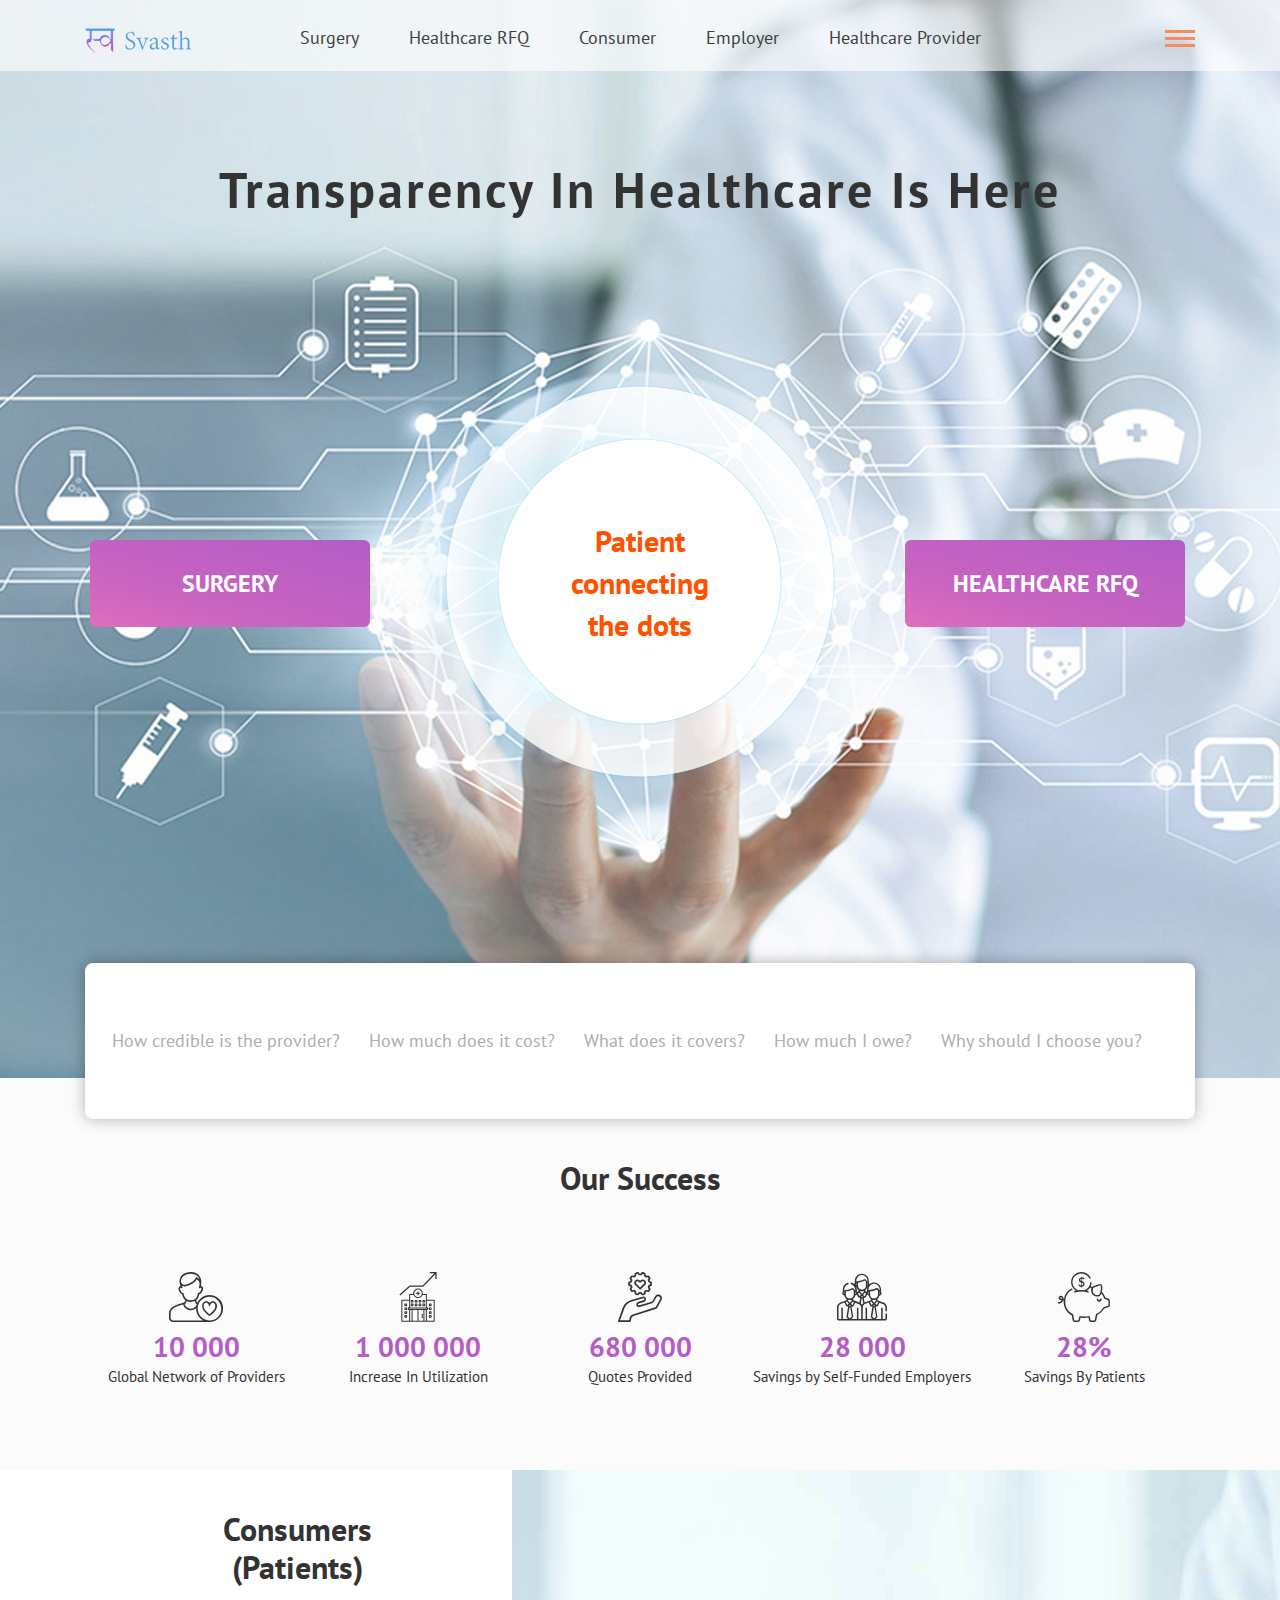
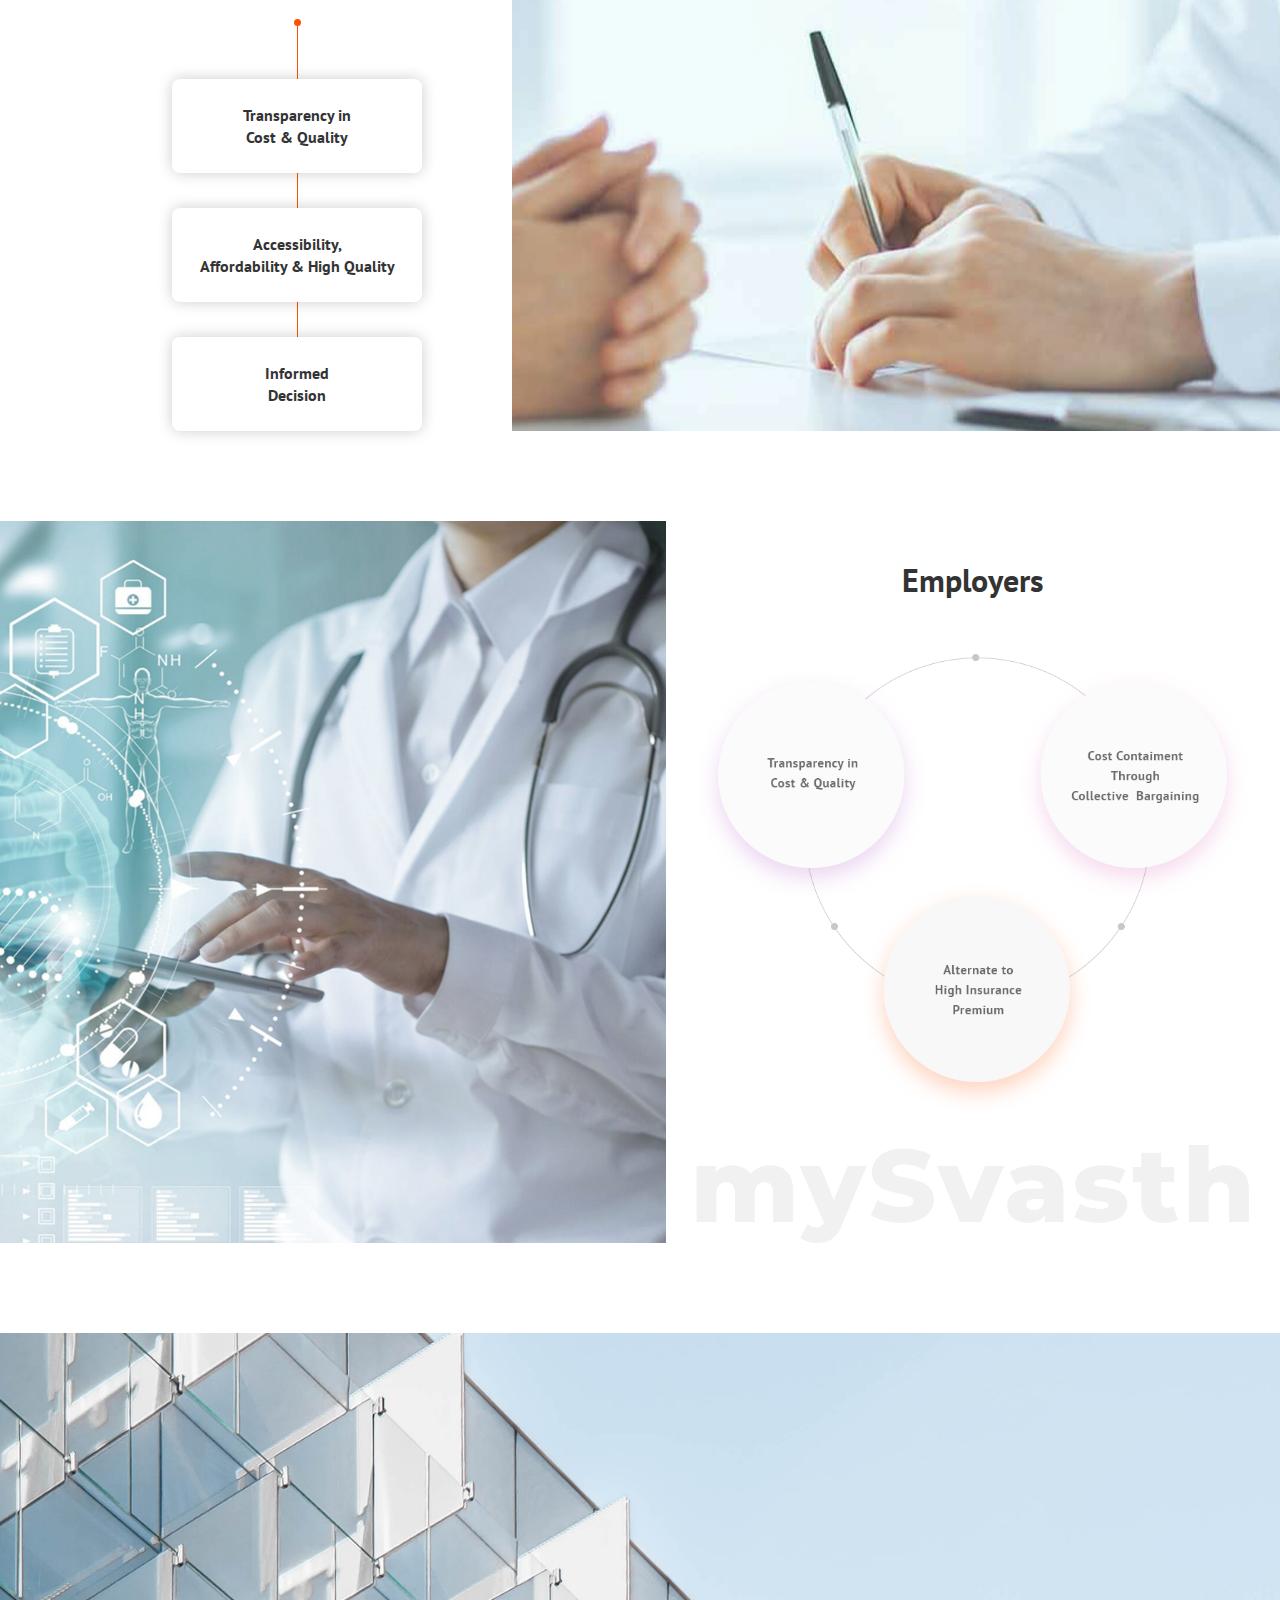
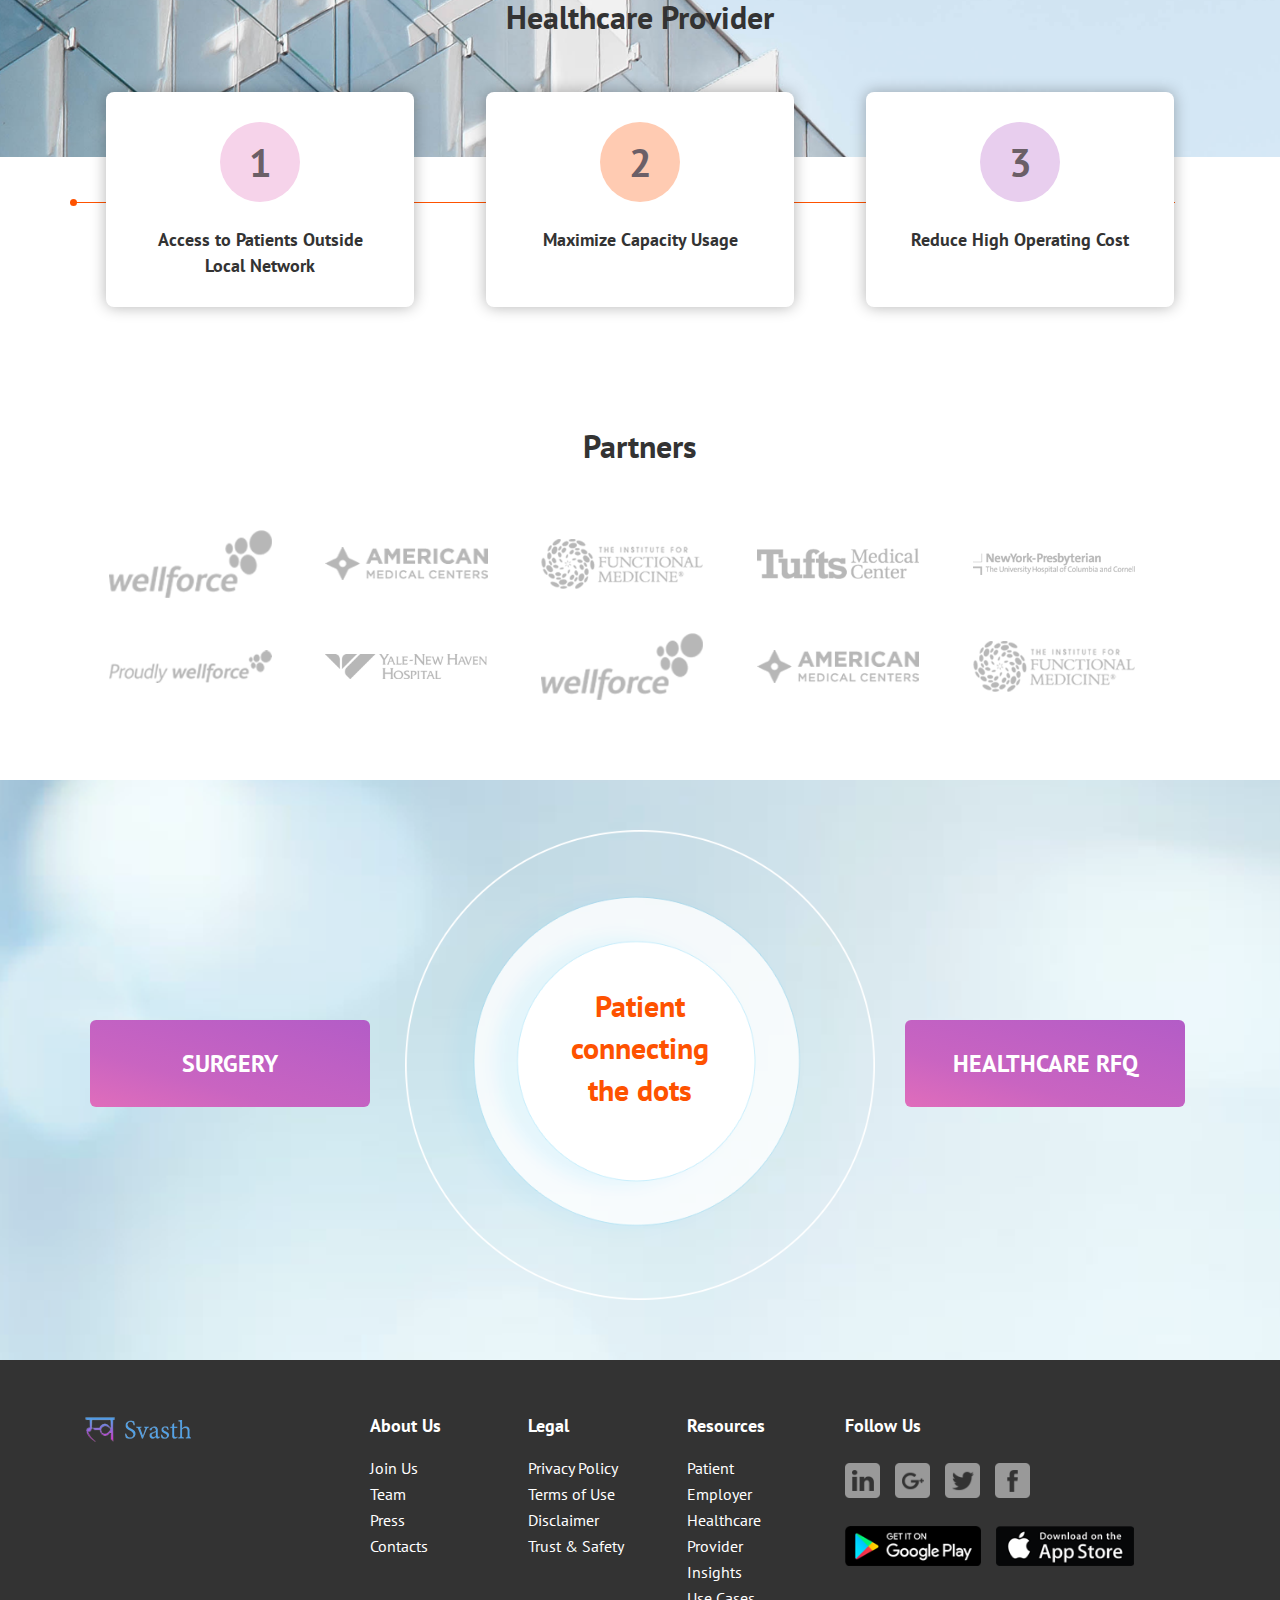
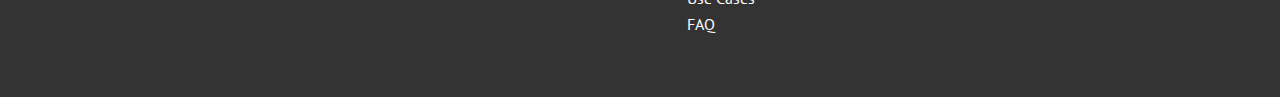
<file: index.html>
<!DOCTYPE html>
<html>
<head>
    
    <meta charset="utf-8">
    <meta name="viewport" content="width=device-width, initial-scale=1, shrink-to-fit=no">
    <title>Masavasth</title>

    <!-- Fav Icon -->
    <link rel="shortcut icon" type="image/png" href="#"/>

    <link rel="stylesheet" type="text/css" href="css/bootstrap.min.css">
    <link rel="stylesheet" type="text/css" href="css/font-awesome.min.css">
    <link rel="stylesheet" type="text/css" href="css/style.css">
    <link rel="stylesheet" type="text/css" href="css/responsive.css">
    <script src='https://www.google.com/recaptcha/api.js'></script>

</head>
<body data-spy="scroll" data-target="#collapsibleNavbar">

<header>
  <div class="container">
    <div class="header_relative">
      <div class="logo_sec"><a class="navbar-brand logo" href="#"><img src="images/logo.png" alt="" title="" /></a></div>
      <div class="logo_r">
        <nav class="navbar navbar-expand-md">
          <!-- Toggler/collapsibe Button -->
          <button class="navbar-toggler" type="button" data-toggle="collapse" data-target="#collapsibleNavbar">
            <span class="navbar-toggler-icon">
              <span></span>
              <span></span>
              <span></span>            
            </span>          
          </button>
          
          <!-- Links -->
          <div class="collapse navbar-collapse justify-content-end" id="collapsibleNavbar">
              <ul class="navbar-nav">
                <li class="nav-item">
                  <a class="nav-link" href="#Investment_Approach">Surgery</a></li>
                <li class="nav-item"><a class="nav-link" href="#Meet_the_Founder">Healthcare RFQ</a></li>
                <li class="nav-item"><a class="nav-link" href="#Meet_the_Founder">Consumer</a></li>
                <li class="nav-item"><a class="nav-link" href="#Meet_the_Founder">Employer</a></li>
                <li class="nav-item"><a class="nav-link" href="#Meet_the_Founder">Healthcare Provider</a></li>
                <!--<li class="nav-item">
                  <a class="nav-link" href="#Results">Results</a>                </li>-->
            
                <!-- Dropdown -->
                <!--<li class="nav-item dropdown">
                  <a class="nav-link dropdown-toggle" href="#" id="navbardrop" data-toggle="dropdown">
                    Dropdown link
                  </a>
                  <div class="dropdown-menu">
                    <a class="dropdown-item" href="#">Link 1</a>
                    <a class="dropdown-item" href="#">Link 2</a>
                    <a class="dropdown-item" href="#">Link 3</a>
                  </div>
                </li> -->
              </ul>
           </div>           
        </nav>
      </div>
      <div class="right_menu">
        <div class="right_menu_btn"><span></span><span></span><span></span></div>
      </div>
     </div>
   </div>
 </div>
</header>


<!-- Banner section -->
<section class="banner_sec">
 <div class="container">
  <div class="row">
   <div class="col-lg-12">
       <h1>Transparency In Healthcare Is Here</h1>
       <div class="banner_circle"><p>Patient <br /> connecting<br />the dots</p></div>
       <div class="banner_btn">
         <a href="#" class="btn1">Surgery</a>
         <a href="#" class="btn2">healthcare RFQ</a>
       </div>
    </div>
  </div>
 </div>
</section>
<!-- End of banner section -->



<!-- Success -->
<div class="success">
  <!-- option2 -->
    <div class="container">
        <div class="option2">
          <ul>
            <li class="current"><a href="#">How credible is the provider?</a></li>
            <li><a href="#">How much does it cost?</a></li>
            <li><a href="#">What does it covers?</a></li>
            <li><a href="#">How much I owe?</a></li>
            <li><a href="#">Why should I choose you?</a></li>
          </ul>
        </div>
      </div>
      <!-- option2 -->
    <div class="container">
      <h1 class="section_title text-center mt-40">Our Success</h1>
      <ul class="success_list">
        <li>
          <div><img src="images/patient.svg" alt="" title="" /></div>
          <h2>10 000</h2>
          <p>Global Network of Providers</p>
        </li>
        <li>
          <div><img src="images/hospital.svg" alt="" title="" /></div>
          <h2>1 000 000</h2>
          <p>Increase In Utilization</p>
        </li>
        <li>
          <div><img src="images/provider.svg" alt="" title="" /></div>
          <h2>680 000</h2>
          <p>Quotes Provided</p>
        </li>
        <li>
          <div><img src="images/employers.svg" alt="" title="" /></div>
          <h2>28 000</h2>
          <p>Savings by Self-Funded Employers</p>
        </li>
        <li>
          <div><img src="images/savings.svg" alt="" title="" /></div>
          <h2>28%</h2>
          <p>Savings By Patients</p>
        </li>
      </ul>
    </div> 
</div>
<!-- //Success -->

<!-- consumer -->
<div class="consumer">
  <div class="consumer_top_inner">
   <div class="consumer_left">
     <div class="consumer_left_inner">
        <h1 class="section_title text-center mt-40">Consumers<br />(Patients)</h1>
        <div class="consumer_list">
          <ul>
            <li>
              <p>Transparency in<br />Cost & Quality</p>
            </li>
            <li>
                <p>Accessibility,<br />Affordability & High Quality</p>
            </li>
            <li>
                <p>Informed<br />Decision</p>
            </li>
          </ul>
        </div>
        </div>
    </div> 
    
    <div class="consumer_right">
      <img src="images/2.png" alt="" title="" class="hide_desk" />
    </div>
    <div class="clear"></div>
  </div>
</div>
<div class="consumer">
    <div class="consumer_left2 hide_mob">
        <img src="images/3.png" alt="" title="" />
     </div> 
     <div class="consumer_right2">
        <h1 class="section_title text-center mt-40">Employers</h1>
         <img src="images/6.png" alt="" title="" class="consumer_6" />
         <img src="images/6_bot.png" alt="" title="" class="consumer_bot_6" />
     </div>
     <div class="consumer_left2 hide_desk">
        <img src="images/3.png" alt="" title="" />
     </div> 
     <div class="clear"></div>
 </div>
<!-- //consumer -->

<!-- Healthcare -->
<div class="healthcare">
    <h1 class="section_title text-center mt-40">Healthcare Provider</h1>
</div>
<!-- //Healthcare -->

<!-- Provider -->
<div class="provider">
   <div class="provider_section">
     <div class="container">
        <div class="provider_inner">
          <div class="row">
            <div class="col-md-4">
              <div class="provider_article">
                  <i>1</i>
                  <p>Access to Patients Outside <br />Local Network</p>
              </div>
            </div>
            <div class="col-md-4">
                <div class="provider_article">
                  <i class="provider2">2</i>
                  <p>Maximize Capacity Usage</p>
                </div>
              </div>
              <div class="col-md-4">
                  <div class="provider_article">
                    <i class="provider3">3</i>
                    <p>Reduce High Operating Cost </p>
                  </div>
                </div>
          </div>
        </div>
     </div>
   </div>
   <div class="container">
       <h1 class="section_title text-center partner_top">Partners</h1>
       <div class="partner_logo">
         <span><a href="#"><img src="images/partner1.png" alt="" title="" /></a></span>
         <span><a href="#"><img src="images/partner2.png" alt="" title="" /></a></span>
         <span><a href="#"><img src="images/partner3.png" alt="" title="" /></a></span>
         <span><a href="#"><img src="images/partner4.png" alt="" title="" /></a></span>
         <span><a href="#"><img src="images/partner5.png" alt="" title="" /></a></span>
         <span><a href="#"><img src="images/partner6.png" alt="" title="" /></a></span>
         <span><a href="#"><img src="images/partner7.png" alt="" title="" /></a></span>
         <span><a href="#"><img src="images/partner8.png" alt="" title="" /></a></span>
         <span><a href="#"><img src="images/partner9.png" alt="" title="" /></a></span>
         <span><a href="#"><img src="images/partner10.png" alt="" title="" /></a></span>
       </div>
   </div> 
</div>
<!-- //Provider -->

<!-- Banner section -->
<section class="fot_bot">
  <div class="container">
   <div class="row">
    <div class="col-lg-12">
        <div class="circle"><p>Patient <br /> connecting<br />the dots</p></div>
        <div class="btn_sec">
          <a href="#" class="btn1">Surgery</a>
          <a href="#" class="btn2">healthcare RFQ</a>
        </div>
     </div>
   </div>
  </div>
 </section>
 <!-- //Banner section -->

 <!-- Footer -->
 <footer>
    <div class="container">
        <div class="row">
            <div class="col-md-3 fot_logo">
               <a href="#"><img src="images/fot_logo.png" alt="" title="" /></a>
            </div>
            <div class="col-md-5">
                <div class="row">
                  <div class="col-md-4 fot_list">
                    <h2>About Us</h2>
                    <ul>
                      <li><a href="#">Join Us</a></li>
                      <li><a href="#">Team</a></li>
                      <li><a href="#">Press</a></li>
                      <li><a href="#">Contacts</a></li>
                    </ul>
                  </div>
                  <div class="col-md-4 fot_list">
                      <h2>Legal</h2>
                      <ul>
                        <li><a href="#">Privacy Policy</a></li>
                        <li><a href="#">Terms of Use</a></li>
                        <li><a href="#">Disclaimer</a></li>
                        <li><a href="#">Trust & Safety</a></li>
                      </ul>
                  </div>
                  <div class="col-md-4 fot_list">
                      <h2>Resources</h2>
                      <ul>
                        <li><a href="#">Patient</a></li>
                        <li><a href="#">Employer</a></li>
                        <li><a href="#">Healthcare Provider</a></li>
                        <li><a href="#">Insights</a></li>
                        <li><a href="#">Use Cases</a></li>
                        <li><a href="#">FAQ</a></li>
                      </ul>
                  </div>
                </div>
            </div>
            <div class="col-md-4 fot_list">
                <h2>Follow Us</h2>
                <div class="fot_social">
                  <a href="#"><img src="images/linkeln_icon.png" alt="" title="" /></a>
                  <a href="#"><img src="images/google_plus.png" alt="" title="" /></a>
                  <a href="#"><img src="images/twitter_icon.png" alt="" title="" /></a>
                  <a href="#"><img src="images/facebook_icon.png" alt="" title="" /></a>
                </div>
                <div class="fot_store">
                  <a href="#"><img src="images/play_store.png" alt="" title="" /></a>
                  <a href="#"><img src="images/app_store.png" alt="" title="" /></a>
                </div>
            </div>
        </div>
    </div>
 </footer>
 <!-- //Footer -->



  <script src="js/jquery-3.3.1.min.js"></script>
  <script src="js/bootstrap.min.js"></script>
  <script src="js/popper.min.js"></script>
  <script src="js/custom.js"></script>

</body>
</html>
</file>
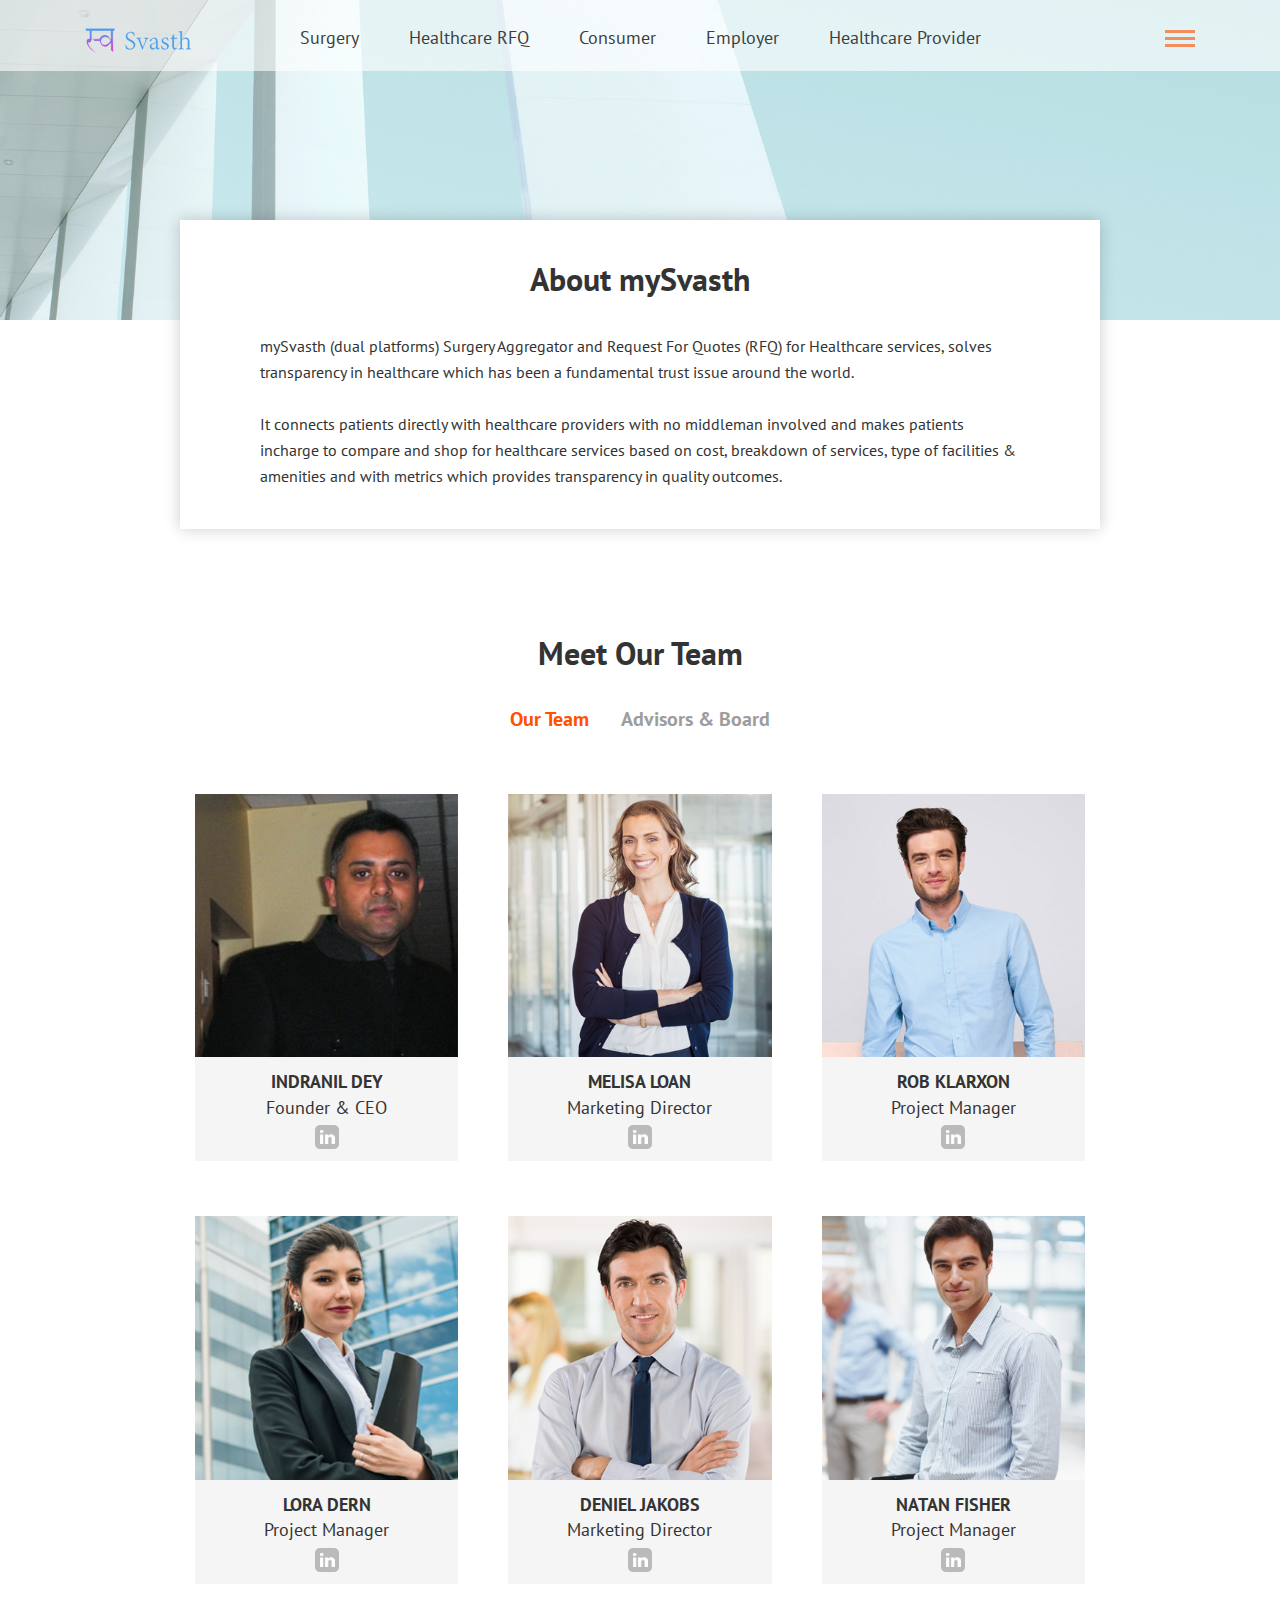
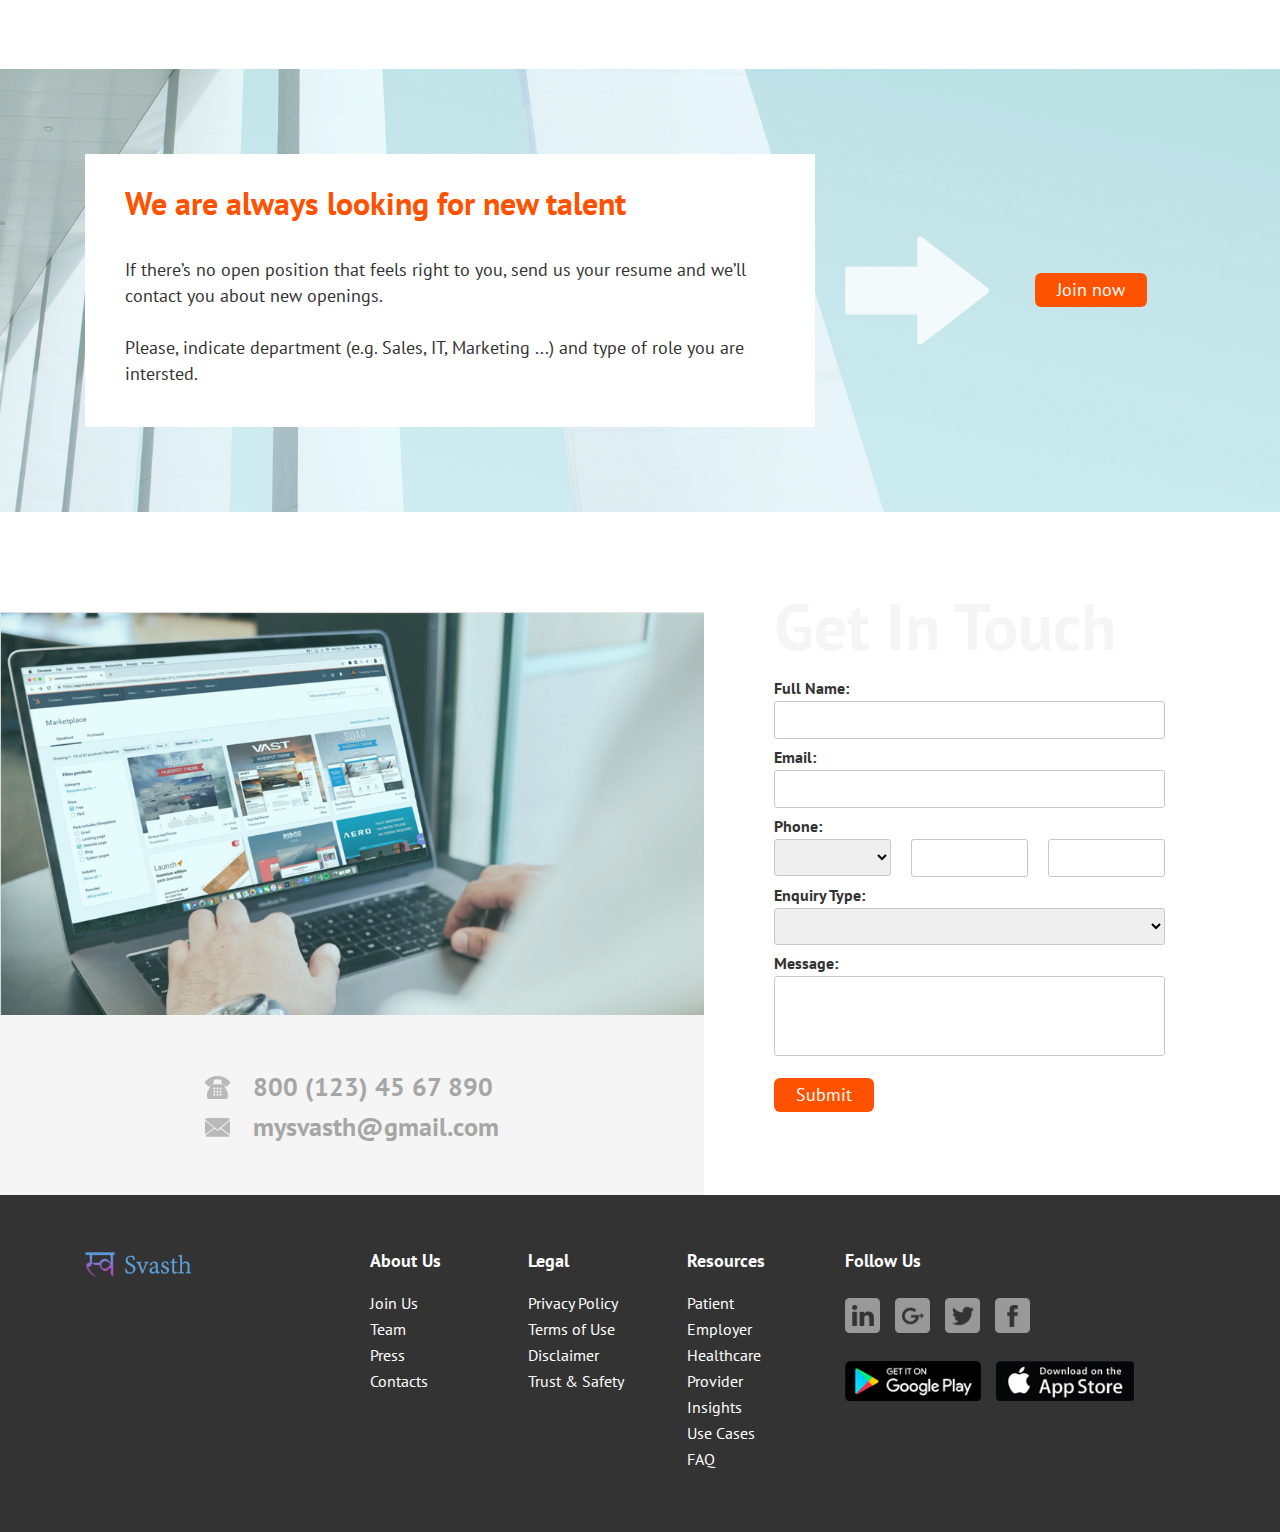
<file: about.html>
<!DOCTYPE html>
<html>
<head>
    
    <meta charset="utf-8">
    <meta name="viewport" content="width=device-width, initial-scale=1, shrink-to-fit=no">
    <title>Masavasth</title>

    <!-- Fav Icon -->
    <link rel="shortcut icon" type="image/png" href="#"/>

    <link rel="stylesheet" type="text/css" href="css/bootstrap.min.css">
    <link rel="stylesheet" type="text/css" href="css/font-awesome.min.css">
    <link rel="stylesheet" type="text/css" href="css/style.css">
    <link rel="stylesheet" type="text/css" href="css/responsive.css">
    <script src="https://www.google.com/recaptcha/api.js?render=6LedG-oUAAAAAC75e2SkKi-iLW0qTronq7K2yqi0"></script>

</head>
<body data-spy="scroll" data-target="#collapsibleNavbar">

    <header>
        <div class="container">
          <div class="header_relative">
            <div class="logo_sec"><a class="navbar-brand logo" href="#"><img src="images/logo.png" alt="" title="" /></a></div>
            <div class="logo_r">
              <nav class="navbar navbar-expand-md">
                <!-- Toggler/collapsibe Button -->
                <button class="navbar-toggler" type="button" data-toggle="collapse" data-target="#collapsibleNavbar">
                  <span class="navbar-toggler-icon">
                    <span></span>
                    <span></span>
                    <span></span>            
                  </span>          
                </button>
                
                <!-- Links -->
                <div class="collapse navbar-collapse justify-content-end" id="collapsibleNavbar">
                    <ul class="navbar-nav">
                      <li class="nav-item">
                        <a class="nav-link" href="#Investment_Approach">Surgery</a></li>
                      <li class="nav-item"><a class="nav-link" href="#Meet_the_Founder">Healthcare RFQ</a></li>
                      <li class="nav-item"><a class="nav-link" href="#Meet_the_Founder">Consumer</a></li>
                      <li class="nav-item"><a class="nav-link" href="#Meet_the_Founder">Employer</a></li>
                      <li class="nav-item"><a class="nav-link" href="#Meet_the_Founder">Healthcare Provider</a></li>
                      <!--<li class="nav-item">
                        <a class="nav-link" href="#Results">Results</a>                </li>-->
                  
                      <!-- Dropdown -->
                      <!--<li class="nav-item dropdown">
                        <a class="nav-link dropdown-toggle" href="#" id="navbardrop" data-toggle="dropdown">
                          Dropdown link
                        </a>
                        <div class="dropdown-menu">
                          <a class="dropdown-item" href="#">Link 1</a>
                          <a class="dropdown-item" href="#">Link 2</a>
                          <a class="dropdown-item" href="#">Link 3</a>
                        </div>
                      </li> -->
                    </ul>
                 </div>           
              </nav>
            </div>
            <div class="right_menu">
              <div class="right_menu_btn"><span></span><span></span><span></span></div>
            </div>
           </div>
         </div>
       </div>
      </header>


<!-- Banner section -->
<section class="about_banner">
</section>
<!-- End of banner section -->

<!-- Surgery Whom -->
<div>
  <div class="container">
    <div class="row">
      <div class="col-md-10 offset-md-1">
        <div class="about_box">
          <h1>About mySvasth</h1>
          <p>
              mySvasth (dual platforms) Surgery Aggregator and Request For Quotes (RFQ) for Healthcare services, solves transparency in healthcare which has been a fundamental trust issue around the world.
<br /><br />
It connects patients directly with healthcare providers with no middleman involved and makes patients incharge to compare and shop for healthcare services based on cost, breakdown of services,  type of facilities & amenities and with metrics which provides transparency in quality outcomes.
          </p>
        </div>

        <!-- Meet or team -->
        <div class="meet_about">
           <h1 class="section_title text-center">Meet Our Team</h1>
           <!-- Nav tabs -->
            <ul class="nav nav-tabs">
                <li class="nav-item">
                  <a class="nav-link active" data-toggle="tab" href="#about_tab">Our Team</a>
                </li>
                <li class="nav-item">
                  <a class="nav-link" data-toggle="tab" href="#advisory">Advisors & Board</a>
                </li>
              </ul>
              
              <!-- Tab panes -->
              <div class="tab-content">
                <div class="tab-pane container active" id="about_tab">
                  <div class="row">
                    <div class="col-md-6 col-lg-4">
                      <div class="about_team_sec">
                        <img src="images/about_2.png" alt="" title="" />
                        <div class="about_team_detail">
                          <h2>INDRANIL DEY</h2>
                          <p>
                              Founder & CEO
                          </p>
                          <div><a href="#"><img src="images/linkedin_icon.png" alt="" title="" /></a></div>
                        </div> 
                      </div>
                    </div>
                    <div class="col-md-6 col-lg-4">
                        <div class="about_team_sec">
                          <img src="images/about_3.png" alt="" title="" />
                          <div class="about_team_detail">
                            <h2>MeLISA LOAN</h2>
                            <p>
                                Marketing Director
                            </p>
                            <div><a href="#"><img src="images/linkedin_icon.png" alt="" title="" /></a></div>
                          </div> 
                        </div>
                      </div>
                      <div class="col-md-6 col-lg-4">
                          <div class="about_team_sec">
                            <img src="images/about_4.png" alt="" title="" />
                            <div class="about_team_detail">
                              <h2>ROB KLARXON</h2>
                              <p>
                                  Project Manager
                              </p>
                              <div><a href="#"><img src="images/linkedin_icon.png" alt="" title="" /></a></div>
                            </div> 
                          </div>
                        </div>
                  </div>
                  <div class="row">
                      <div class="col-md-6 col-lg-4">
                        <div class="about_team_sec">
                          <img src="images/about_5.png" alt="" title="" />
                          <div class="about_team_detail">
                            <h2>Lora DeRN</h2>
                            <p>
                                Project Manager
                            </p>
                            <div><a href="#"><img src="images/linkedin_icon.png" alt="" title="" /></a></div>
                          </div> 
                        </div>
                      </div>
                      <div class="col-md-6 col-lg-4">
                          <div class="about_team_sec">
                            <img src="images/about_6.png" alt="" title="" />
                            <div class="about_team_detail">
                              <h2>deniel jakobs</h2>
                              <p>
                                  Marketing Director
                              </p>
                              <div><a href="#"><img src="images/linkedin_icon.png" alt="" title="" /></a></div>
                            </div> 
                          </div>
                        </div>
                        <div class="col-md-6 col-lg-4">
                            <div class="about_team_sec">
                              <img src="images/about_7.png" alt="" title="" />
                              <div class="about_team_detail">
                                <h2>natan fisher</h2>
                                <p>
                                    Project Manager
                                </p>
                                <div><a href="#"><img src="images/linkedin_icon.png" alt="" title="" /></a></div>
                              </div> 
                            </div>
                          </div>
                    </div>
                </div>
                <div class="tab-pane container fade" id="advisory">
                    <div class="row">
                        <div class="col-md-6 col-lg-4">
                          <div class="about_team_sec">
                            <img src="images/about_2.png" alt="" title="" />
                            <div class="about_team_detail">
                              <h2>INDRANIL DEY</h2>
                              <p>
                                  Founder & CEO
                              </p>
                              <div><a href="#"><img src="images/linkedin_icon.png" alt="" title="" /></a></div>
                            </div> 
                          </div>
                        </div>
                        <div class="col-md-6 col-lg-4">
                            <div class="about_team_sec">
                              <img src="images/about_3.png" alt="" title="" />
                              <div class="about_team_detail">
                                <h2>MeLISA LOAN</h2>
                                <p>
                                    Marketing Director
                                </p>
                                <div><a href="#"><img src="images/linkedin_icon.png" alt="" title="" /></a></div>
                              </div> 
                            </div>
                          </div>
                          <div class="col-md-6 col-lg-4">
                              <div class="about_team_sec">
                                <img src="images/about_4.png" alt="" title="" />
                                <div class="about_team_detail">
                                  <h2>ROB KLARXON</h2>
                                  <p>
                                      Project Manager
                                  </p>
                                  <div><a href="#"><img src="images/linkedin_icon.png" alt="" title="" /></a></div>
                                </div> 
                              </div>
                            </div>
                      </div>
                </div>
                
              </div>
            <!-- //Nav tabs -->
        </div>
        <!-- //Meet or team -->
      </div>
    </div>
    
  </div>
</div>
<!-- //Surgery Whom -->




<!-- we looking for talent -->
<section class="looking_banner_bot">
    <div class="container">
        
            <div class="row">
              <div class="col-md-7 col-lg-8 my-auto">
                <div class="looking_talent">
                  <h2>We are always looking for new talent</h2>
                  <p>
                      If there’s no open position that feels right to you, send us your resume and we’ll contact you about new openings.
<br /><br />
                      Please, indicate department (e.g. Sales, IT, Marketing ...) and type of role you are intersted.
                  </p>
                </div>
              </div>
              <div class="col-md-2 col-lg-2 my-auto looking_talent_arrow">
                  <div class="hide_mob"><img src="images/about_r_arrow.png" alt="" title="" /></div>
                  <div class="hide_desk"><img src="images/about_arrow_down.png" alt="" title="" /></div>
              </div>
              <div class="col-md-3 col-lg-2 my-auto looking_talent_a">
                  <a href="#" class="org_btn">Join now</a>
                </div>
            </div>

          </div>
   </section>
   <!--//we looking for talent -->

<!-- get in touch -->
<section class="get_touch">
     <div class="get_touch_r">
       <div class="get_touch_inner">
        <h1 class="get_touch_title">Get In Touch</h1>
        <form class="surgey_form">
          <label>Full Name:</label>
          <input type="text" />
          <label>Email:</label>
          <input type="text" />
          <label>Phone:</label>
          <div class="row">
            <div class="col-md-4">
                <select>
                    <option></option>
                  </select>
            </div>
            <div class="col-md-4">
                <input type="text" />
            </div>
            <div class="col-md-4">
                <input type="text" />
            </div>
          </div>
          <label>Enquiry Type:</label>
          <select>
            <option></option>
          </select>
          <label>Message:</label>
          <textarea></textarea>
          <div class="g-recaptcha" id="rcaptcha"  data-sitekey="6LedG-oUAAAAAC75e2SkKi-iLW0qTronq7K2yqi0"></div>
          <div><input type="submit" class="org_btn" value="Submit" /></div>
        </form>
      </div> 
     </div>
     <div class="get_touch_l">
        <img src="images/surgery_5.png" alt="" title="" />  
        <div>
          <div><i><img src="images/surgery_phone.svg" alt="" title="" /></i> <span>800 (123) 45 67 890</span></div>
          <div><i><img src="images/surgery_mail.svg" alt="" title="" /></i> <span>mysvasth@gmail.com</span></div>
        </div>
     </div>
     <div class="clear"></div>
</section>
<!-- End of get in touch -->


 <!-- Footer -->
 <footer>
    <div class="container">
        <div class="row">
            <div class="col-md-3 fot_logo">
               <a href="#"><img src="images/fot_logo.png" alt="" title="" /></a>
            </div>
            <div class="col-md-5">
                <div class="row">
                  <div class="col-sm-4 fot_list">
                    <h2>About Us</h2>
                    <ul>
                      <li><a href="#">Join Us</a></li>
                      <li><a href="#">Team</a></li>
                      <li><a href="#">Press</a></li>
                      <li><a href="#">Contacts</a></li>
                    </ul>
                  </div>
                  <div class="col-md-4 fot_list">
                      <h2>Legal</h2>
                      <ul>
                        <li><a href="#">Privacy Policy</a></li>
                        <li><a href="#">Terms of Use</a></li>
                        <li><a href="#">Disclaimer</a></li>
                        <li><a href="#">Trust & Safety</a></li>
                      </ul>
                  </div>
                  <div class="col-md-4 fot_list">
                      <h2>Resources</h2>
                      <ul>
                        <li><a href="#">Patient</a></li>
                        <li><a href="#">Employer</a></li>
                        <li><a href="#">Healthcare Provider</a></li>
                        <li><a href="#">Insights</a></li>
                        <li><a href="#">Use Cases</a></li>
                        <li><a href="#">FAQ</a></li>
                      </ul>
                  </div>
                </div>
            </div>
            <div class="col-md-4 fot_list">
                <h2>Follow Us</h2>
                <div class="fot_social">
                  <a href="#"><img src="images/linkeln_icon.png" alt="" title="" /></a>
                  <a href="#"><img src="images/google_plus.png" alt="" title="" /></a>
                  <a href="#"><img src="images/twitter_icon.png" alt="" title="" /></a>
                  <a href="#"><img src="images/facebook_icon.png" alt="" title="" /></a>
                </div>
                <div class="fot_store">
                  <a href="#"><img src="images/play_store.png" alt="" title="" /></a>
                  <a href="#"><img src="images/app_store.png" alt="" title="" /></a>
                </div>
            </div>
        </div>
    </div>
 </footer>
 <!-- //Footer -->



  <script src="js/jquery-3.3.1.min.js"></script>
  <script src="js/bootstrap.min.js"></script>
  <script src="js/popper.min.js"></script>
  <script src="js/custom.js"></script>

</body>
</html>
</file>
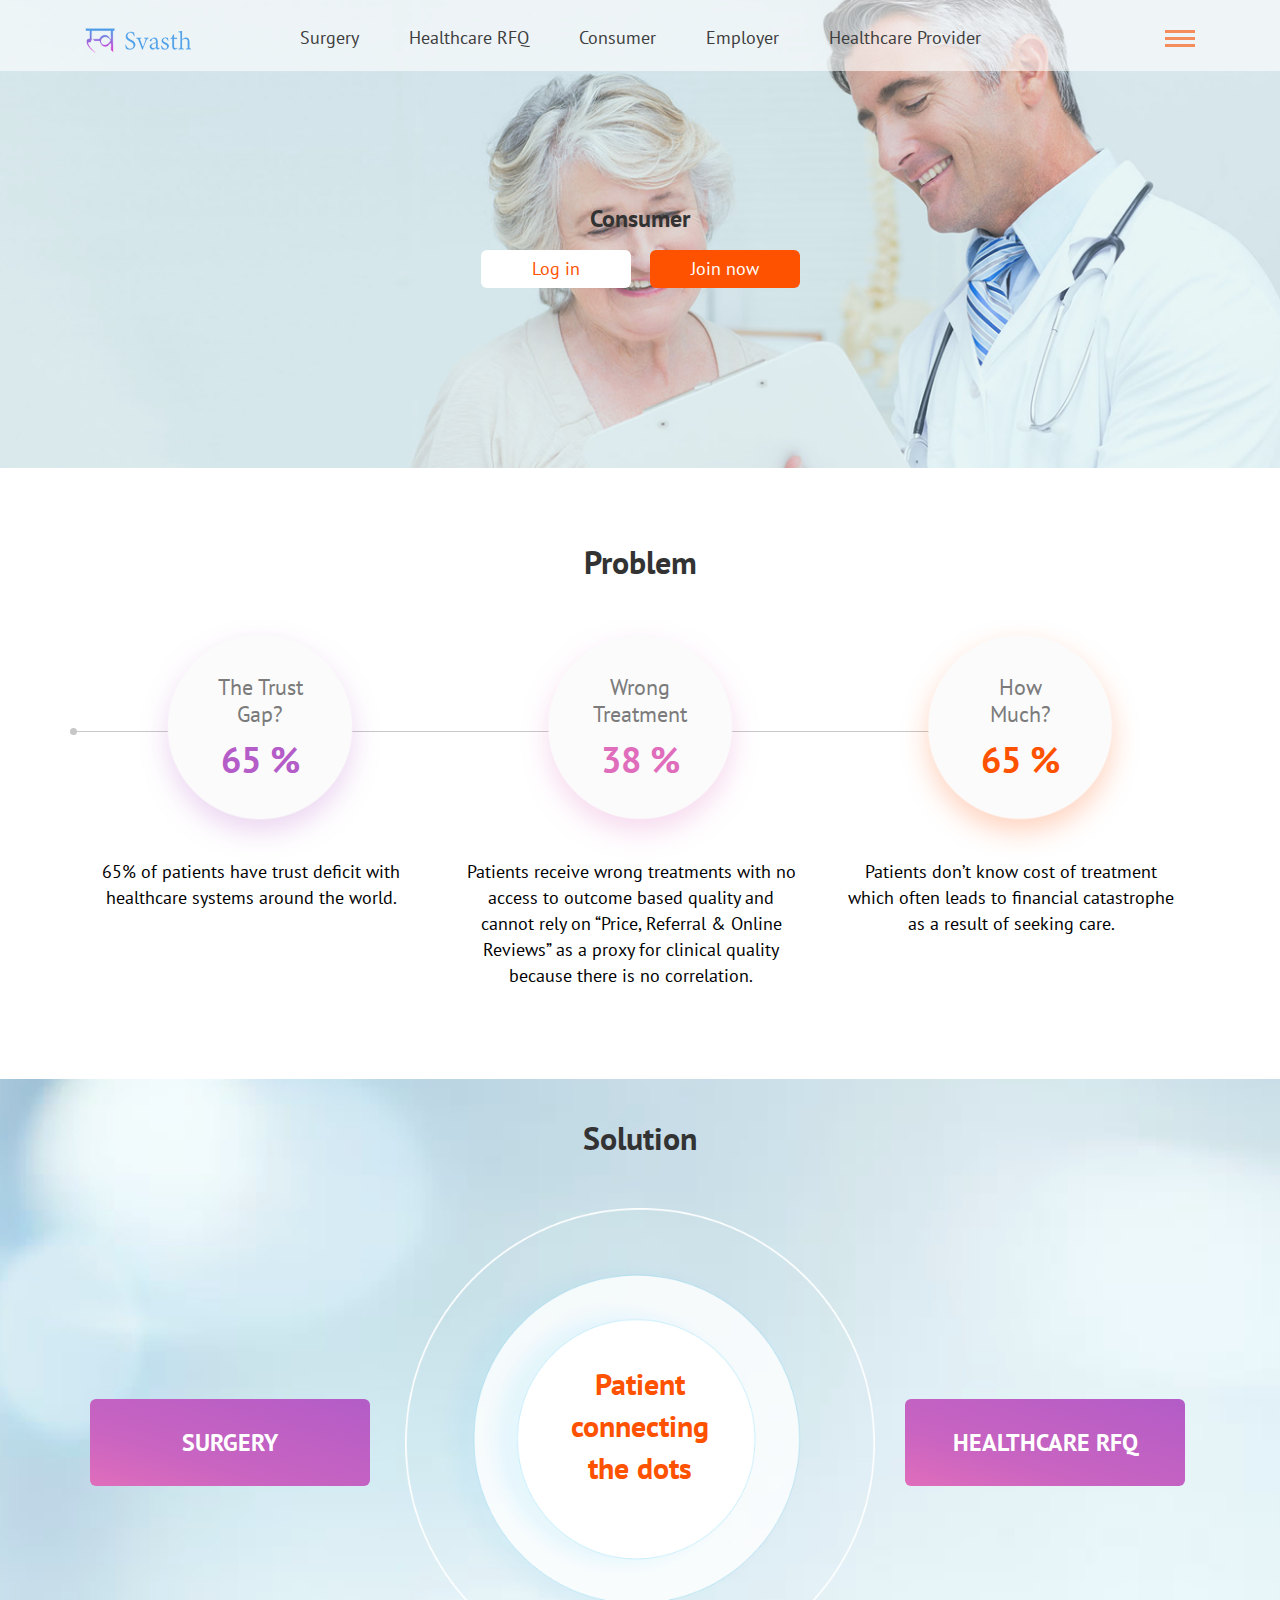
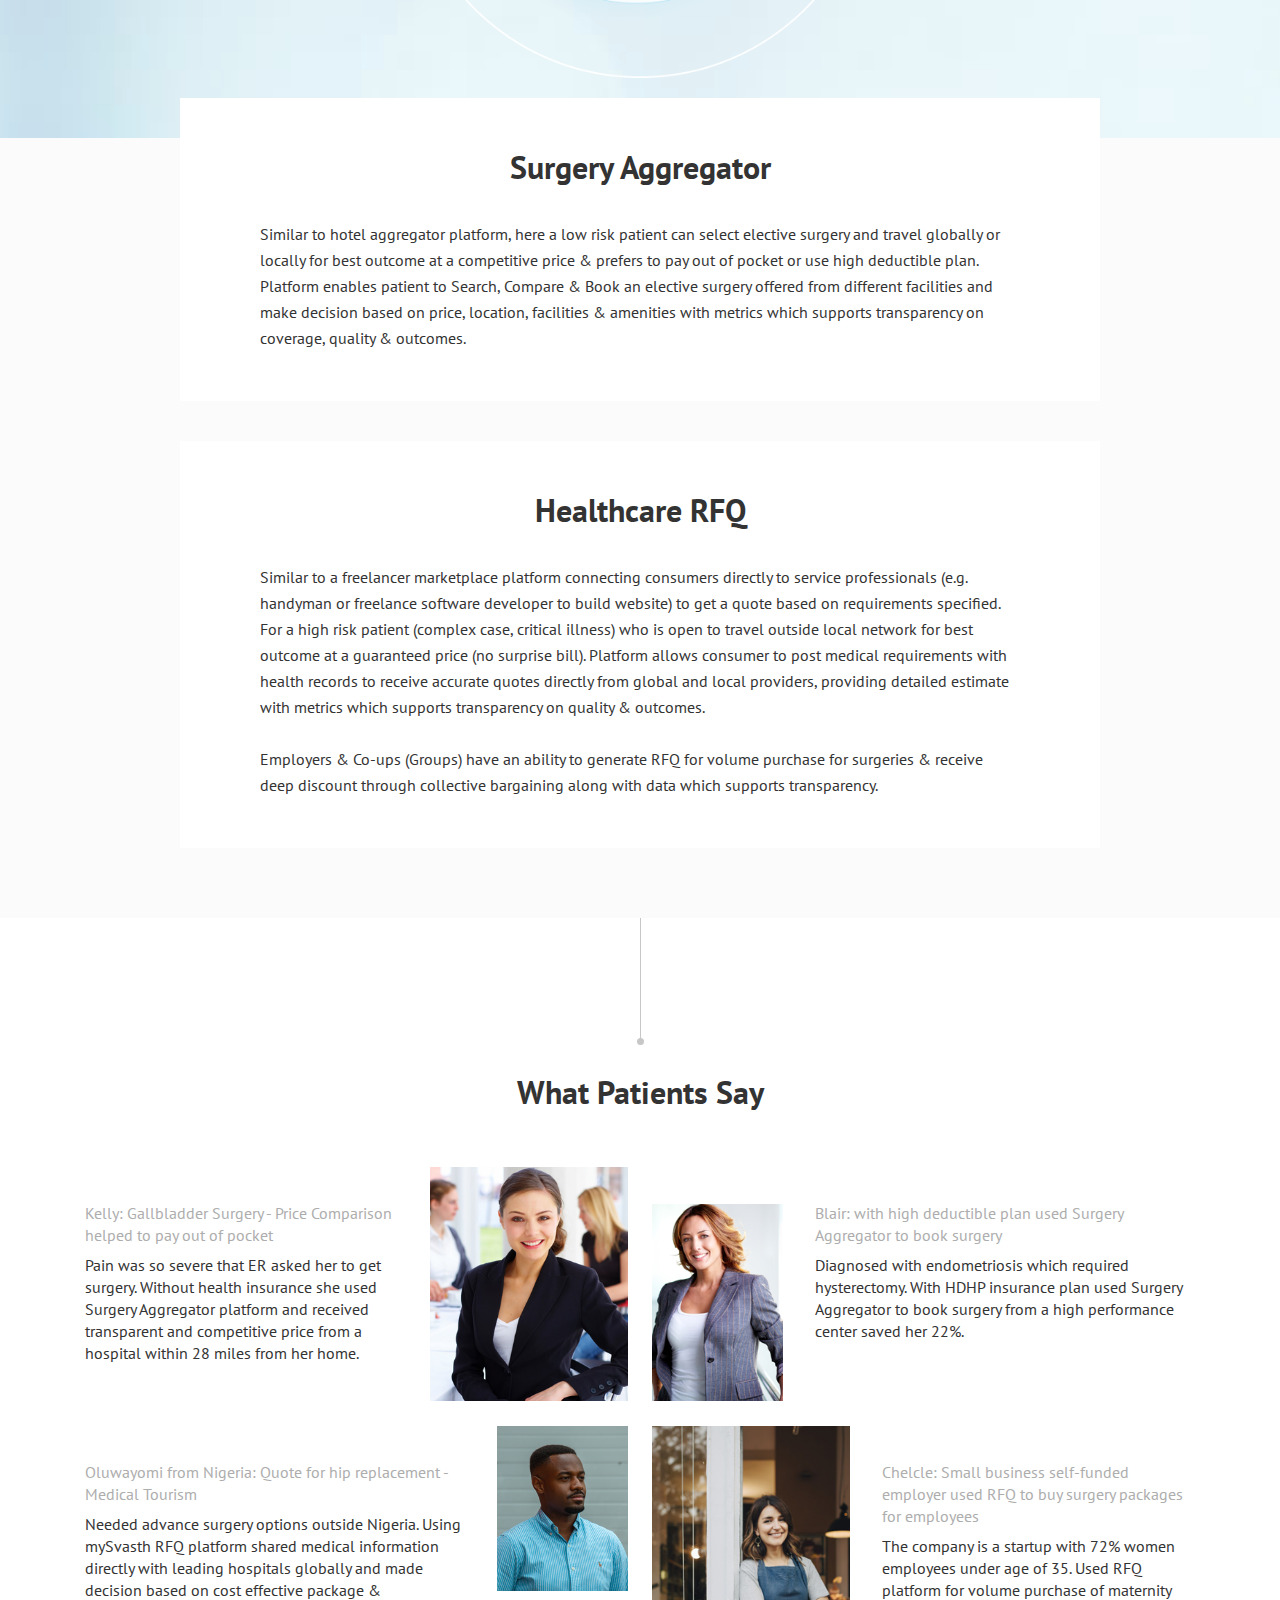
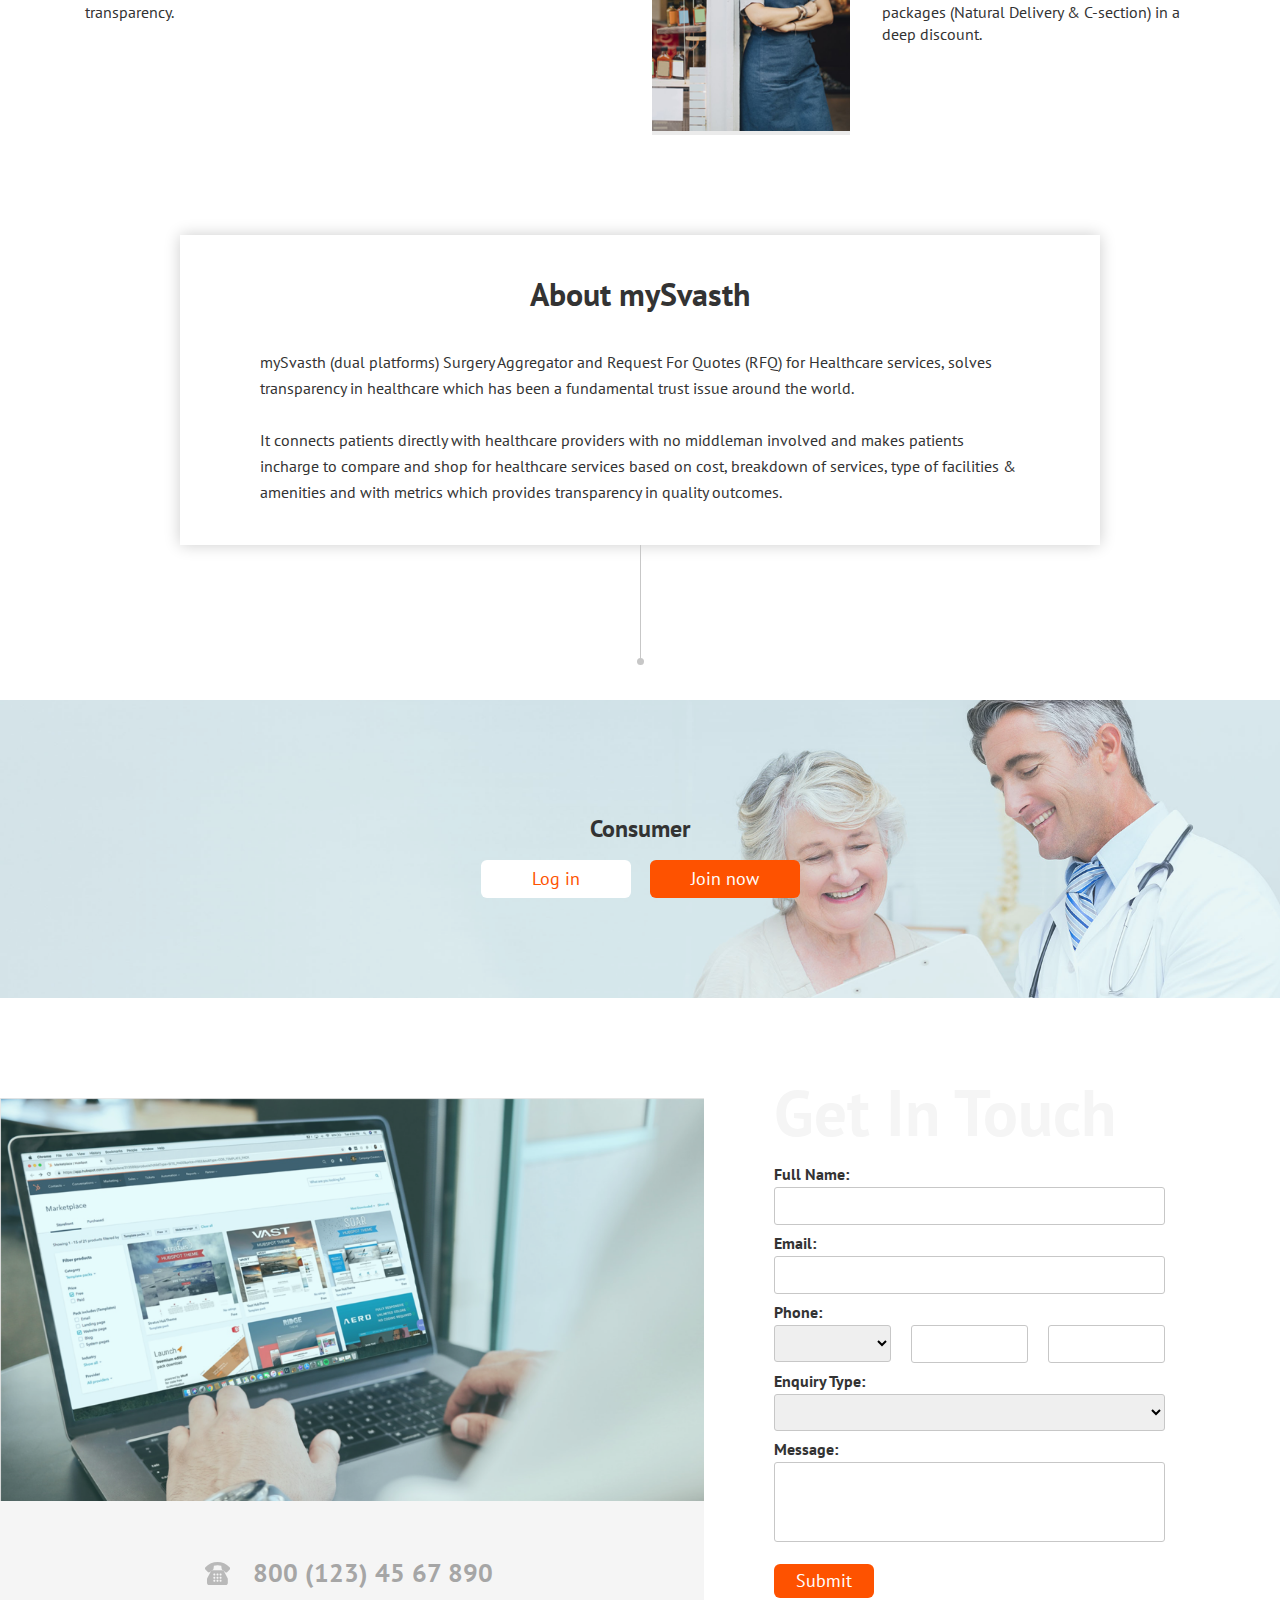
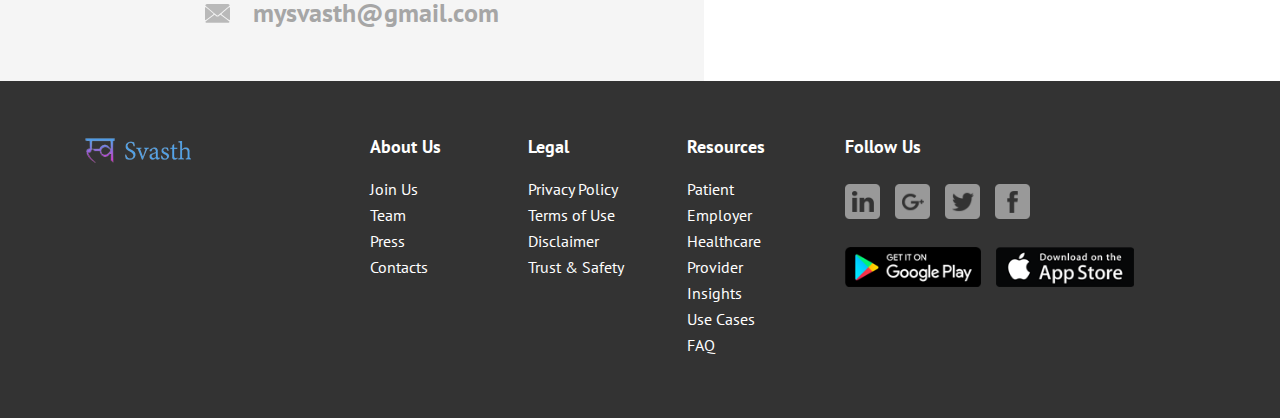
<file: consumer.html>
<!DOCTYPE html>
<html>
<head>
    
    <meta charset="utf-8">
    <meta name="viewport" content="width=device-width, initial-scale=1, shrink-to-fit=no">
    <title>Masavasth</title>

    <!-- Fav Icon -->
    <link rel="shortcut icon" type="image/png" href="#"/>

    <link rel="stylesheet" type="text/css" href="css/bootstrap.min.css">
    <link rel="stylesheet" type="text/css" href="css/font-awesome.min.css">
    <link rel="stylesheet" type="text/css" href="css/style.css">
    <link rel="stylesheet" type="text/css" href="css/responsive.css">
    <script src="https://www.google.com/recaptcha/api.js?render=6LedG-oUAAAAAC75e2SkKi-iLW0qTronq7K2yqi0"></script>

</head>
<body data-spy="scroll" data-target="#collapsibleNavbar">

    <header>
        <div class="container">
          <div class="header_relative">
            <div class="logo_sec"><a class="navbar-brand logo" href="#"><img src="images/logo.png" alt="" title="" /></a></div>
            <div class="logo_r">
              <nav class="navbar navbar-expand-md">
                <!-- Toggler/collapsibe Button -->
                <button class="navbar-toggler" type="button" data-toggle="collapse" data-target="#collapsibleNavbar">
                  <span class="navbar-toggler-icon">
                    <span></span>
                    <span></span>
                    <span></span>            
                  </span>          
                </button>
                
                <!-- Links -->
                <div class="collapse navbar-collapse justify-content-end" id="collapsibleNavbar">
                    <ul class="navbar-nav">
                      <li class="nav-item">
                        <a class="nav-link" href="#Investment_Approach">Surgery</a></li>
                      <li class="nav-item"><a class="nav-link" href="#Meet_the_Founder">Healthcare RFQ</a></li>
                      <li class="nav-item"><a class="nav-link" href="#Meet_the_Founder">Consumer</a></li>
                      <li class="nav-item"><a class="nav-link" href="#Meet_the_Founder">Employer</a></li>
                      <li class="nav-item"><a class="nav-link" href="#Meet_the_Founder">Healthcare Provider</a></li>
                      <!--<li class="nav-item">
                        <a class="nav-link" href="#Results">Results</a>                </li>-->
                  
                      <!-- Dropdown -->
                      <!--<li class="nav-item dropdown">
                        <a class="nav-link dropdown-toggle" href="#" id="navbardrop" data-toggle="dropdown">
                          Dropdown link
                        </a>
                        <div class="dropdown-menu">
                          <a class="dropdown-item" href="#">Link 1</a>
                          <a class="dropdown-item" href="#">Link 2</a>
                          <a class="dropdown-item" href="#">Link 3</a>
                        </div>
                      </li> -->
                    </ul>
                 </div>           
              </nav>
            </div>
            <div class="right_menu">
              <div class="right_menu_btn"><span></span><span></span><span></span></div>
            </div>
           </div>
         </div>
       </div>
      </header>

<!-- Banner section -->
<section class="consumer_banner">
 <div class="container">
  <div class="row">
   <div class="col-lg-12">
       <h2>Consumer</h2>
       <div>
         <a href="#" class="white_btn">Log in</a>
         <a href="#" class="org_btn">Join now</a>
       </div>
    </div>
  </div>
 </div>
</section>
<!-- End of banner section -->

<!-- consumer problem -->
<div class="consumer_problem_sec">
  <div class="container">
        
            <h1 class="section_title text-center">Problem</h1>
            <div class="consumer_problem">
              <div class="row">
                <div class="col-md-4 consume_article_outer">
                  <div class="consume_article">
                    <h2>The Trust <br />Gap?</h2>
                    <p>65 %</p>
                  </div>
                  <p>65% of patients have trust deficit with healthcare systems around the world.</p>
                </div>
                <div class="col-md-4 consume_article_outer">
                  <div class="consume_article consume_article2">
                    <h2>Wrong <br />Treatment</h2>
                    <p>38 %</p>
                  </div>
                  <p>Patients receive wrong treatments with no access to outcome based quality and cannot rely on “Price, Referral & Online Reviews” as a proxy for clinical quality because there is no correlation.</p>
                </div>
                <div class="col-md-4 consume_article_outer">
                  <div class="consume_article consume_article3">
                    <h2>How <br />Much?</h2>
                    <p>65 %</p>
                  </div>
                  <p>Patients don’t know cost of treatment which often leads to financial catastrophe as a result of seeking care.</p>
                </div>
              </div>
            </div>

  </div>
</div>
<!-- //consumer problem -->

<!-- Solution section -->
<section class="fot_bot consumer_dot">
  <div class="container">
   <div class="row">
    <div class="col-lg-12">
        <h1 class="section_title text-center mt-40">Solution</h1>
        <div class="circle"><p>Patient <br /> connecting<br />the dots</p></div>
        <div class="btn_sec">
          <a href="#" class="btn1">Surgery</a>
          <a href="#" class="btn2">healthcare RFQ</a>
        </div>
     </div>
   </div>
  </div>
 </section>
 <!-- //solution section -->

 <div class="surgery_whom">
    <div class="container">
      <div class="row">
        <div class="col-md-10 offset-md-1">
          <div class="surgery_whom_inner">
            <h1>Surgery Aggregator</h1>
            <p>
                Similar to hotel aggregator platform, here a low risk patient can select elective surgery and travel globally or locally  for best outcome at a competitive price & prefers to pay out of pocket or use high deductible plan.
Platform enables patient to Search, Compare & Book an elective surgery offered from different facilities and make decision based on price, location, facilities & amenities with metrics which supports transparency on coverage, quality & outcomes.
            </p>
          </div>

          <div class="surgery_whom_inner mt-40">
              <h1>Healthcare RFQ</h1>
              <p>
                  Similar to a freelancer marketplace platform connecting consumers directly to service professionals (e.g. handyman or freelance software developer to build website) to get a quote based on requirements specified. 
For a high risk patient (complex case, critical illness) who is open to travel outside local network for best outcome at a guaranteed price (no surprise bill).
Platform allows consumer to post medical requirements with health records to receive accurate quotes directly from global and local providers, providing detailed estimate with metrics which supports transparency on quality & outcomes.
<br /><br />
Employers & Co-ups (Groups) have an ability to generate RFQ for volume purchase for surgeries & receive deep discount through collective bargaining along with data which supports transparency. 
              </p>
            </div>
        </div>
      </div>
    </div>
  </div>



<!-- paitient -->
<div class="consumer_patient_say">
    <div class="container">
      <h1 class="section_title text-center">What Patients Say</h1>
      <div class="consumer_say_table">
          <div class="consumer_say_cell1">
            <div>
                <h2>Kelly: Gallbladder Surgery - Price Comparison helped to pay out of pocket</h2>
                <p>Pain was so severe that ER asked her to get surgery. Without health insurance she used Surgery Aggregator platform and received transparent and competitive price from a hospital within 28 miles from her home. </p>
            </div>
          </div>
          <div class="consumer_say_cell2">
            <div>
              <img src="images/consumer_3.png" alt="" title="" />
            </div>
          </div>
          <div class="consumer_say_cell3">
              <div>
                  <img src="images/consumer_4.png" alt="" title="" />
              </div>
          </div>
          <div class="consumer_say_cell4">
            <div>
              <h2>Blair: with high deductible plan used Surgery Aggregator to book surgery</h2>
              <p>Diagnosed with endometriosis which  required hysterectomy. With HDHP insurance plan used Surgery Aggregator to book surgery from a high performance center saved her 22%.</p>
            </div>
          </div>
      </div>
      <div class="consumer_say_table">
          <div class="consumer_say_cell5">
            <div>
                <h2>Oluwayomi from Nigeria: Quote for hip replacement - Medical Tourism</h2>
                <p>Needed advance surgery options outside Nigeria. Using mySvasth RFQ platform shared medical information directly with  leading hospitals globally and made decision based on cost effective package & transparency.</p>
            </div>
          </div>
          <div class="consumer_say_cell6">
            <div>
              <img src="images/consumer_5.png" alt="" title="" />
            </div>
          </div>
          <div class="consumer_say_cell7">
              <div>
                  <img src="images/consumer_6.png" alt="" title="" />
              </div>
          </div>
          <div class="consumer_say_cell8">
            <div>
              <h2>Chelcle: Small business self-funded employer used RFQ to buy surgery packages for employees</h2>
              <p>The company is a startup with 72% women employees under age of 35. Used RFQ platform for volume purchase of maternity packages (Natural Delivery & C-section) in a deep discount.</p>
            </div>
          </div>
      </div>
      <div class="row">
        <div class="col-md-10 offset-md-1">
          <div class="about_box consumer_about">
              <div class="consumer_about_inner">
                <h1>About mySvasth</h1>
                <p>
                    mySvasth (dual platforms) Surgery Aggregator and Request For Quotes (RFQ) for Healthcare services, solves transparency in healthcare which has been a fundamental trust issue around the world.
      <br><br>
      It connects patients directly with healthcare providers with no middleman involved and makes patients incharge to compare and shop for healthcare services based on cost, breakdown of services,  type of facilities &amp; amenities and with metrics which provides transparency in quality outcomes.
                </p>
              </div>
          </div>
        </div>
      </div>
      
    </div>
  
</div>
<!-- //paitient -->

<!-- consumer -->
<section class="surgery_banner consumer_banner_bot">
    <div class="container">
     <div class="row">
      <div class="col-lg-12">
          <h2>Consumer</h2>
          <div>
            <a href="#" class="white_btn">Log in</a>
            <a href="#" class="org_btn">Join now</a>
          </div>
       </div>
     </div>
    </div>
   </section>
   <!-- End of consumer -->

<!-- get in touch -->
<section class="get_touch">
     <div class="get_touch_r">
       <div class="get_touch_inner">
        <h1 class="get_touch_title">Get In Touch</h1>
        <form class="surgey_form">
          <label>Full Name:</label>
          <input type="text" />
          <label>Email:</label>
          <input type="text" />
          <label>Phone:</label>
          <div class="row">
            <div class="col-md-4">
                <select>
                    <option></option>
                  </select>
            </div>
            <div class="col-md-4">
                <input type="text" />
            </div>
            <div class="col-md-4">
                <input type="text" />
            </div>
          </div>
          <label>Enquiry Type:</label>
          <select>
            <option></option>
          </select>
          <label>Message:</label>
          <textarea></textarea>
          <div class="g-recaptcha" id="rcaptcha"  data-sitekey="6LedG-oUAAAAAC75e2SkKi-iLW0qTronq7K2yqi0"></div>
          <div><input type="submit" class="org_btn" value="Submit" /></div>
        </form>
      </div> 
     </div>
     <div class="get_touch_l">
        <img src="images/surgery_5.png" alt="" title="" />  
        <div>
          <div><i><img src="images/surgery_phone.svg" alt="" title="" /></i> <span>800 (123) 45 67 890</span></div>
          <div><i><img src="images/surgery_mail.svg" alt="" title="" /></i> <span>mysvasth@gmail.com</span></div>
        </div>
     </div>
     <div class="clear"></div>
</section>
<!-- End of get in touch -->


 <!-- Footer -->
 <footer>
    <div class="container">
        <div class="row">
            <div class="col-md-3 fot_logo">
               <a href="#"><img src="images/fot_logo.png" alt="" title="" /></a>
            </div>
            <div class="col-md-5">
                <div class="row">
                  <div class="col-sm-4 fot_list">
                    <h2>About Us</h2>
                    <ul>
                      <li><a href="#">Join Us</a></li>
                      <li><a href="#">Team</a></li>
                      <li><a href="#">Press</a></li>
                      <li><a href="#">Contacts</a></li>
                    </ul>
                  </div>
                  <div class="col-md-4 fot_list">
                      <h2>Legal</h2>
                      <ul>
                        <li><a href="#">Privacy Policy</a></li>
                        <li><a href="#">Terms of Use</a></li>
                        <li><a href="#">Disclaimer</a></li>
                        <li><a href="#">Trust & Safety</a></li>
                      </ul>
                  </div>
                  <div class="col-md-4 fot_list">
                      <h2>Resources</h2>
                      <ul>
                        <li><a href="#">Patient</a></li>
                        <li><a href="#">Employer</a></li>
                        <li><a href="#">Healthcare Provider</a></li>
                        <li><a href="#">Insights</a></li>
                        <li><a href="#">Use Cases</a></li>
                        <li><a href="#">FAQ</a></li>
                      </ul>
                  </div>
                </div>
            </div>
            <div class="col-md-4 fot_list">
                <h2>Follow Us</h2>
                <div class="fot_social">
                  <a href="#"><img src="images/linkeln_icon.png" alt="" title="" /></a>
                  <a href="#"><img src="images/google_plus.png" alt="" title="" /></a>
                  <a href="#"><img src="images/twitter_icon.png" alt="" title="" /></a>
                  <a href="#"><img src="images/facebook_icon.png" alt="" title="" /></a>
                </div>
                <div class="fot_store">
                  <a href="#"><img src="images/play_store.png" alt="" title="" /></a>
                  <a href="#"><img src="images/app_store.png" alt="" title="" /></a>
                </div>
            </div>
        </div>
    </div>
 </footer>
 <!-- //Footer -->



  <script src="js/jquery-3.3.1.min.js"></script>
  <script src="js/bootstrap.min.js"></script>
  <script src="js/popper.min.js"></script>
  <script src="js/custom.js"></script>

</body>
</html>
</file>
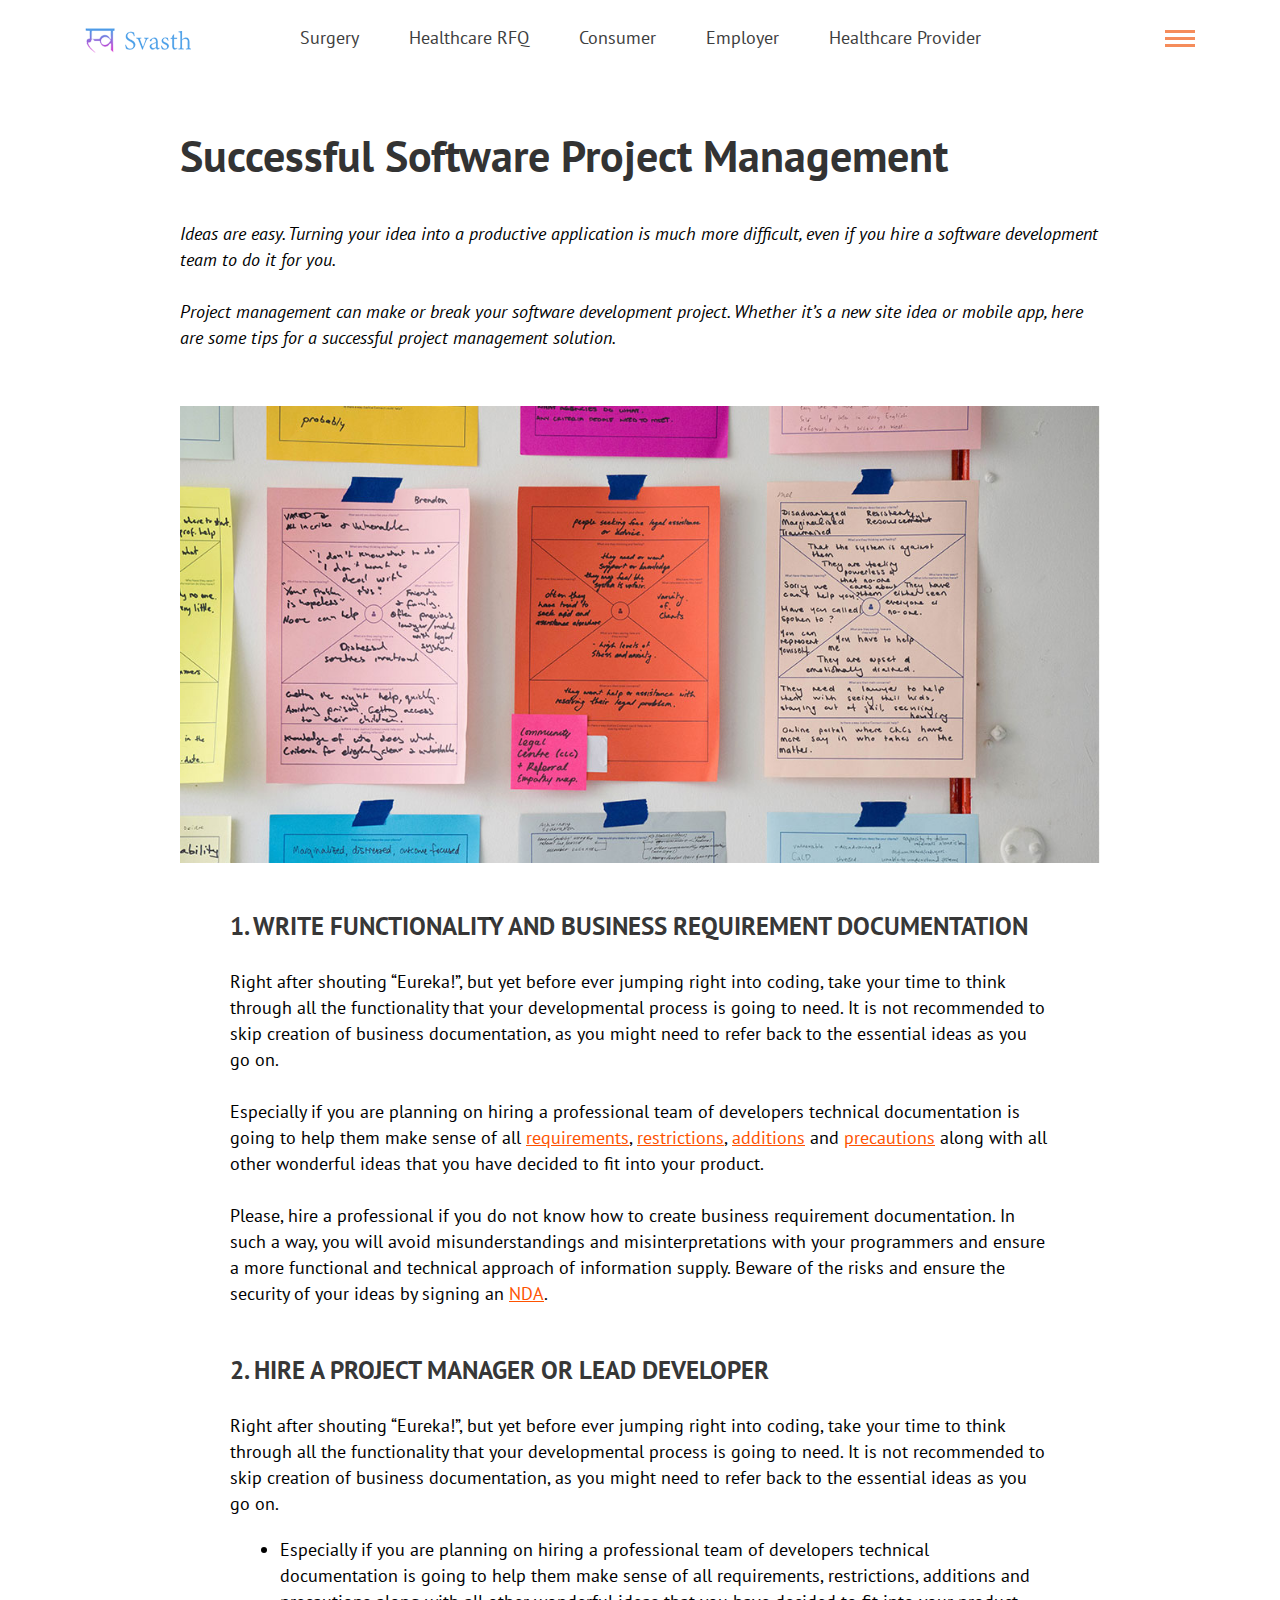
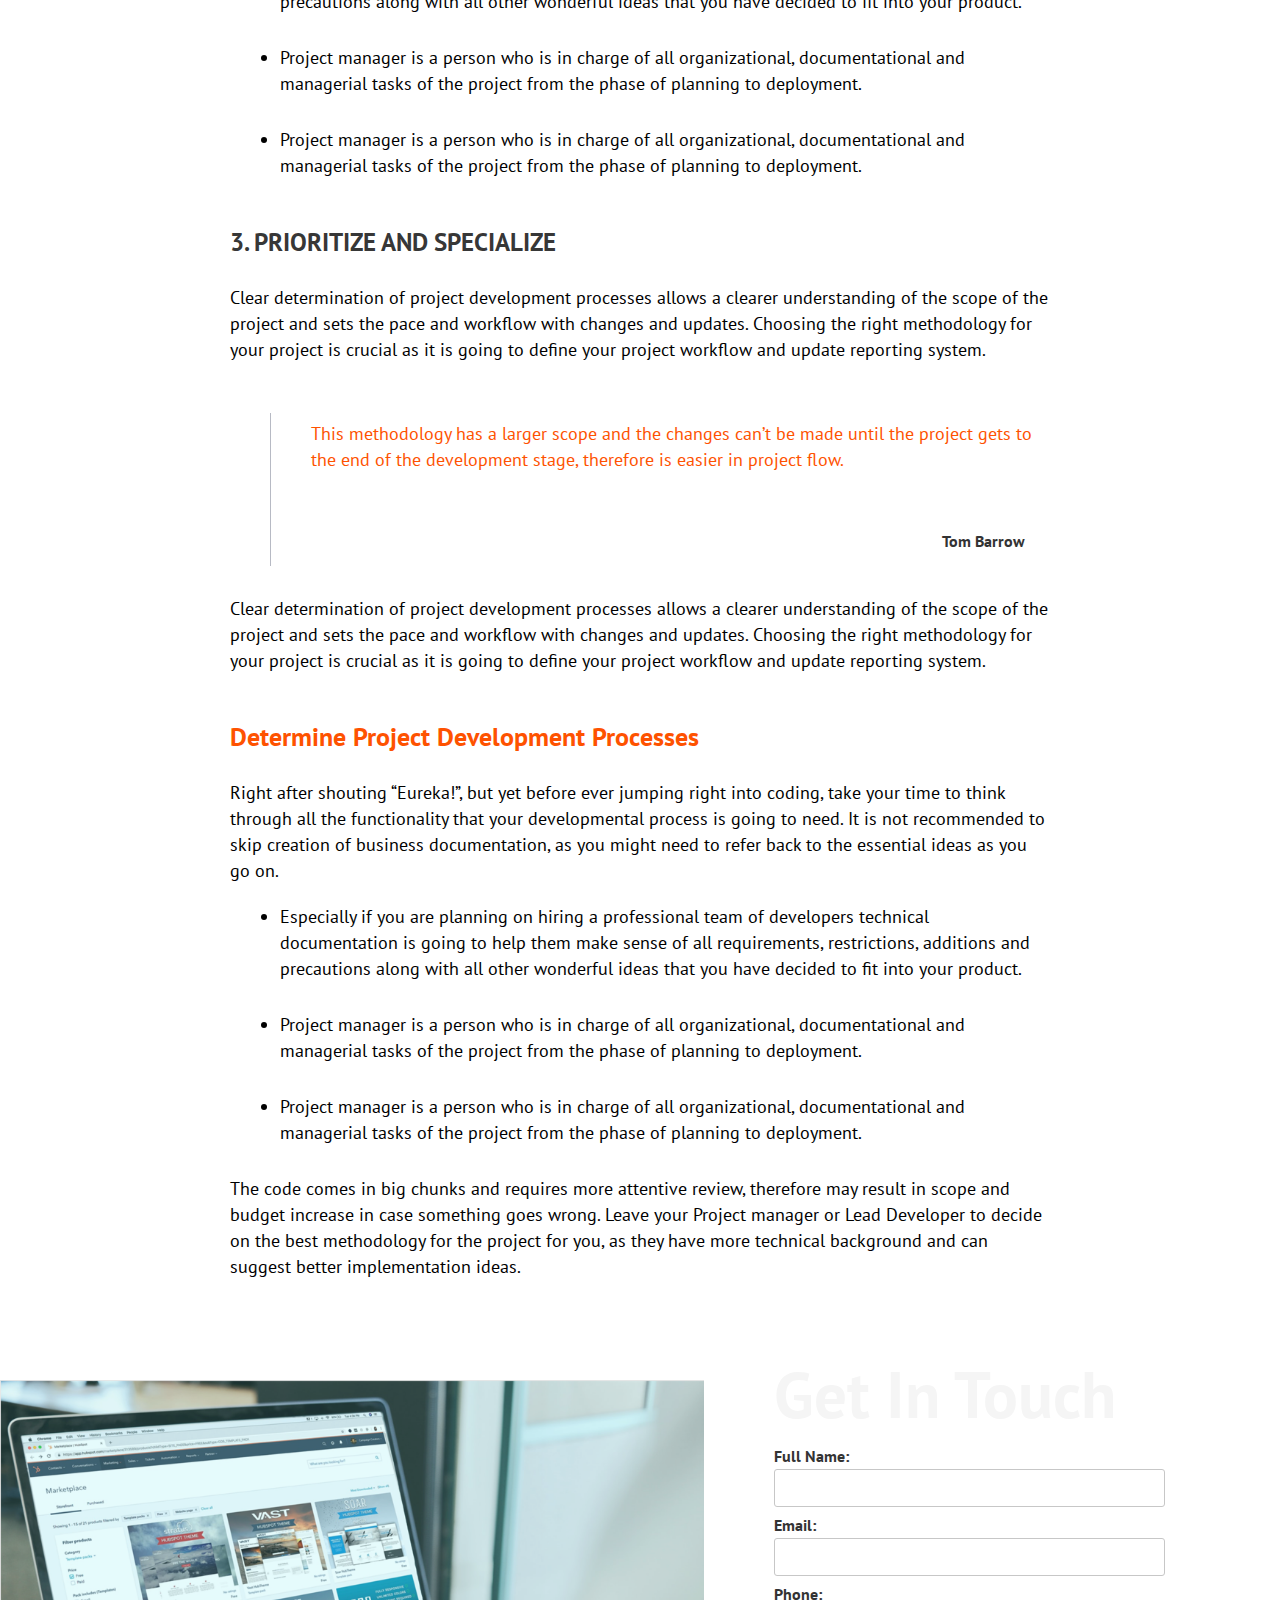
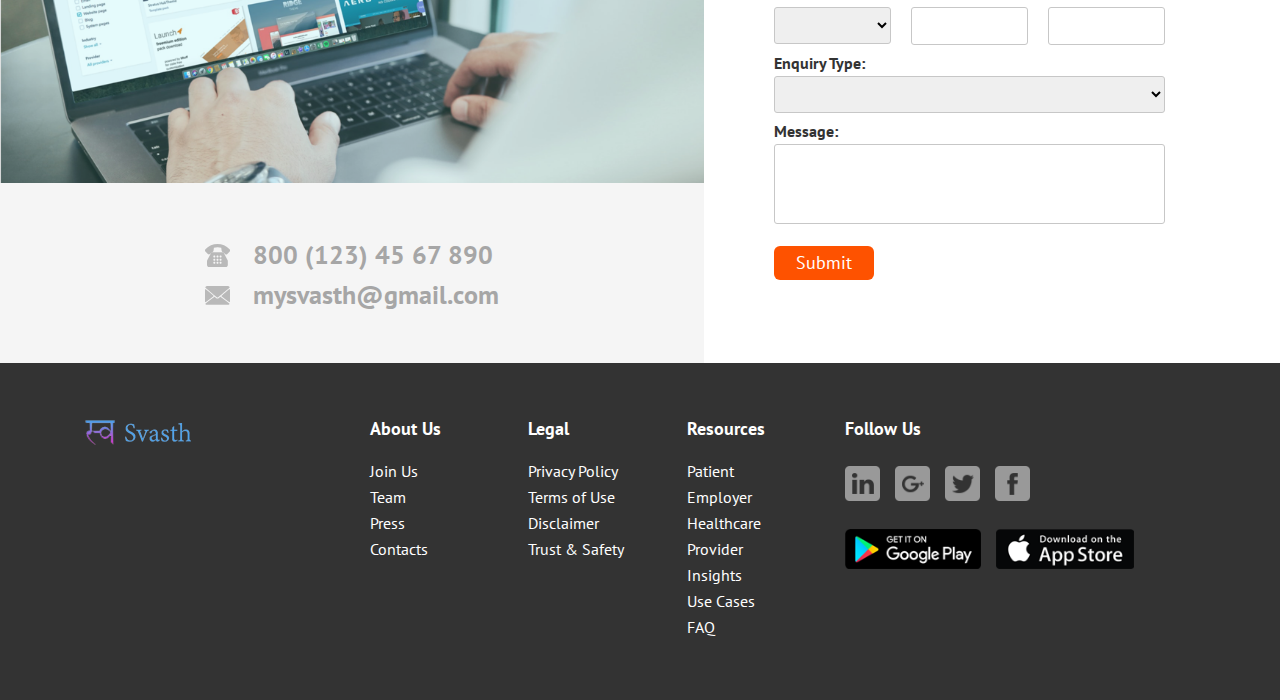
<file: content.html>
<!DOCTYPE html>
<html>
<head>
    
    <meta charset="utf-8">
    <meta name="viewport" content="width=device-width, initial-scale=1, shrink-to-fit=no">
    <title>Masavasth</title>

    <!-- Fav Icon -->
    <link rel="shortcut icon" type="image/png" href="#"/>

    <link rel="stylesheet" type="text/css" href="css/bootstrap.min.css">
    <link rel="stylesheet" type="text/css" href="css/font-awesome.min.css">
    <link rel="stylesheet" type="text/css" href="css/style.css">
    <link rel="stylesheet" type="text/css" href="css/responsive.css">
    <script src="https://www.google.com/recaptcha/api.js?render=6LedG-oUAAAAAC75e2SkKi-iLW0qTronq7K2yqi0"></script>

</head>
<body data-spy="scroll" data-target="#collapsibleNavbar">

    <header>
        <div class="container">
          <div class="header_relative">
            <div class="logo_sec"><a class="navbar-brand logo" href="#"><img src="images/logo.png" alt="" title="" /></a></div>
            <div class="logo_r">
              <nav class="navbar navbar-expand-md">
                <!-- Toggler/collapsibe Button -->
                <button class="navbar-toggler" type="button" data-toggle="collapse" data-target="#collapsibleNavbar">
                  <span class="navbar-toggler-icon">
                    <span></span>
                    <span></span>
                    <span></span>            
                  </span>          
                </button>
                
                <!-- Links -->
                <div class="collapse navbar-collapse justify-content-end" id="collapsibleNavbar">
                    <ul class="navbar-nav">
                      <li class="nav-item">
                        <a class="nav-link" href="#Investment_Approach">Surgery</a></li>
                      <li class="nav-item"><a class="nav-link" href="#Meet_the_Founder">Healthcare RFQ</a></li>
                      <li class="nav-item"><a class="nav-link" href="#Meet_the_Founder">Consumer</a></li>
                      <li class="nav-item"><a class="nav-link" href="#Meet_the_Founder">Employer</a></li>
                      <li class="nav-item"><a class="nav-link" href="#Meet_the_Founder">Healthcare Provider</a></li>
                      <!--<li class="nav-item">
                        <a class="nav-link" href="#Results">Results</a>                </li>-->
                  
                      <!-- Dropdown -->
                      <!--<li class="nav-item dropdown">
                        <a class="nav-link dropdown-toggle" href="#" id="navbardrop" data-toggle="dropdown">
                          Dropdown link
                        </a>
                        <div class="dropdown-menu">
                          <a class="dropdown-item" href="#">Link 1</a>
                          <a class="dropdown-item" href="#">Link 2</a>
                          <a class="dropdown-item" href="#">Link 3</a>
                        </div>
                      </li> -->
                    </ul>
                 </div>           
              </nav>
            </div>
            <div class="right_menu">
              <div class="right_menu_btn"><span></span><span></span><span></span></div>
            </div>
           </div>
         </div>
       </div>
      </header>

<!-- Healthcare platform -->
<section class="content_section">
  <div class="container">
      <div class="row">
          <div class="col-md-10 offset-md-1">
              <h1 class="content_title">
                Successful Software Project Management
              </h1>
              <p class="content_text">
                Ideas are easy. Turning your idea into a productive application is much more difficult, even if you hire a software development team to do it for you.<br /><br />
                Project management can make or break your software development project. Whether it’s a new site idea or mobile app, here are some tips for a successful project management solution.
              </p>
              <div class="content_img"><img src="images/content_img.jpg" alt="" title="" /></div>
              <div class="content_inner">
                  <div class="mt-50 content_topic">1. Write Functionality and Business Requirement    Documentation</div>
                  <p class="mt-30">
                      Right after shouting “Eureka!”, but yet before ever jumping right into coding, take your time to think through all the functionality that your developmental process is going to need. It is not recommended to skip creation of business documentation, as you might need to refer back to the essential ideas as you go on.
                      <br /><br /> 
                    
                    Especially if you are planning on hiring a professional team of developers technical documentation is going to help them make sense of all <a href="#">requirements</a>, <a href="#">restrictions</a>, <a href="#">additions</a> and <a href="#">precautions</a> along with all other wonderful ideas that you have decided to fit into your product.   
                    <br /><br />
                    Please, hire a professional if you do not know how to create business requirement documentation. In such a way, you will avoid misunderstandings and misinterpretations with your programmers and ensure a more functional and technical approach of information supply. Beware of the risks and ensure the security of your ideas by signing an <a href="#">NDA</a>.
                  </p>

                  <div class="mt-50 content_topic">2. Hire a Project Manager or Lead Developer</div>
                  <p class="mt-30">
                      Right after shouting “Eureka!”, but yet before ever jumping right into coding, take your time to think through all the functionality that your developmental process is going to need. It is not recommended to skip creation of business documentation, as you might need to refer back to the essential ideas as you go on.
                  </p>
                  <ul class="mt-20 content_ul">
                    <li>Especially if you are planning on hiring a professional team of developers technical documentation is going to help them make sense of all requirements, restrictions, additions and precautions along with all other wonderful ideas that you have decided to fit into your product.</li>
                    <li>Project manager is a person who is in charge of all organizational, documentational and managerial tasks of the project from the phase of planning to deployment.</li>
                    <li>Project manager is a person who is in charge of all organizational, documentational and managerial tasks of the project from the phase of planning to deployment.</li>
                  </ul>
                  <div class="mt-50 content_topic">3. Prioritize and Specialize</div>
                  <p class="mt-30">
                      Clear determination of project development processes allows a clearer understanding of the scope of the project and sets the pace and workflow with changes and updates. Choosing the right methodology for your project is crucial as it is going to define your project workflow and update reporting system.
                  </p>
                  <div class="content_testinomial">
                      <p>This methodology has a larger scope and the changes can’t be made until the project gets to the end of the development stage, therefore is easier in project flow.</p>
                      <span>Tom Barrow</span>
                  </div>
                  <p class="mt-30">
                      Clear determination of project development processes allows a clearer understanding of the scope of the project and sets the pace and workflow with changes and updates. Choosing the right methodology for your project is crucial as it is going to define your project workflow and update reporting system.
                  </p>

                  <div class="mt-50 content_org_color">Determine Project Development Processes</div>
                  <p class="mt-30">
                      Right after shouting “Eureka!”, but yet before ever jumping right into coding, take your time to think through all the functionality that your developmental process is going to need. It is not recommended to skip creation of business documentation, as you might need to refer back to the essential ideas as you go on.
                  </p>
                  <ul class="mt-20 content_ul">
                    <li>Especially if you are planning on hiring a professional team of developers technical documentation is going to help them make sense of all requirements, restrictions, additions and precautions along with all other wonderful ideas that you have decided to fit into your product.</li>
                    <li>Project manager is a person who is in charge of all organizational, documentational and managerial tasks of the project from the phase of planning to deployment.</li>
                    <li>Project manager is a person who is in charge of all organizational, documentational and managerial tasks of the project from the phase of planning to deployment.</li>
                  </ul>
                  <p class="mt-30">
                      The code comes in big chunks and requires more attentive review, therefore may result in scope and budget increase in case something goes wrong. Leave your Project manager or Lead Developer to decide on the best methodology for the project for you, as they have more technical background and can suggest better implementation ideas.
                  </p>
                  
              </div>
            </div>
      </div>
  </div>
 </section>
 <!-- End of Healthcare platform -->

 


<!-- get in touch -->
<section class="get_touch">
     <div class="get_touch_r">
       <div class="get_touch_inner">
        <h1 class="get_touch_title">Get In Touch</h1>
        <form class="surgey_form">
          <label>Full Name:</label>
          <input type="text" />
          <label>Email:</label>
          <input type="text" />
          <label>Phone:</label>
          <div class="row">
            <div class="col-md-4">
                <select>
                    <option></option>
                  </select>
            </div>
            <div class="col-md-4">
                <input type="text" />
            </div>
            <div class="col-md-4">
                <input type="text" />
            </div>
          </div>
          <label>Enquiry Type:</label>
          <select>
            <option></option>
          </select>
          <label>Message:</label>
          <textarea></textarea>
          <div class="g-recaptcha" id="rcaptcha"  data-sitekey="6LedG-oUAAAAAC75e2SkKi-iLW0qTronq7K2yqi0"></div>
          <div><input type="submit" class="org_btn" value="Submit" /></div>
        </form>
      </div> 
     </div>
     <div class="get_touch_l">
        <img src="images/surgery_5.png" alt="" title="" />  
        <div>
          <div><i><img src="images/surgery_phone.svg" alt="" title="" /></i> <span>800 (123) 45 67 890</span></div>
          <div><i><img src="images/surgery_mail.svg" alt="" title="" /></i> <span>mysvasth@gmail.com</span></div>
        </div>
     </div>
     <div class="clear"></div>
</section>
<!-- End of get in touch -->


 <!-- Footer -->
 <footer>
    <div class="container">
        <div class="row">
            <div class="col-md-3 fot_logo">
               <a href="#"><img src="images/fot_logo.png" alt="" title="" /></a>
            </div>
            <div class="col-md-5">
                <div class="row">
                  <div class="col-sm-4 fot_list">
                    <h2>About Us</h2>
                    <ul>
                      <li><a href="#">Join Us</a></li>
                      <li><a href="#">Team</a></li>
                      <li><a href="#">Press</a></li>
                      <li><a href="#">Contacts</a></li>
                    </ul>
                  </div>
                  <div class="col-md-4 fot_list">
                      <h2>Legal</h2>
                      <ul>
                        <li><a href="#">Privacy Policy</a></li>
                        <li><a href="#">Terms of Use</a></li>
                        <li><a href="#">Disclaimer</a></li>
                        <li><a href="#">Trust & Safety</a></li>
                      </ul>
                  </div>
                  <div class="col-md-4 fot_list">
                      <h2>Resources</h2>
                      <ul>
                        <li><a href="#">Patient</a></li>
                        <li><a href="#">Employer</a></li>
                        <li><a href="#">Healthcare Provider</a></li>
                        <li><a href="#">Insights</a></li>
                        <li><a href="#">Use Cases</a></li>
                        <li><a href="#">FAQ</a></li>
                      </ul>
                  </div>
                </div>
            </div>
            <div class="col-md-4 fot_list">
                <h2>Follow Us</h2>
                <div class="fot_social">
                  <a href="#"><img src="images/linkeln_icon.png" alt="" title="" /></a>
                  <a href="#"><img src="images/google_plus.png" alt="" title="" /></a>
                  <a href="#"><img src="images/twitter_icon.png" alt="" title="" /></a>
                  <a href="#"><img src="images/facebook_icon.png" alt="" title="" /></a>
                </div>
                <div class="fot_store">
                  <a href="#"><img src="images/play_store.png" alt="" title="" /></a>
                  <a href="#"><img src="images/app_store.png" alt="" title="" /></a>
                </div>
            </div>
        </div>
    </div>
 </footer>
 <!-- //Footer -->



  <script src="js/jquery-3.3.1.min.js"></script>
  <script src="js/bootstrap.min.js"></script>
  <script src="js/popper.min.js"></script>
  <script src="js/custom.js"></script>

</body>
</html>
</file>
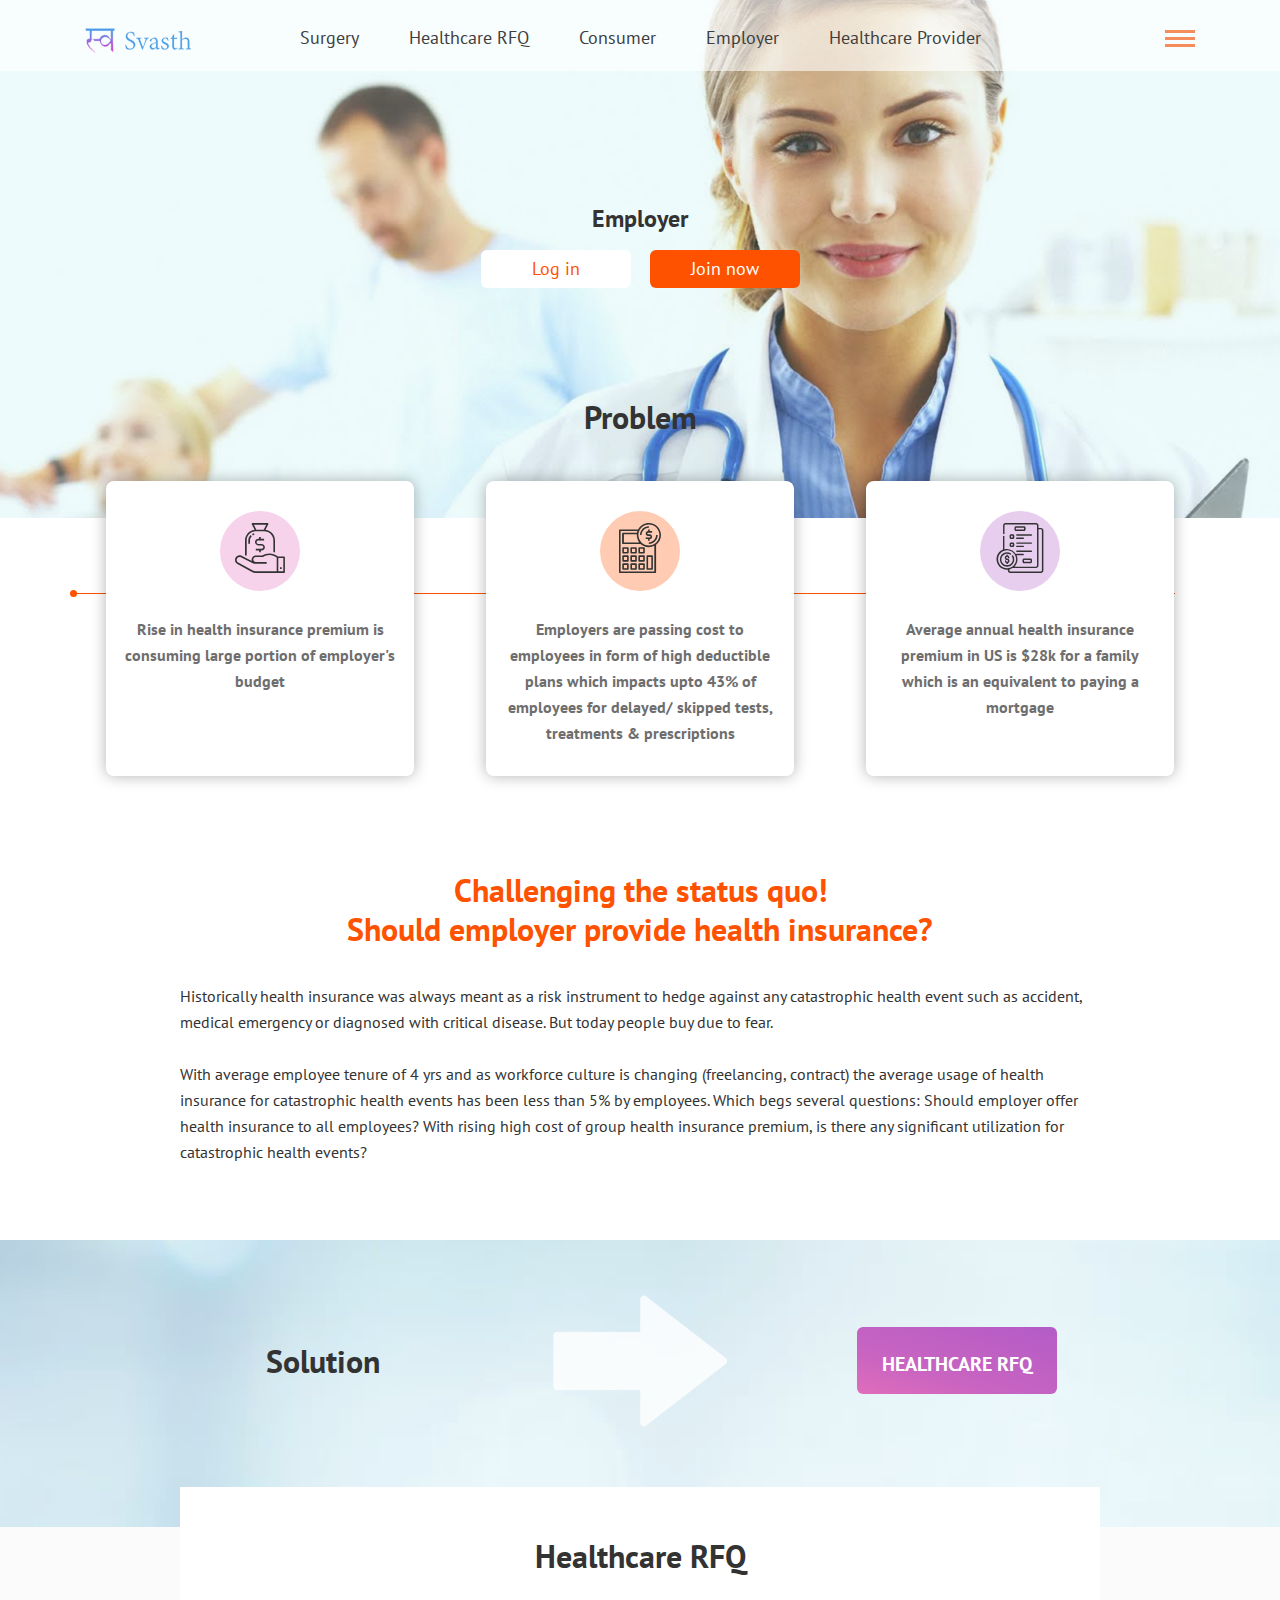
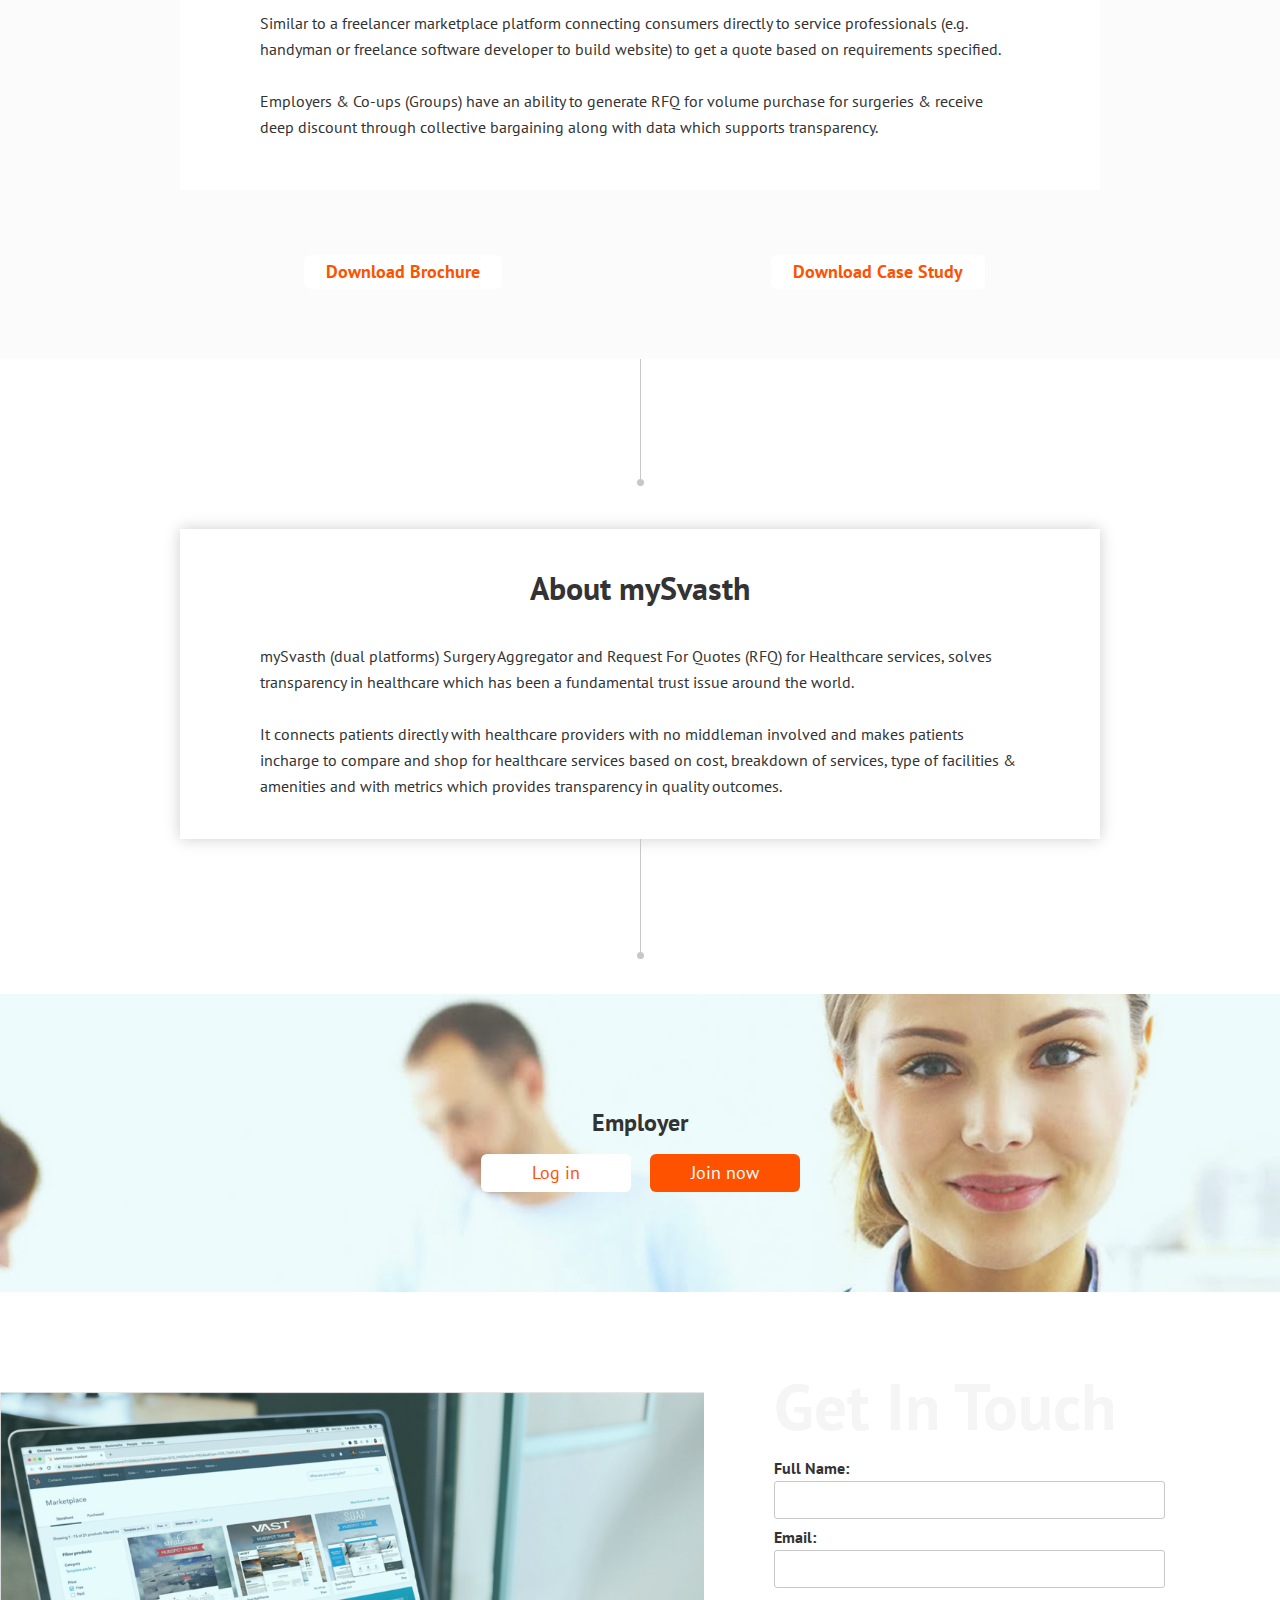
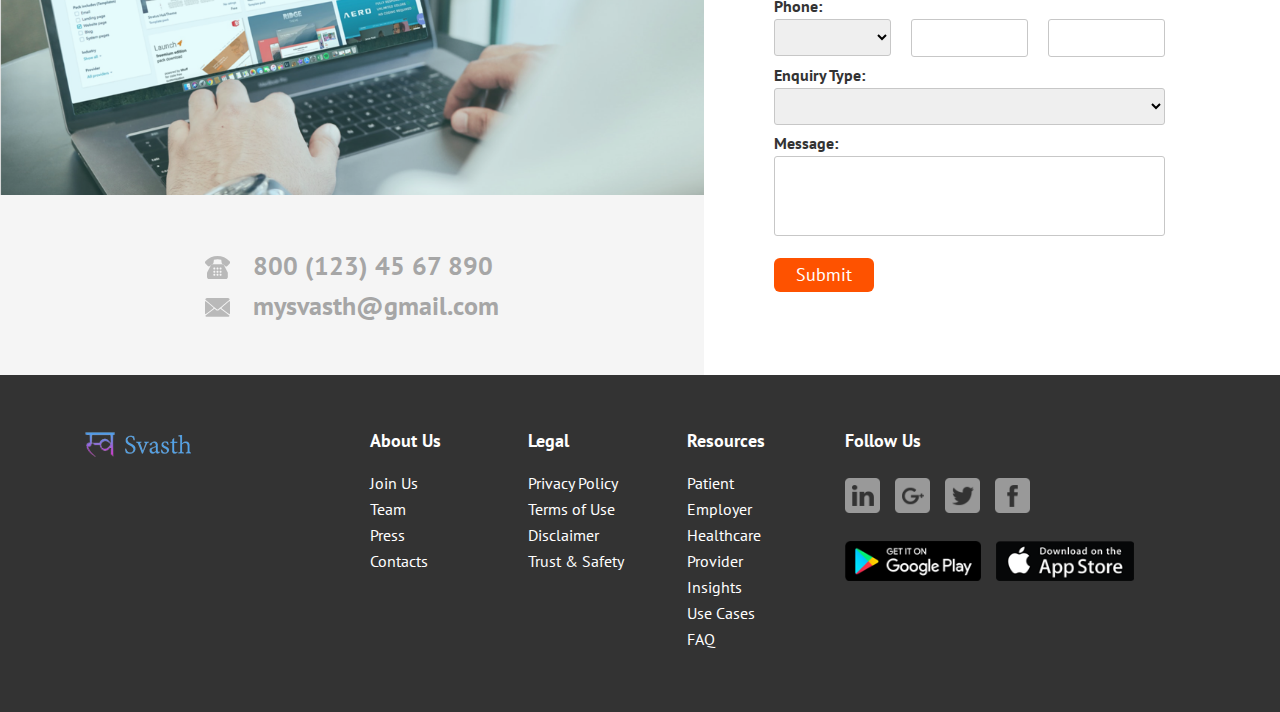
<file: employer.html>
<!DOCTYPE html>
<html>
<head>
    
    <meta charset="utf-8">
    <meta name="viewport" content="width=device-width, initial-scale=1, shrink-to-fit=no">
    <title>Masavasth</title>

    <!-- Fav Icon -->
    <link rel="shortcut icon" type="image/png" href="#"/>

    <link rel="stylesheet" type="text/css" href="css/bootstrap.min.css">
    <link rel="stylesheet" type="text/css" href="css/font-awesome.min.css">
    <link rel="stylesheet" type="text/css" href="css/style.css">
    <link rel="stylesheet" type="text/css" href="css/responsive.css">
    <script src="https://www.google.com/recaptcha/api.js?render=6LedG-oUAAAAAC75e2SkKi-iLW0qTronq7K2yqi0"></script>

</head>
<body data-spy="scroll" data-target="#collapsibleNavbar">

    <header>
        <div class="container">
          <div class="header_relative">
            <div class="logo_sec"><a class="navbar-brand logo" href="#"><img src="images/logo.png" alt="" title="" /></a></div>
            <div class="logo_r">
              <nav class="navbar navbar-expand-md">
                <!-- Toggler/collapsibe Button -->
                <button class="navbar-toggler" type="button" data-toggle="collapse" data-target="#collapsibleNavbar">
                  <span class="navbar-toggler-icon">
                    <span></span>
                    <span></span>
                    <span></span>            
                  </span>          
                </button>
                
                <!-- Links -->
                <div class="collapse navbar-collapse justify-content-end" id="collapsibleNavbar">
                    <ul class="navbar-nav">
                      <li class="nav-item">
                        <a class="nav-link" href="#Investment_Approach">Surgery</a></li>
                      <li class="nav-item"><a class="nav-link" href="#Meet_the_Founder">Healthcare RFQ</a></li>
                      <li class="nav-item"><a class="nav-link" href="#Meet_the_Founder">Consumer</a></li>
                      <li class="nav-item"><a class="nav-link" href="#Meet_the_Founder">Employer</a></li>
                      <li class="nav-item"><a class="nav-link" href="#Meet_the_Founder">Healthcare Provider</a></li>
                      <!--<li class="nav-item">
                        <a class="nav-link" href="#Results">Results</a>                </li>-->
                  
                      <!-- Dropdown -->
                      <!--<li class="nav-item dropdown">
                        <a class="nav-link dropdown-toggle" href="#" id="navbardrop" data-toggle="dropdown">
                          Dropdown link
                        </a>
                        <div class="dropdown-menu">
                          <a class="dropdown-item" href="#">Link 1</a>
                          <a class="dropdown-item" href="#">Link 2</a>
                          <a class="dropdown-item" href="#">Link 3</a>
                        </div>
                      </li> -->
                    </ul>
                 </div>           
              </nav>
            </div>
            <div class="right_menu">
              <div class="right_menu_btn"><span></span><span></span><span></span></div>
            </div>
           </div>
         </div>
       </div>
      </header>


<!-- Banner section -->
<section class="employer_banner">
 <div class="container">
  <div class="row">
   <div class="col-lg-12">
       <h2>Employer</h2>
       <div>
         <a href="#" class="white_btn">Log in</a>
         <a href="#" class="org_btn">Join now</a>
       </div>
    </div>
  </div>
 </div>
</section>
<!-- End of banner section -->

<!-- Employer problem -->
<div class="employer_section">
    <div class="container">
       <div class="employer_inner">
         <h1 class="section_title text-center">Problem</h1>
         <div class="row">
           <div class="col-md-4">
             <div class="employer_article">
                 <i><img src="images/employer_cost.svg" alt="" title="" /></i>
                 <p>Rise in health insurance premium is consuming large portion of employer's budget</p>
             </div>
           </div>
           <div class="col-md-4">
               <div class="employer_article">
                 <i class="employer2"><img src="images/employer_2.svg" alt="" title="" /></i>
                 <p>Employers are passing cost to employees in form of high deductible plans which  impacts upto 43% of employees for delayed/ skipped tests, treatments & prescriptions</p>
               </div>
             </div>
             <div class="col-md-4">
                 <div class="employer_article">
                   <i class="employer3"><img src="images/employer_3.svg" alt="" title="" /></i>
                   <p>Average  annual health insurance premium in US is $28k for a family which is an equivalent to paying a mortgage</p>
                 </div>
               </div>
         </div>
       </div>
    </div>
  </div>
<!-- //Employer problem -->

<!-- consumer problem -->
<div>
  <div class="container">

            <div class="row">
                <div class="col-md-10 offset-md-1 consumer_insurance">
                  <h2 class="text-center">Challenging the status quo! <br />
                      Should employer provide health insurance? </h2>
                  <p>
                      Historically health insurance was always meant as a risk instrument to hedge against any catastrophic health event such as accident, medical emergency or diagnosed with critical disease. But today people buy due to fear.
                      <br /><br />
                      With average employee tenure of 4 yrs and as workforce culture is changing (freelancing, contract) the average usage of health insurance for catastrophic health events has been less than 5% by employees.
                      Which begs several questions: Should employer offer health insurance to all employees? With rising high cost of group health insurance premium, is there any significant utilization for catastrophic health events? 
                  </p>
                </div>
            </div>

  </div>
</div>
<!-- //consumer problem -->

<!-- Solution section -->
<section class="employer_solution">
    <div class="container">
        <div class="row">
            <div class="col-md-10 offset-md-1">  
              <div class="row">
                <div class="col-md-4 my-auto">
                  <div class="employer_solution_sec1">
                    <h1 class="section_title text-center">Solution</h1>
                  </div>
                </div>
                <div class="col-md-4 my-auto">
                  <div class="employer_solution_sec2">
                    <div class="hide_mob"><img src="images/about_r_arrow.png" alt="" title=""></div>
                    <div class="hide_desk"><img src="images/about_arrow_down.png" alt="" title=""></div>
                  </div>
                </div>
                <div class="col-md-4 my-auto">
                  <div class="employer_solution_sec3">
                    <a href="#" class="org_btn">healthcare RFQ</a>
                  </div>
                </div>
              </div>
            </div>
          </div>
      </div>
 </section>
 <!-- //solution section -->

 <div class="surgery_whom">
    <div class="container">
      <div class="row">
        <div class="col-md-10 offset-md-1">
          <div class="surgery_whom_inner">
            <h1>Healthcare RFQ</h1>
            <p>
                Similar to a freelancer marketplace platform connecting consumers directly to service professionals (e.g. handyman or freelance software developer to build website) to get a quote based on requirements specified. 
                <br /><br />
                Employers & Co-ups (Groups) have an ability to generate RFQ for volume purchase for surgeries & receive deep discount through collective bargaining along with data which supports transparency. 
            </p>
          </div>

          <div class="row">
              <div class="col-md-6 employer_download">
                  <a href="#">Download Brochure</a>
              </div>
              <div class="col-md-6 employer_download">
                  <a href="#">Download Case Study</a>
              </div>
          </div>
         
        </div>
      </div>
    </div>
  </div>



<!-- paitient -->
<div class="consumer_patient_say">
    <div class="container">
      <div class="row">
        <div class="col-md-10 offset-md-1">
          <div class="about_box employer_about">
              <div class="consumer_about_inner">
                <h1>About mySvasth</h1>
                <p>
                    mySvasth (dual platforms) Surgery Aggregator and Request For Quotes (RFQ) for Healthcare services, solves transparency in healthcare which has been a fundamental trust issue around the world.
      <br><br>
      It connects patients directly with healthcare providers with no middleman involved and makes patients incharge to compare and shop for healthcare services based on cost, breakdown of services,  type of facilities &amp; amenities and with metrics which provides transparency in quality outcomes.
                </p>
              </div>
          </div>
        </div>
      </div>
      
    </div>
  
</div>
<!-- //paitient -->

<!-- consumer -->
<section class="surgery_banner employer_banner_bot">
    <div class="container">
     <div class="row">
      <div class="col-lg-12">
          <h2>Employer</h2>
          <div>
            <a href="#" class="white_btn">Log in</a>
            <a href="#" class="org_btn">Join now</a>
          </div>
       </div>
     </div>
    </div>
   </section>
   <!-- End of consumer -->

<!-- get in touch -->
<section class="get_touch">
     <div class="get_touch_r">
       <div class="get_touch_inner">
        <h1 class="get_touch_title">Get In Touch</h1>
        <form class="surgey_form">
          <label>Full Name:</label>
          <input type="text" />
          <label>Email:</label>
          <input type="text" />
          <label>Phone:</label>
          <div class="row">
            <div class="col-md-4">
                <select>
                    <option></option>
                  </select>
            </div>
            <div class="col-md-4">
                <input type="text" />
            </div>
            <div class="col-md-4">
                <input type="text" />
            </div>
          </div>
          <label>Enquiry Type:</label>
          <select>
            <option></option>
          </select>
          <label>Message:</label>
          <textarea></textarea>
          <div class="g-recaptcha" id="rcaptcha"  data-sitekey="6LedG-oUAAAAAC75e2SkKi-iLW0qTronq7K2yqi0"></div>
          <div><input type="submit" class="org_btn" value="Submit" /></div>
        </form>
      </div> 
     </div>
     <div class="get_touch_l">
        <img src="images/surgery_5.png" alt="" title="" />  
        <div>
          <div><i><img src="images/surgery_phone.svg" alt="" title="" /></i> <span>800 (123) 45 67 890</span></div>
          <div><i><img src="images/surgery_mail.svg" alt="" title="" /></i> <span>mysvasth@gmail.com</span></div>
        </div>
     </div>
     <div class="clear"></div>
</section>
<!-- End of get in touch -->


 <!-- Footer -->
 <footer>
    <div class="container">
        <div class="row">
            <div class="col-md-3 fot_logo">
               <a href="#"><img src="images/fot_logo.png" alt="" title="" /></a>
            </div>
            <div class="col-md-5">
                <div class="row">
                  <div class="col-sm-4 fot_list">
                    <h2>About Us</h2>
                    <ul>
                      <li><a href="#">Join Us</a></li>
                      <li><a href="#">Team</a></li>
                      <li><a href="#">Press</a></li>
                      <li><a href="#">Contacts</a></li>
                    </ul>
                  </div>
                  <div class="col-md-4 fot_list">
                      <h2>Legal</h2>
                      <ul>
                        <li><a href="#">Privacy Policy</a></li>
                        <li><a href="#">Terms of Use</a></li>
                        <li><a href="#">Disclaimer</a></li>
                        <li><a href="#">Trust & Safety</a></li>
                      </ul>
                  </div>
                  <div class="col-md-4 fot_list">
                      <h2>Resources</h2>
                      <ul>
                        <li><a href="#">Patient</a></li>
                        <li><a href="#">Employer</a></li>
                        <li><a href="#">Healthcare Provider</a></li>
                        <li><a href="#">Insights</a></li>
                        <li><a href="#">Use Cases</a></li>
                        <li><a href="#">FAQ</a></li>
                      </ul>
                  </div>
                </div>
            </div>
            <div class="col-md-4 fot_list">
                <h2>Follow Us</h2>
                <div class="fot_social">
                  <a href="#"><img src="images/linkeln_icon.png" alt="" title="" /></a>
                  <a href="#"><img src="images/google_plus.png" alt="" title="" /></a>
                  <a href="#"><img src="images/twitter_icon.png" alt="" title="" /></a>
                  <a href="#"><img src="images/facebook_icon.png" alt="" title="" /></a>
                </div>
                <div class="fot_store">
                  <a href="#"><img src="images/play_store.png" alt="" title="" /></a>
                  <a href="#"><img src="images/app_store.png" alt="" title="" /></a>
                </div>
            </div>
        </div>
    </div>
 </footer>
 <!-- //Footer -->



  <script src="js/jquery-3.3.1.min.js"></script>
  <script src="js/bootstrap.min.js"></script>
  <script src="js/popper.min.js"></script>
  <script src="js/custom.js"></script>

</body>
</html>
</file>
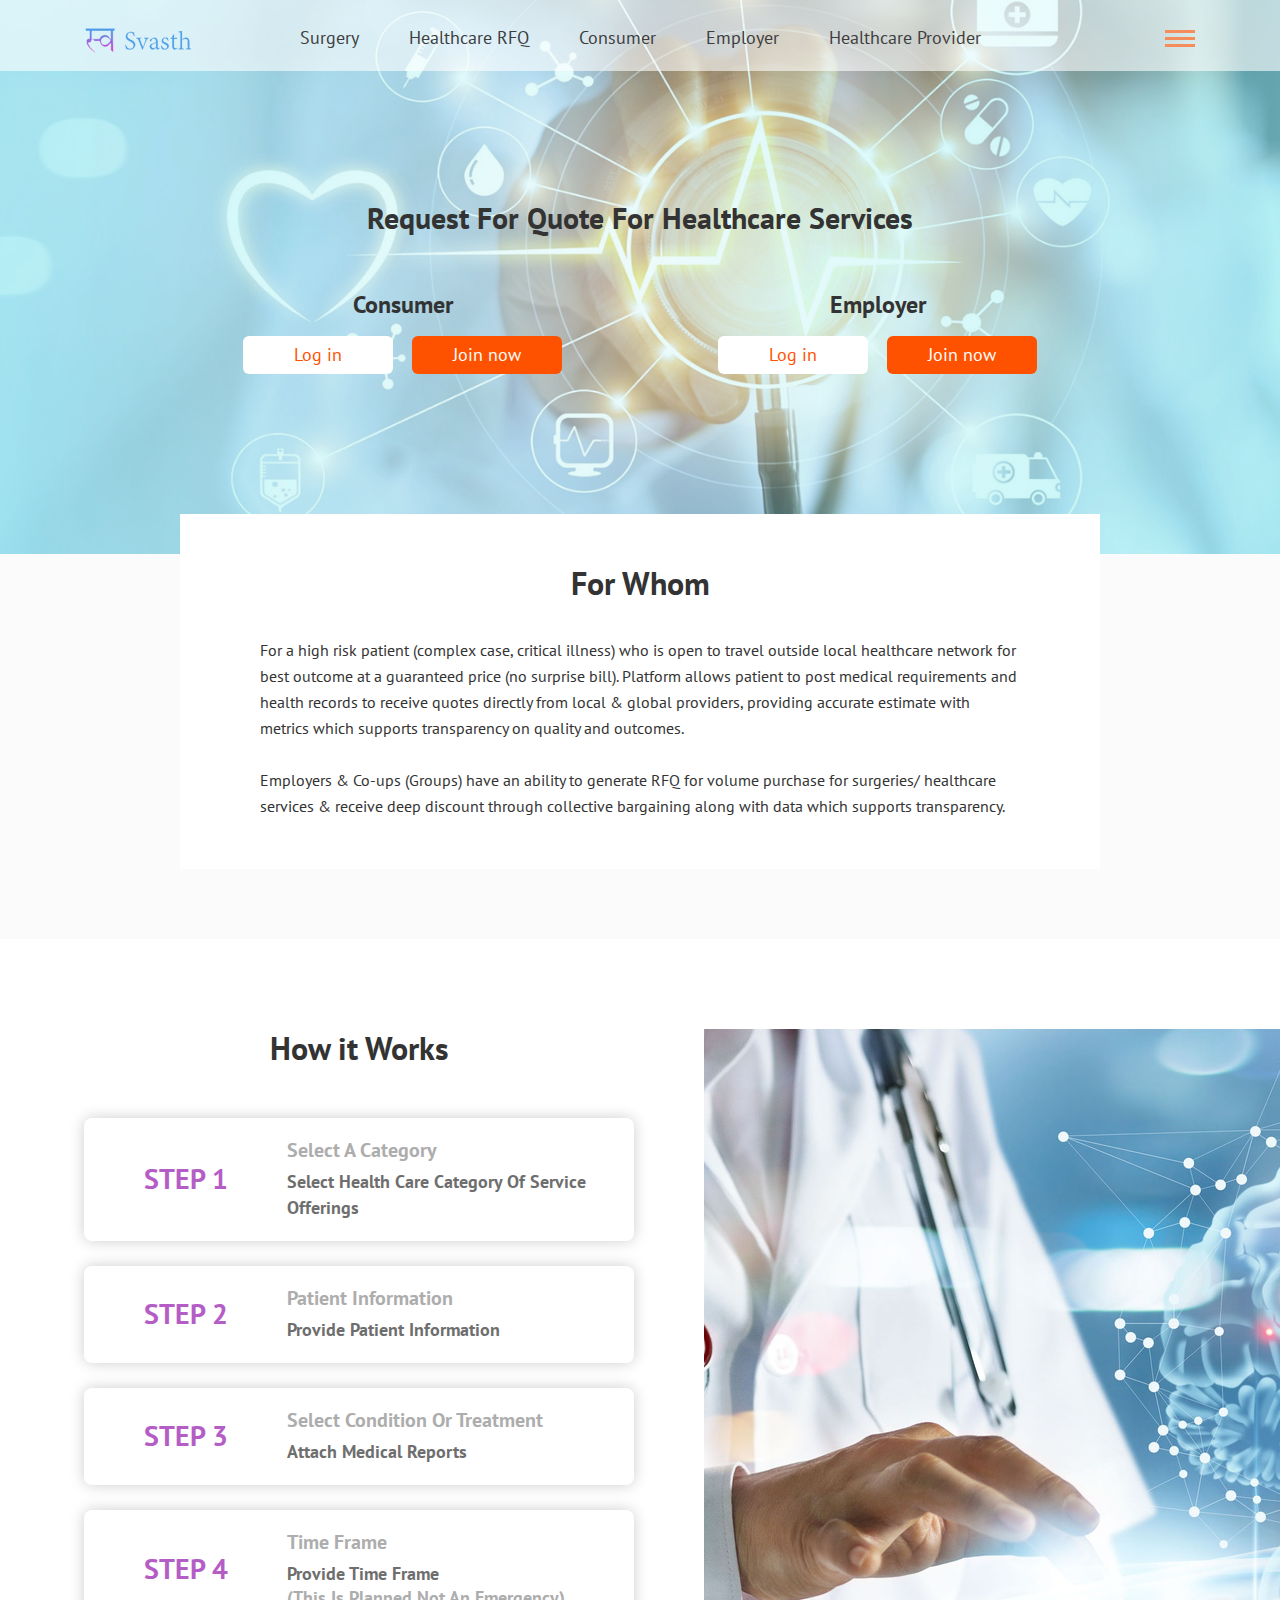
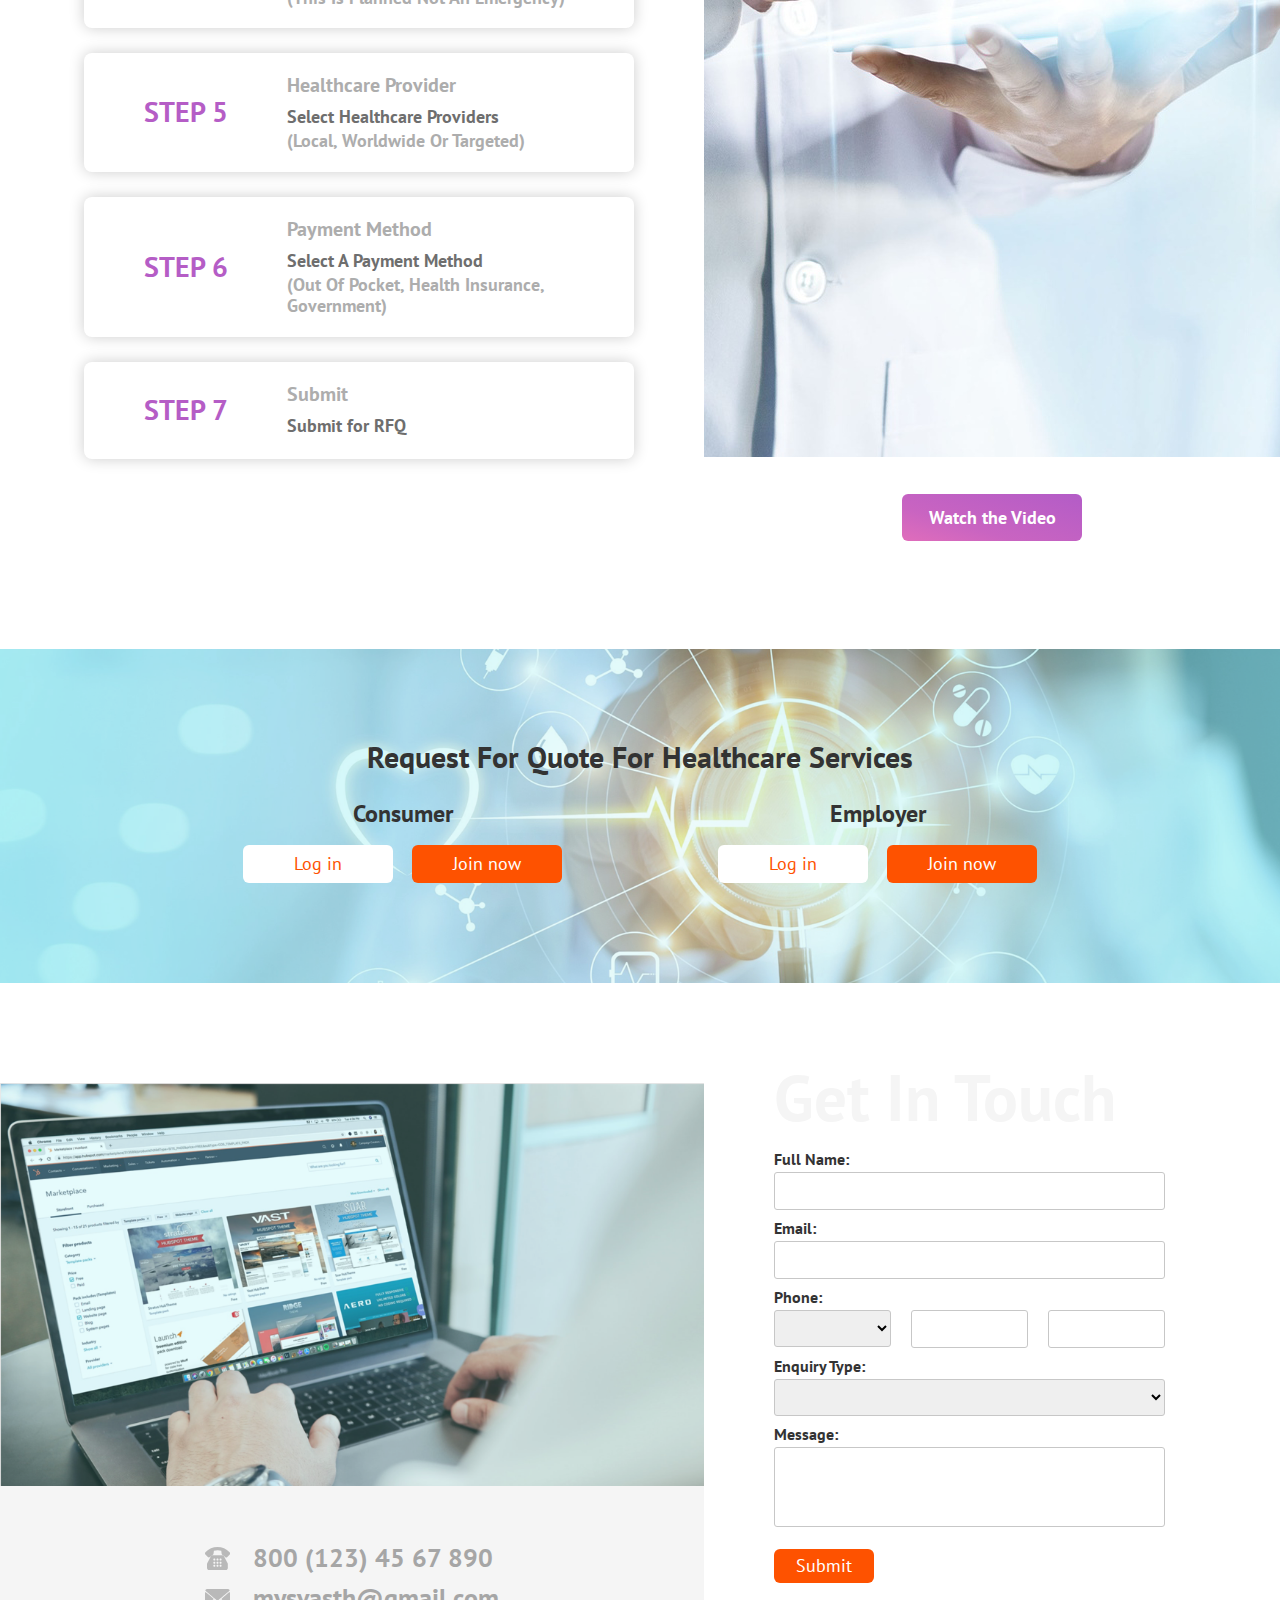
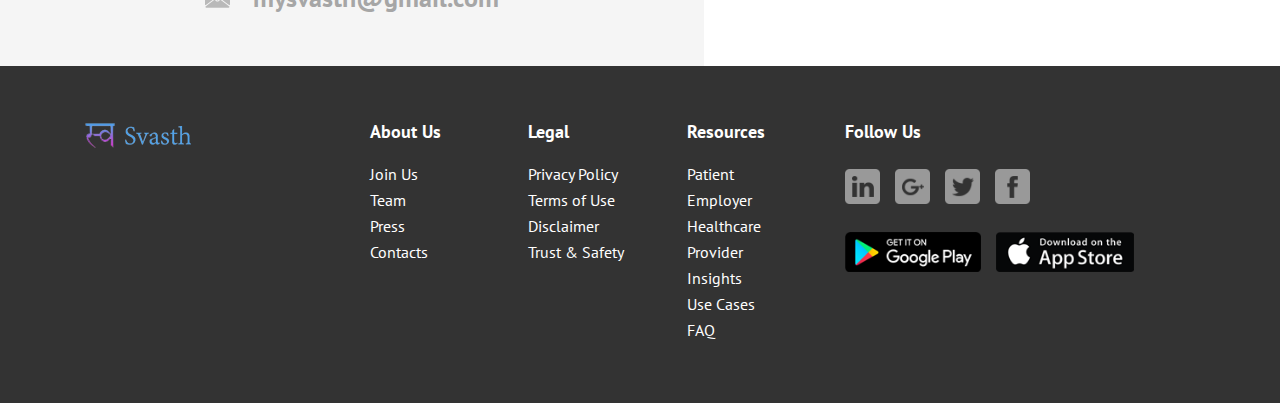
<file: healthcare.html>
<!DOCTYPE html>
<html>
<head>
    
    <meta charset="utf-8">
    <meta name="viewport" content="width=device-width, initial-scale=1, shrink-to-fit=no">
    <title>Masavasth</title>

    <!-- Fav Icon -->
    <link rel="shortcut icon" type="image/png" href="#"/>

    <link rel="stylesheet" type="text/css" href="css/bootstrap.min.css">
    <link rel="stylesheet" type="text/css" href="css/font-awesome.min.css">
    <link rel="stylesheet" type="text/css" href="css/style.css">
    <link rel="stylesheet" type="text/css" href="css/responsive.css">
    <script src="https://www.google.com/recaptcha/api.js?render=6LedG-oUAAAAAC75e2SkKi-iLW0qTronq7K2yqi0"></script>

</head>
<body data-spy="scroll" data-target="#collapsibleNavbar">

    <header>
        <div class="container">
          <div class="header_relative">
            <div class="logo_sec"><a class="navbar-brand logo" href="#"><img src="images/logo.png" alt="" title="" /></a></div>
            <div class="logo_r">
              <nav class="navbar navbar-expand-md">
                <!-- Toggler/collapsibe Button -->
                <button class="navbar-toggler" type="button" data-toggle="collapse" data-target="#collapsibleNavbar">
                  <span class="navbar-toggler-icon">
                    <span></span>
                    <span></span>
                    <span></span>            
                  </span>          
                </button>
                
                <!-- Links -->
                <div class="collapse navbar-collapse justify-content-end" id="collapsibleNavbar">
                    <ul class="navbar-nav">
                      <li class="nav-item">
                        <a class="nav-link" href="#Investment_Approach">Surgery</a></li>
                      <li class="nav-item"><a class="nav-link" href="#Meet_the_Founder">Healthcare RFQ</a></li>
                      <li class="nav-item"><a class="nav-link" href="#Meet_the_Founder">Consumer</a></li>
                      <li class="nav-item"><a class="nav-link" href="#Meet_the_Founder">Employer</a></li>
                      <li class="nav-item"><a class="nav-link" href="#Meet_the_Founder">Healthcare Provider</a></li>
                      <!--<li class="nav-item">
                        <a class="nav-link" href="#Results">Results</a>                </li>-->
                  
                      <!-- Dropdown -->
                      <!--<li class="nav-item dropdown">
                        <a class="nav-link dropdown-toggle" href="#" id="navbardrop" data-toggle="dropdown">
                          Dropdown link
                        </a>
                        <div class="dropdown-menu">
                          <a class="dropdown-item" href="#">Link 1</a>
                          <a class="dropdown-item" href="#">Link 2</a>
                          <a class="dropdown-item" href="#">Link 3</a>
                        </div>
                      </li> -->
                    </ul>
                 </div>           
              </nav>
            </div>
            <div class="right_menu">
              <div class="right_menu_btn"><span></span><span></span><span></span></div>
            </div>
           </div>
         </div>
       </div>
      </header>


<!-- Banner section -->
<section class="healthcare_banner">
 <div class="container">
  <div class="row">
   <div class="col-md-10 offset-md-1">
       <h1>Request For Quote For Healthcare Services</h1>
       <div class="row">
        <div class="col-md-6">
          <div class="healthcare_banner_inner">
            <h2>Consumer</h2>
            <div>
              <a href="#" class="white_btn">Log in</a>
              <a href="#" class="org_btn">Join now</a>
            </div>
          </div>
        </div>
        <div class="col-md-6">
          <div class="healthcare_banner_inner">
            <h2>Employer</h2>
            <div>
              <a href="#" class="white_btn">Log in</a>
              <a href="#" class="org_btn">Join now</a>
            </div>
          </div>
        </div>
      </div>
    </div>
  </div>
 </div>
</section>
<!-- End of banner section -->

<!-- Surgery Whom -->
<div class="surgery_whom">
  <div class="container">
    <div class="row">
      <div class="col-md-10 offset-md-1">
        <div class="surgery_whom_inner">
          <h1>For Whom</h1>
          <p>
              For a high risk patient (complex case, critical illness) who is open to travel outside local healthcare network for best outcome at a guaranteed price (no surprise bill). Platform allows patient to post medical requirements and health records to receive quotes directly from local & global providers, providing accurate estimate with metrics which supports transparency on quality and outcomes.
              <br /><br />
              Employers & Co-ups (Groups) have an ability to generate RFQ for volume purchase for surgeries/ healthcare services & receive deep discount through collective bargaining along with data which supports transparency. 
          </p>
        </div>

      </div>
    </div>
    
  </div>
</div>
<!-- //Surgery Whom -->


<!-- How it work -->
<div class="healthcare_work">
  <div class="healthcare_work_position">
  <div class="healthcare_work_l">
    <div class="healthcare_work_inner">
          <h1 class="section_title text-center">How it Works</h1>
          <div class="healthcare_box">
            <div class="row">
              <div class="col-md-4 my-auto healcare_step_l">
                  Step 1
              </div>
              <div class="col-md-8 my-auto healcare_step_r">
                <h1>Select A Category</h1>  
                <p>Select Health Care Category Of Service Offerings</p>
              </div>
            </div>
          </div>

          <div class="healthcare_box">
              <div class="row">
                <div class="col-md-4 my-auto healcare_step_l">
                    Step 2
                </div>
                <div class="col-md-8 my-auto healcare_step_r">
                  <h1>Patient Information</h1>  
                  <p>Provide Patient Information</p>
                </div>
              </div>
            </div>

            <div class="healthcare_box">
                <div class="row">
                  <div class="col-md-4 my-auto healcare_step_l">
                      Step 3
                  </div>
                  <div class="col-md-8 my-auto healcare_step_r">
                    <h1>Select Condition Or Treatment</h1>  
                    <p>Attach Medical Reports</p>
                  </div>
                </div>
              </div>

              <div class="healthcare_box">
                  <div class="row">
                    <div class="col-md-4 my-auto healcare_step_l">
                        Step 4
                    </div>
                    <div class="col-md-8 my-auto healcare_step_r">
                      <h1>Time Frame</h1>  
                      <p>Provide Time Frame</p>
                      <h2>(This Is Planned Not An Emergency)</h2>  
                    </div>
                  </div>
                </div>

                <div class="healthcare_box">
                    <div class="row">
                      <div class="col-md-4 my-auto healcare_step_l">
                          Step 5
                      </div>
                      <div class="col-md-8 my-auto healcare_step_r">
                        <h1>Healthcare Provider</h1>  
                        <p>Select Healthcare Providers</p>
                        <h2>(Local, Worldwide Or Targeted) </h2>
                      </div>
                    </div>
                  </div>

                  <div class="healthcare_box">
                      <div class="row">
                        <div class="col-md-4 my-auto healcare_step_l">
                            Step 6
                        </div>
                        <div class="col-md-8 my-auto healcare_step_r">
                          <h1>Payment Method</h1>  
                          <p>Select A Payment Method</p>
                          <h2>(Out Of Pocket, Health Insurance, Government)</h2>
                        </div>
                      </div>
                    </div>

                    <div class="healthcare_box">
                        <div class="row">
                          <div class="col-md-4 my-auto healcare_step_l">
                              Step 7
                          </div>
                          <div class="col-md-8 my-auto healcare_step_r">
                            <h1>Submit</h1>  
                            <p>Submit for RFQ</p>
                          </div>
                        </div>
                      </div>
      </div>
  </div>
  
  <div class="clear"></div>
  <div class="healthcare_work_r">
      <img src="images/healthcare_2.png" alt="" title="" class="hide_desk2" />  
      
  </div>
  </div>
  <div class="clear"></div>
  <div class="healthcare_work_l healthcare_work_l2"></div>
  <div class="healthcare_work_r2">
      <div class="surgery_btn text-center"><a href="#" class="purple_btn">Watch the Video</a></div>
  </div>
  <div class="clear"></div>
</div>
<!-- //How it work -->

<!-- consumer -->
<section class="surgery_banner healthcare_banner_bot">
    <div class="container">
        <div class="row">
         <div class="col-md-10 offset-md-1">
             <h1>Request For Quote For Healthcare Services</h1>
             <div class="row">
              <div class="col-md-6">
                <div class="healthcare_banner_inner">
                  <h2>Consumer</h2>
                  <div>
                    <a href="#" class="white_btn">Log in</a>
                    <a href="#" class="org_btn">Join now</a>
                  </div>
                </div>
              </div>
              <div class="col-md-6">
                <div class="healthcare_banner_inner">
                  <h2>Employer</h2>
                  <div>
                    <a href="#" class="white_btn">Log in</a>
                    <a href="#" class="org_btn">Join now</a>
                  </div>
                </div>
              </div>
            </div>
          </div>
        </div>
       </div>
   </section>
   <!-- End of consumer -->

<!-- get in touch -->
<section class="get_touch">
     <div class="get_touch_r">
       <div class="get_touch_inner">
        <h1 class="get_touch_title">Get In Touch</h1>
        <form class="surgey_form">
          <label>Full Name:</label>
          <input type="text" />
          <label>Email:</label>
          <input type="text" />
          <label>Phone:</label>
          <div class="row">
            <div class="col-md-4">
                <select>
                    <option></option>
                  </select>
            </div>
            <div class="col-md-4">
                <input type="text" />
            </div>
            <div class="col-md-4">
                <input type="text" />
            </div>
          </div>
          <label>Enquiry Type:</label>
          <select>
            <option></option>
          </select>
          <label>Message:</label>
          <textarea></textarea>
          <div class="g-recaptcha" id="rcaptcha"  data-sitekey="6LedG-oUAAAAAC75e2SkKi-iLW0qTronq7K2yqi0"></div>
          <div><input type="submit" class="org_btn" value="Submit" /></div>
        </form>
      </div> 
     </div>
     <div class="get_touch_l">
        <img src="images/surgery_5.png" alt="" title="" />  
        <div>
          <div><i><img src="images/surgery_phone.svg" alt="" title="" /></i> <span>800 (123) 45 67 890</span></div>
          <div><i><img src="images/surgery_mail.svg" alt="" title="" /></i> <span>mysvasth@gmail.com</span></div>
        </div>
     </div>
     <div class="clear"></div>
</section>
<!-- End of get in touch -->


 <!-- Footer -->
 <footer>
    <div class="container">
        <div class="row">
            <div class="col-md-3 fot_logo">
               <a href="#"><img src="images/fot_logo.png" alt="" title="" /></a>
            </div>
            <div class="col-md-5">
                <div class="row">
                  <div class="col-sm-4 fot_list">
                    <h2>About Us</h2>
                    <ul>
                      <li><a href="#">Join Us</a></li>
                      <li><a href="#">Team</a></li>
                      <li><a href="#">Press</a></li>
                      <li><a href="#">Contacts</a></li>
                    </ul>
                  </div>
                  <div class="col-md-4 fot_list">
                      <h2>Legal</h2>
                      <ul>
                        <li><a href="#">Privacy Policy</a></li>
                        <li><a href="#">Terms of Use</a></li>
                        <li><a href="#">Disclaimer</a></li>
                        <li><a href="#">Trust & Safety</a></li>
                      </ul>
                  </div>
                  <div class="col-md-4 fot_list">
                      <h2>Resources</h2>
                      <ul>
                        <li><a href="#">Patient</a></li>
                        <li><a href="#">Employer</a></li>
                        <li><a href="#">Healthcare Provider</a></li>
                        <li><a href="#">Insights</a></li>
                        <li><a href="#">Use Cases</a></li>
                        <li><a href="#">FAQ</a></li>
                      </ul>
                  </div>
                </div>
            </div>
            <div class="col-md-4 fot_list">
                <h2>Follow Us</h2>
                <div class="fot_social">
                  <a href="#"><img src="images/linkeln_icon.png" alt="" title="" /></a>
                  <a href="#"><img src="images/google_plus.png" alt="" title="" /></a>
                  <a href="#"><img src="images/twitter_icon.png" alt="" title="" /></a>
                  <a href="#"><img src="images/facebook_icon.png" alt="" title="" /></a>
                </div>
                <div class="fot_store">
                  <a href="#"><img src="images/play_store.png" alt="" title="" /></a>
                  <a href="#"><img src="images/app_store.png" alt="" title="" /></a>
                </div>
            </div>
        </div>
    </div>
 </footer>
 <!-- //Footer -->



  <script src="js/jquery-3.3.1.min.js"></script>
  <script src="js/bootstrap.min.js"></script>
  <script src="js/popper.min.js"></script>
  <script src="js/custom.js"></script>
  <script>
      grecaptcha.ready(function() {
          grecaptcha.execute('6LedG-oUAAAAAC75e2SkKi-iLW0qTronq7K2yqi0', {action: 'homepage'});
      });
      </script>
</body>
</html>
</file>
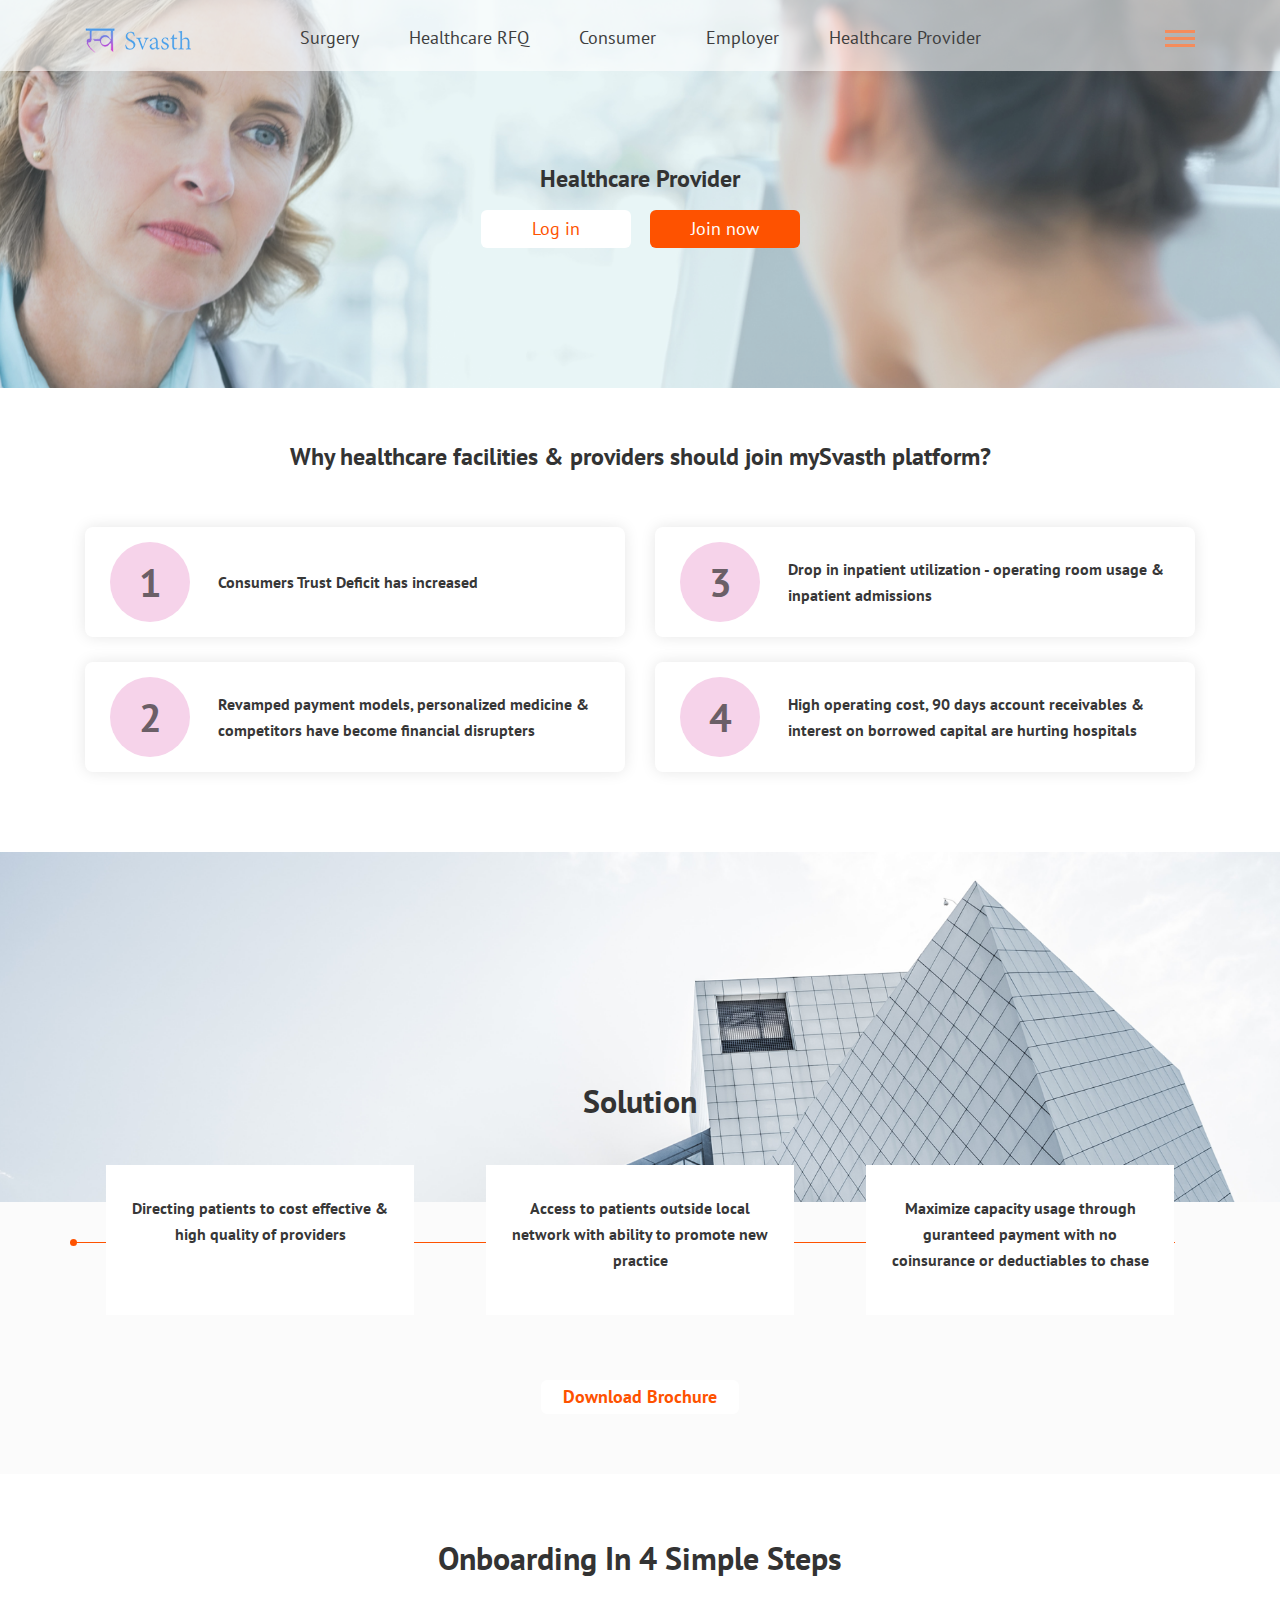
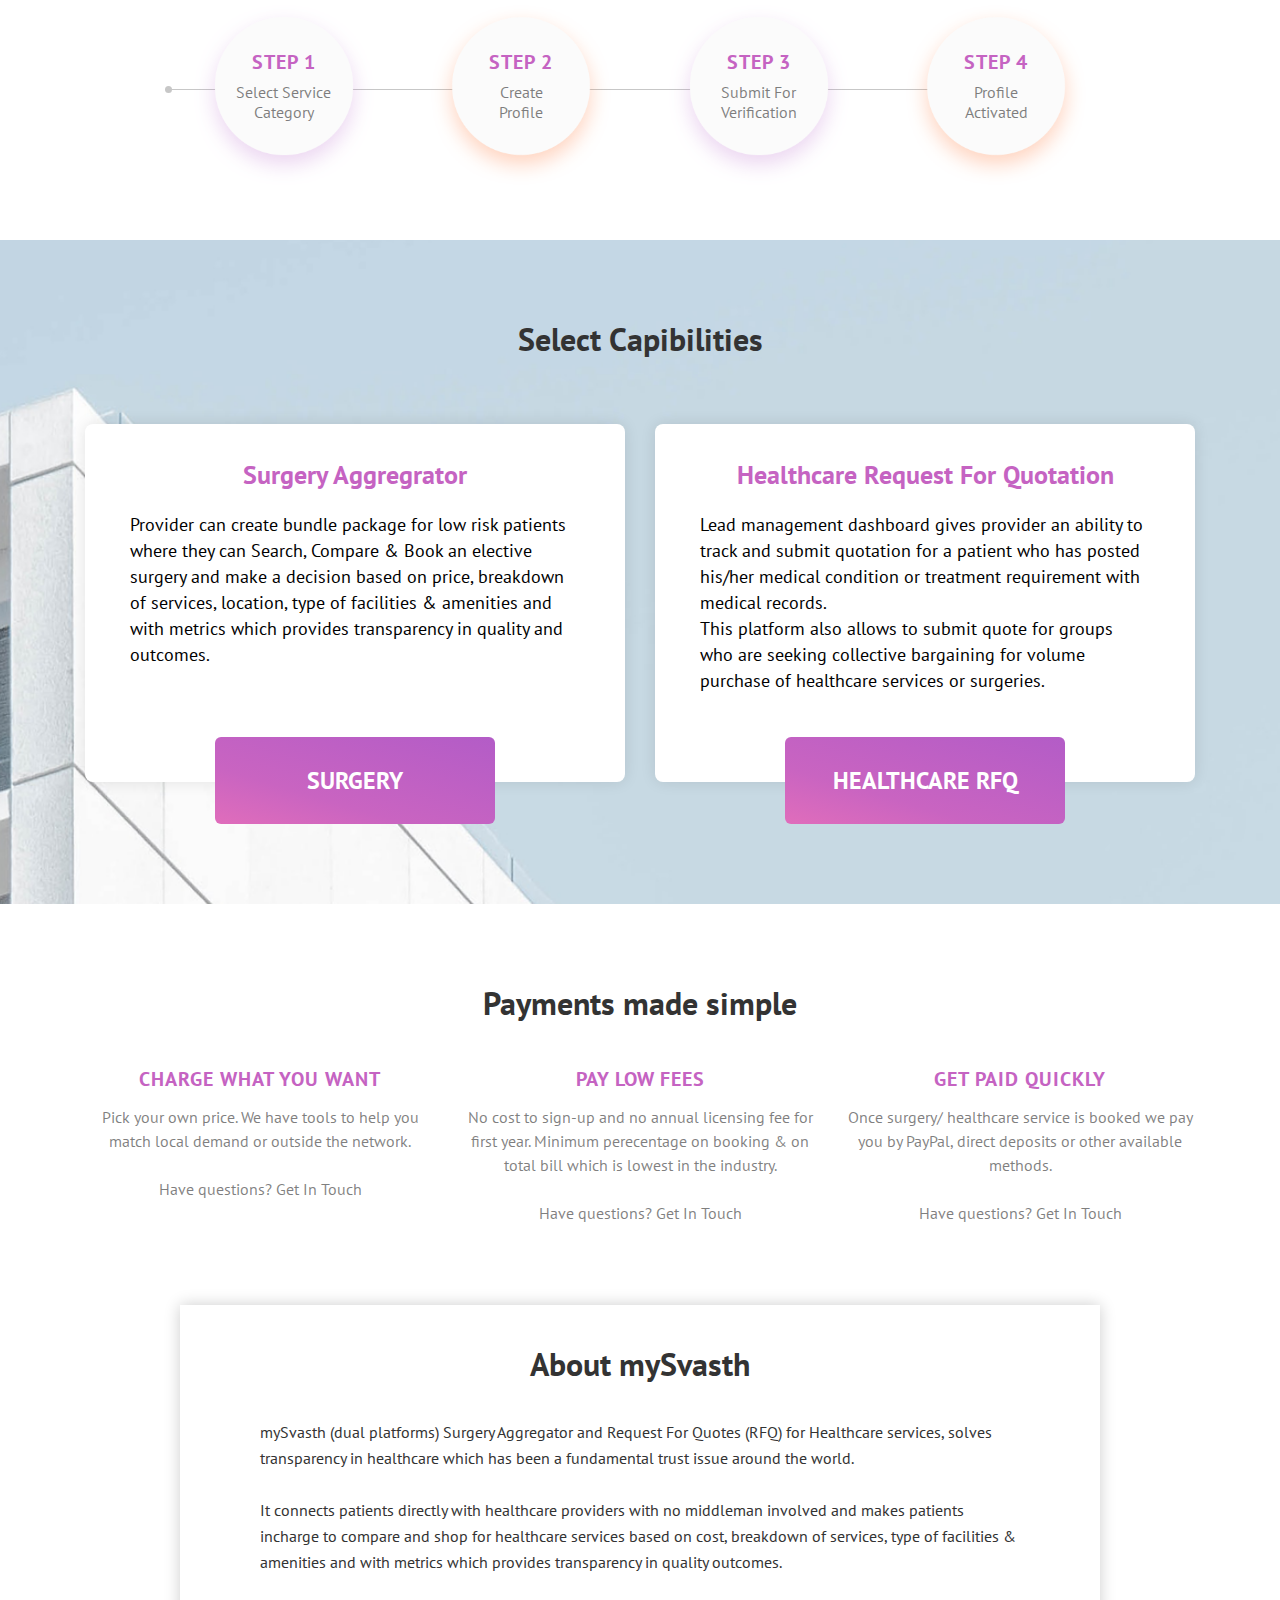
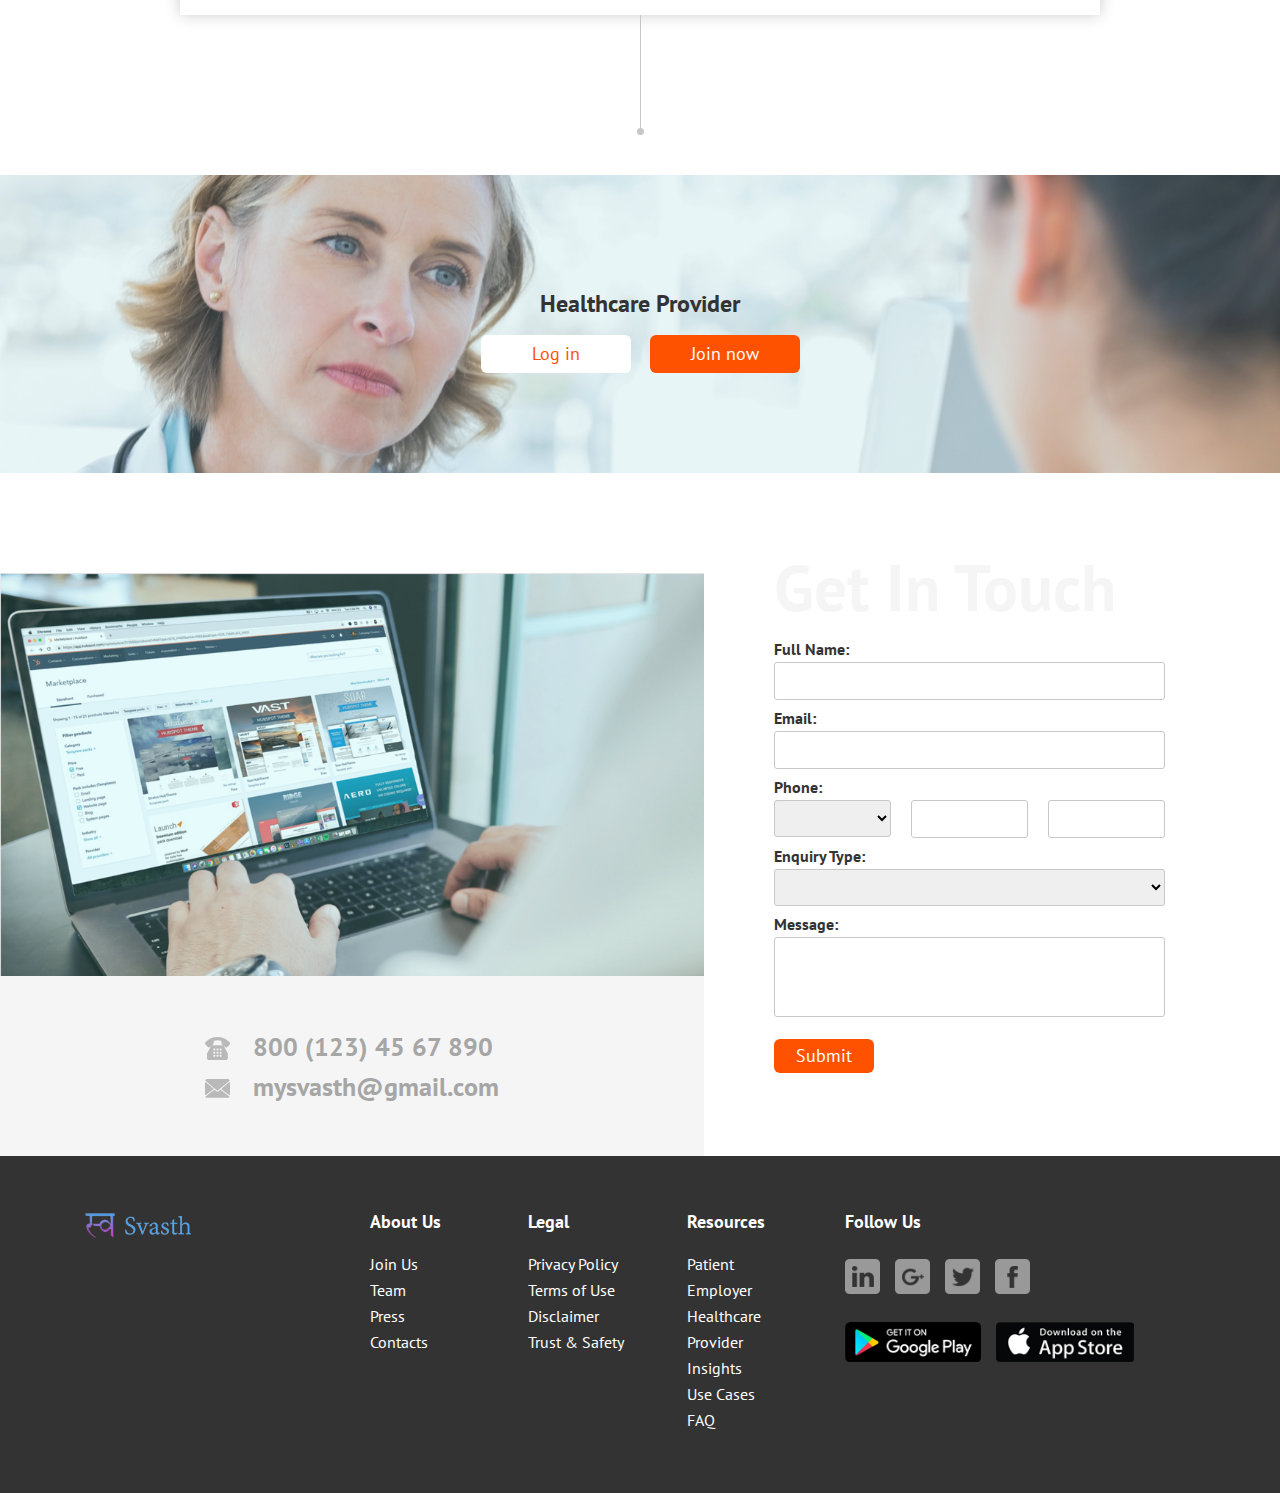
<file: healthcare__ask.html>
<!DOCTYPE html>
<html>
<head>
    
    <meta charset="utf-8">
    <meta name="viewport" content="width=device-width, initial-scale=1, shrink-to-fit=no">
    <title>Masavasth</title>

    <!-- Fav Icon -->
    <link rel="shortcut icon" type="image/png" href="#"/>

    <link rel="stylesheet" type="text/css" href="css/bootstrap.min.css">
    <link rel="stylesheet" type="text/css" href="css/font-awesome.min.css">
    <link rel="stylesheet" type="text/css" href="css/style.css">
    <link rel="stylesheet" type="text/css" href="css/responsive.css">
    <script src="https://www.google.com/recaptcha/api.js?render=6LedG-oUAAAAAC75e2SkKi-iLW0qTronq7K2yqi0"></script>

</head>
<body data-spy="scroll" data-target="#collapsibleNavbar">

    <header>
        <div class="container">
          <div class="header_relative">
            <div class="logo_sec"><a class="navbar-brand logo" href="#"><img src="images/logo.png" alt="" title="" /></a></div>
            <div class="logo_r">
              <nav class="navbar navbar-expand-md">
                <!-- Toggler/collapsibe Button -->
                <button class="navbar-toggler" type="button" data-toggle="collapse" data-target="#collapsibleNavbar">
                  <span class="navbar-toggler-icon">
                    <span></span>
                    <span></span>
                    <span></span>            
                  </span>          
                </button>
                
                <!-- Links -->
                <div class="collapse navbar-collapse justify-content-end" id="collapsibleNavbar">
                    <ul class="navbar-nav">
                      <li class="nav-item">
                        <a class="nav-link" href="#Investment_Approach">Surgery</a></li>
                      <li class="nav-item"><a class="nav-link" href="#Meet_the_Founder">Healthcare RFQ</a></li>
                      <li class="nav-item"><a class="nav-link" href="#Meet_the_Founder">Consumer</a></li>
                      <li class="nav-item"><a class="nav-link" href="#Meet_the_Founder">Employer</a></li>
                      <li class="nav-item"><a class="nav-link" href="#Meet_the_Founder">Healthcare Provider</a></li>
                      <!--<li class="nav-item">
                        <a class="nav-link" href="#Results">Results</a>                </li>-->
                  
                      <!-- Dropdown -->
                      <!--<li class="nav-item dropdown">
                        <a class="nav-link dropdown-toggle" href="#" id="navbardrop" data-toggle="dropdown">
                          Dropdown link
                        </a>
                        <div class="dropdown-menu">
                          <a class="dropdown-item" href="#">Link 1</a>
                          <a class="dropdown-item" href="#">Link 2</a>
                          <a class="dropdown-item" href="#">Link 3</a>
                        </div>
                      </li> -->
                    </ul>
                 </div>           
              </nav>
            </div>
            <div class="right_menu">
              <div class="right_menu_btn"><span></span><span></span><span></span></div>
            </div>
           </div>
         </div>
       </div>
      </header>


<!-- Banner section -->
<section class="heatlcare_ask_banner">
 <div class="container">
  <div class="row">
   <div class="col-lg-12">
       <h2>Healthcare Provider</h2>
       <div>
         <a href="#" class="white_btn">Log in</a>
         <a href="#" class="org_btn">Join now</a>
       </div>
    </div>
  </div>
 </div>
</section>
<!-- End of banner section -->

<!-- Healthcare platform -->
<section class="ask_platform_section">
  <div class="container">
    <h1 class="healthcare_platform_title text-center">Why healthcare facilities & providers should join mySvasth platform? </h1>

    <div class="row">
      <div class="col-md-6">
          <div class="ask_platform">
            <div>
              <div class="ask_platform_cell1"><i>1</i></div>
              <div class="ask_platform_cell2">
                <div>
                    Consumers Trust Deficit has increased
                </div>
              </div>
            </div>
          </div>

          <div class="ask_platform">
              <div>
                <div class="ask_platform_cell1"><i>2</i></div>
                <div class="ask_platform_cell2">
                  <div>
                    Revamped payment models, personalized medicine & competitors have become financial disrupters
                  </div>
                </div>
              </div>
            </div>
      </div>
      <div class="col-md-6">
          <div class="ask_platform">
              <div>
                <div class="ask_platform_cell1"><i>3</i></div>
                <div class="ask_platform_cell2">
                  <div>
                    Drop in inpatient utilization - operating room usage  & inpatient admissions 
                  </div>
                </div>
              </div>
            </div>
            <div class="ask_platform">
                <div>
                  <div class="ask_platform_cell1"><i>4</i></div>
                  <div class="ask_platform_cell2">
                    <div>
                      High operating cost, 90 days account receivables & interest on borrowed capital are hurting hospitals
                    </div>
                  </div>
                </div>
              </div>
      </div>
    </div>

  </div>
 </section>
 <!-- End of Healthcare platform -->

 <!-- Healthcare solution -->
<section class="ask_solution">
    
</section>
<!-- //Healthcare solution -->




<!-- Healthcare Solution -->
<div class="ask_solution2">
    <div class="container">
       <div class="ask_solution2_inner">
         <h1 class="section_title text-center">Solution</h1>
         <div class="row">
           <div class="col-md-4">
             <div class="ask_solution2_article">
                 <p>Directing patients to cost effective & high quality of providers</p>
             </div>
           </div>
           <div class="col-md-4">
               <div class="ask_solution2_article">
                 <p>Access to patients outside local network with ability to promote new practice</p>
               </div>
             </div>
             <div class="col-md-4">
                 <div class="ask_solution2_article">
                   <p>Maximize capacity usage through guranteed payment with no coinsurance or deductiables to chase </p>
                 </div>
               </div>
         </div>
         <div class="employer_download">
            <a href="#">Download Brochure</a>
         </div>
       </div>
    </div>
  </div>
<!-- //Healthcare Solution -->

<!-- Healthcare onboard -->
<div class="ask_onboard">
  <div class="container">
    <div class="row">
      <div class="col-md-10 offset-md-1">
        <div class="ask_onboard_inner">
            <h1 class="section_title text-center">Onboarding In 4 Simple Steps</h1>
            <div class="row">
              <div class="col-md-3 ask_board_article_outer">
                <div class="ask_board_article">
                  <h2>Step 1</h2>
                  <p>Select Service <br />Category</p>
                </div>
              </div>
              <div class="col-md-3 ask_board_article_outer">
                <div class="ask_board_article ask_board_article3">
                  <h2>Step 2</h2>
                  <p>Create <br />Profile </p>
                </div>           
              </div>
              <div class="col-md-3 ask_board_article_outer">
                <div class="ask_board_article">
                  <h2>Step 3</h2>
                  <p>Submit For<br />Verification</p>
                </div>          
              </div>
              <div class="col-md-3 ask_board_article_outer">
                  <div class="ask_board_article ask_board_article3">
                    <h2>Step 4</h2>
                    <p>Profile<br />Activated</p>
                  </div>          
              </div>
            </div>
          </div>
        </div>
      </div>
    </div>
</div>
<!-- //Healthcare onboard -->

<!-- Healthcare ask capability -->
<div class="ask_capability">
  <div class="container">
      <h1 class="section_title text-center">Select Capibilities</h1>
      <div class="row">
        <div class="col-md-6">
          <div class="ask_capability_article">
            <h2>Surgery Aggregrator</h2>
            <p>
                Provider can create bundle package for low risk patients where they can Search, Compare & Book an elective surgery and make a decision based on price, breakdown of services, location, type of facilities & amenities and with metrics which provides transparency in quality and outcomes.
            </p>
          </div>
          <div class="ask_capability_btn"><a href="#">SURGERY</a></div>
        </div>
        <div class="col-md-6">
            <div class="ask_capability_article">
              <h2>Healthcare Request For Quotation</h2>
              <p>
                Lead management dashboard gives provider an ability to track and submit quotation for a patient who has posted his/her medical condition or treatment requirement with medical records. <br />
                This platform also allows to submit quote for groups who are seeking collective bargaining for volume purchase of healthcare services or surgeries.
              </p>
            </div>
            <div class="ask_capability_btn"><a href="#">healthcare RFQ</a></div>
          </div>
      </div>
  </div>
</div>
<!-- //Healthcare ask capability -->


<!-- paitient -->
<div class="ask_payment">
    <div class="container">
        <h1 class="section_title text-center">Payments made simple</h1>
        <div class="row">
            <div class="col-md-4">
              <div class="ask_capability_article2">
                <h2>Charge what you want</h2>
                <p>
                  Pick your own price.
                  We have tools to help you match local demand or outside the network.<br /><br />
                  
                  Have questions? Get In Touch
                </p>
              </div>
            </div>
            <div class="col-md-4">
                <div class="ask_capability_article2">
                  <h2>Pay low fees</h2>
                  <p>
                    No cost to sign-up and no annual licensing fee for first year.
                    Minimum perecentage on booking & on total bill which is lowest in the industry. 
                    <br /><br />
                    Have questions? Get In Touch
                  </p>
                </div>
          </div>
          <div class="col-md-4">
              <div class="ask_capability_article2">
                <h2>Get paid quickly</h2>
                <p>
                  Once surgery/ healthcare service is booked we pay you by PayPal, direct deposits or other available methods.<br /><br />
                  Have questions? Get In Touch
                </p>
              </div>
            </div>
        
      </div>
      <div class="ask_payment_gap"></div>
      <div class="row">
        <div class="col-md-10 offset-md-1">
          <div class="about_box employer_about">
              <div class="consumer_about_inner">
                <h1>About mySvasth</h1>
                <p>
                    mySvasth (dual platforms) Surgery Aggregator and Request For Quotes (RFQ) for Healthcare services, solves transparency in healthcare which has been a fundamental trust issue around the world.
      <br><br>
      It connects patients directly with healthcare providers with no middleman involved and makes patients incharge to compare and shop for healthcare services based on cost, breakdown of services,  type of facilities &amp; amenities and with metrics which provides transparency in quality outcomes.
                </p>
              </div>
          </div>
        </div>
      </div>
      
    </div>
  
</div>
<!-- //paitient -->

<!-- consumer -->
<section class="surgery_banner ask_banner_bot">
    <div class="container">
     <div class="row">
      <div class="col-lg-12">
          <h2>Healthcare Provider</h2>
          <div>
            <a href="#" class="white_btn">Log in</a>
            <a href="#" class="org_btn">Join now</a>
          </div>
       </div>
     </div>
    </div>
   </section>
   <!-- End of consumer -->

<!-- get in touch -->
<section class="get_touch">
     <div class="get_touch_r">
       <div class="get_touch_inner">
        <h1 class="get_touch_title">Get In Touch</h1>
        <form class="surgey_form">
          <label>Full Name:</label>
          <input type="text" />
          <label>Email:</label>
          <input type="text" />
          <label>Phone:</label>
          <div class="row">
            <div class="col-md-4">
                <select>
                    <option></option>
                  </select>
            </div>
            <div class="col-md-4">
                <input type="text" />
            </div>
            <div class="col-md-4">
                <input type="text" />
            </div>
          </div>
          <label>Enquiry Type:</label>
          <select>
            <option></option>
          </select>
          <label>Message:</label>
          <textarea></textarea>
          <div class="g-recaptcha" id="rcaptcha"  data-sitekey="6LedG-oUAAAAAC75e2SkKi-iLW0qTronq7K2yqi0"></div>
          <div><input type="submit" class="org_btn" value="Submit" /></div>
        </form>
      </div> 
     </div>
     <div class="get_touch_l">
        <img src="images/surgery_5.png" alt="" title="" />  
        <div>
          <div><i><img src="images/surgery_phone.svg" alt="" title="" /></i> <span>800 (123) 45 67 890</span></div>
          <div><i><img src="images/surgery_mail.svg" alt="" title="" /></i> <span>mysvasth@gmail.com</span></div>
        </div>
     </div>
     <div class="clear"></div>
</section>
<!-- End of get in touch -->


 <!-- Footer -->
 <footer>
    <div class="container">
        <div class="row">
            <div class="col-md-3 fot_logo">
               <a href="#"><img src="images/fot_logo.png" alt="" title="" /></a>
            </div>
            <div class="col-md-5">
                <div class="row">
                  <div class="col-sm-4 fot_list">
                    <h2>About Us</h2>
                    <ul>
                      <li><a href="#">Join Us</a></li>
                      <li><a href="#">Team</a></li>
                      <li><a href="#">Press</a></li>
                      <li><a href="#">Contacts</a></li>
                    </ul>
                  </div>
                  <div class="col-md-4 fot_list">
                      <h2>Legal</h2>
                      <ul>
                        <li><a href="#">Privacy Policy</a></li>
                        <li><a href="#">Terms of Use</a></li>
                        <li><a href="#">Disclaimer</a></li>
                        <li><a href="#">Trust & Safety</a></li>
                      </ul>
                  </div>
                  <div class="col-md-4 fot_list">
                      <h2>Resources</h2>
                      <ul>
                        <li><a href="#">Patient</a></li>
                        <li><a href="#">Employer</a></li>
                        <li><a href="#">Healthcare Provider</a></li>
                        <li><a href="#">Insights</a></li>
                        <li><a href="#">Use Cases</a></li>
                        <li><a href="#">FAQ</a></li>
                      </ul>
                  </div>
                </div>
            </div>
            <div class="col-md-4 fot_list">
                <h2>Follow Us</h2>
                <div class="fot_social">
                  <a href="#"><img src="images/linkeln_icon.png" alt="" title="" /></a>
                  <a href="#"><img src="images/google_plus.png" alt="" title="" /></a>
                  <a href="#"><img src="images/twitter_icon.png" alt="" title="" /></a>
                  <a href="#"><img src="images/facebook_icon.png" alt="" title="" /></a>
                </div>
                <div class="fot_store">
                  <a href="#"><img src="images/play_store.png" alt="" title="" /></a>
                  <a href="#"><img src="images/app_store.png" alt="" title="" /></a>
                </div>
            </div>
        </div>
    </div>
 </footer>
 <!-- //Footer -->



  <script src="js/jquery-3.3.1.min.js"></script>
  <script src="js/bootstrap.min.js"></script>
  <script src="js/popper.min.js"></script>
  <script src="js/custom.js"></script>

</body>
</html>
</file>
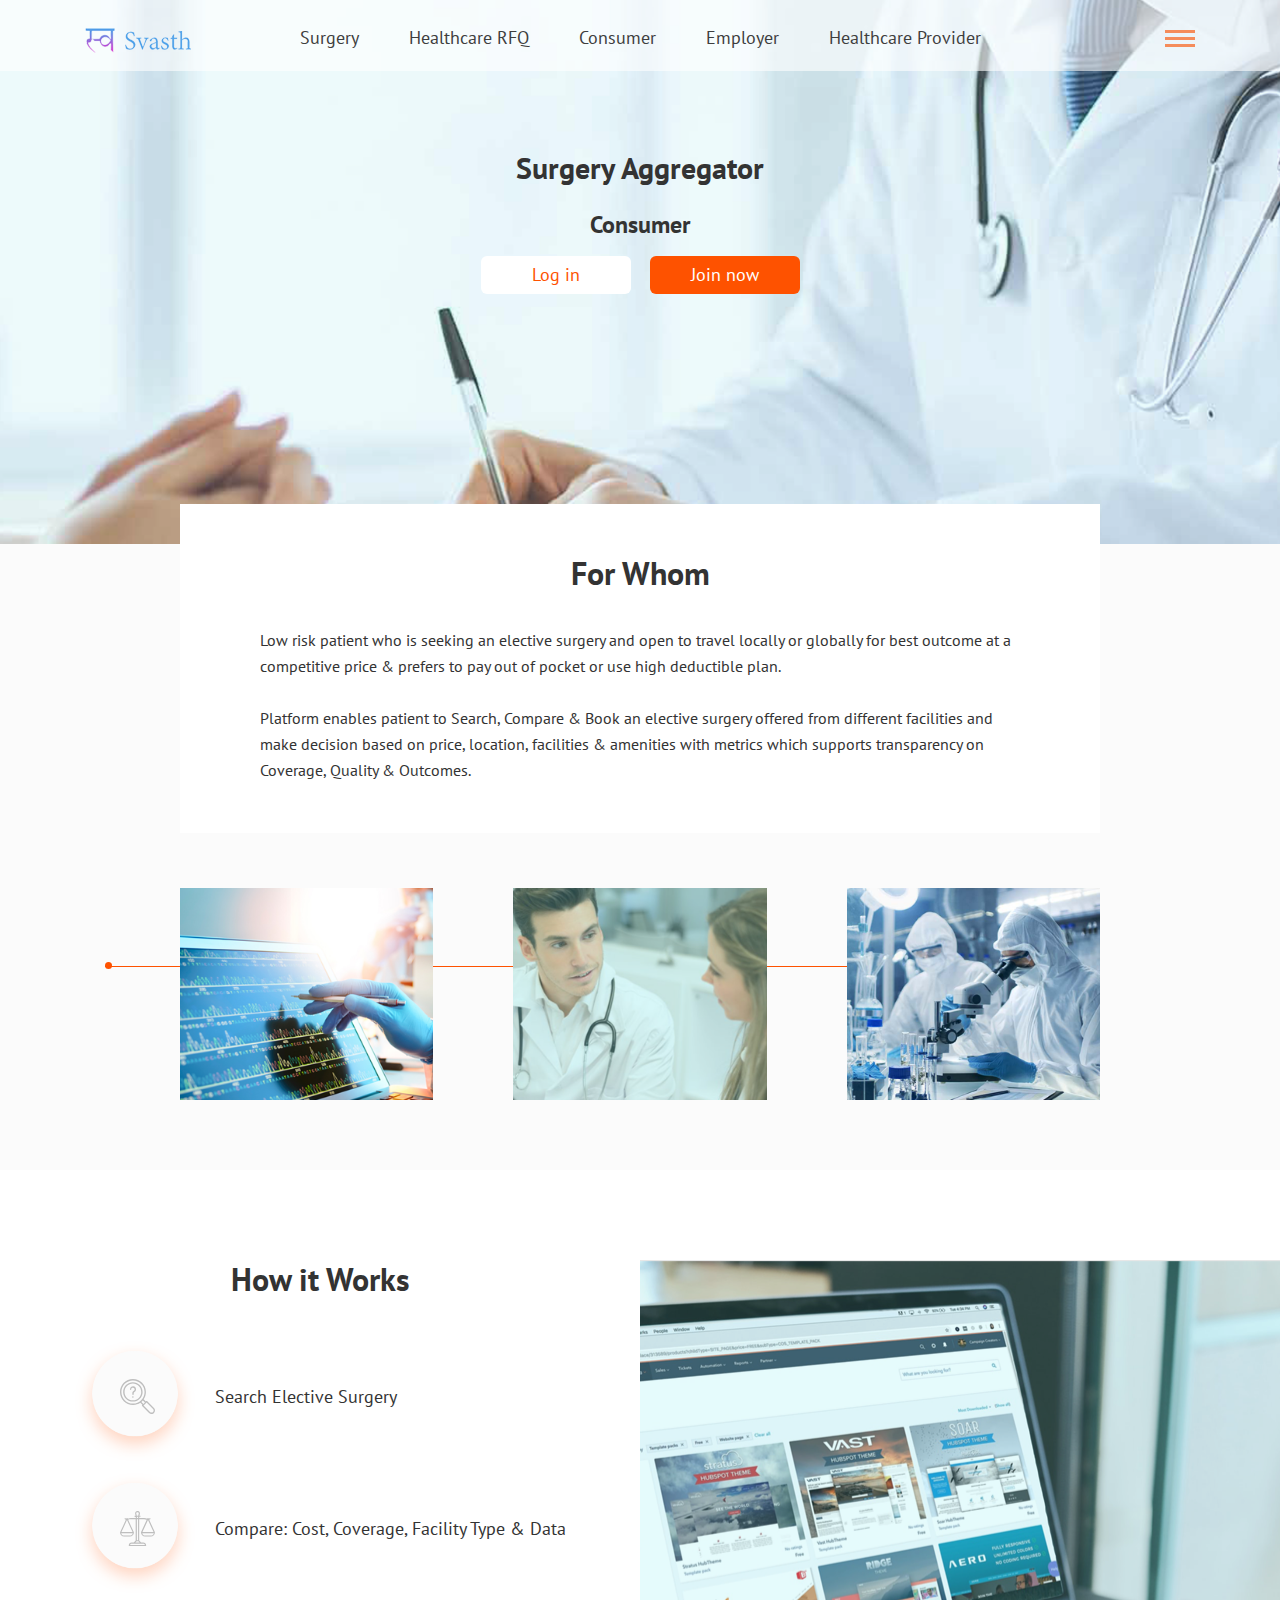
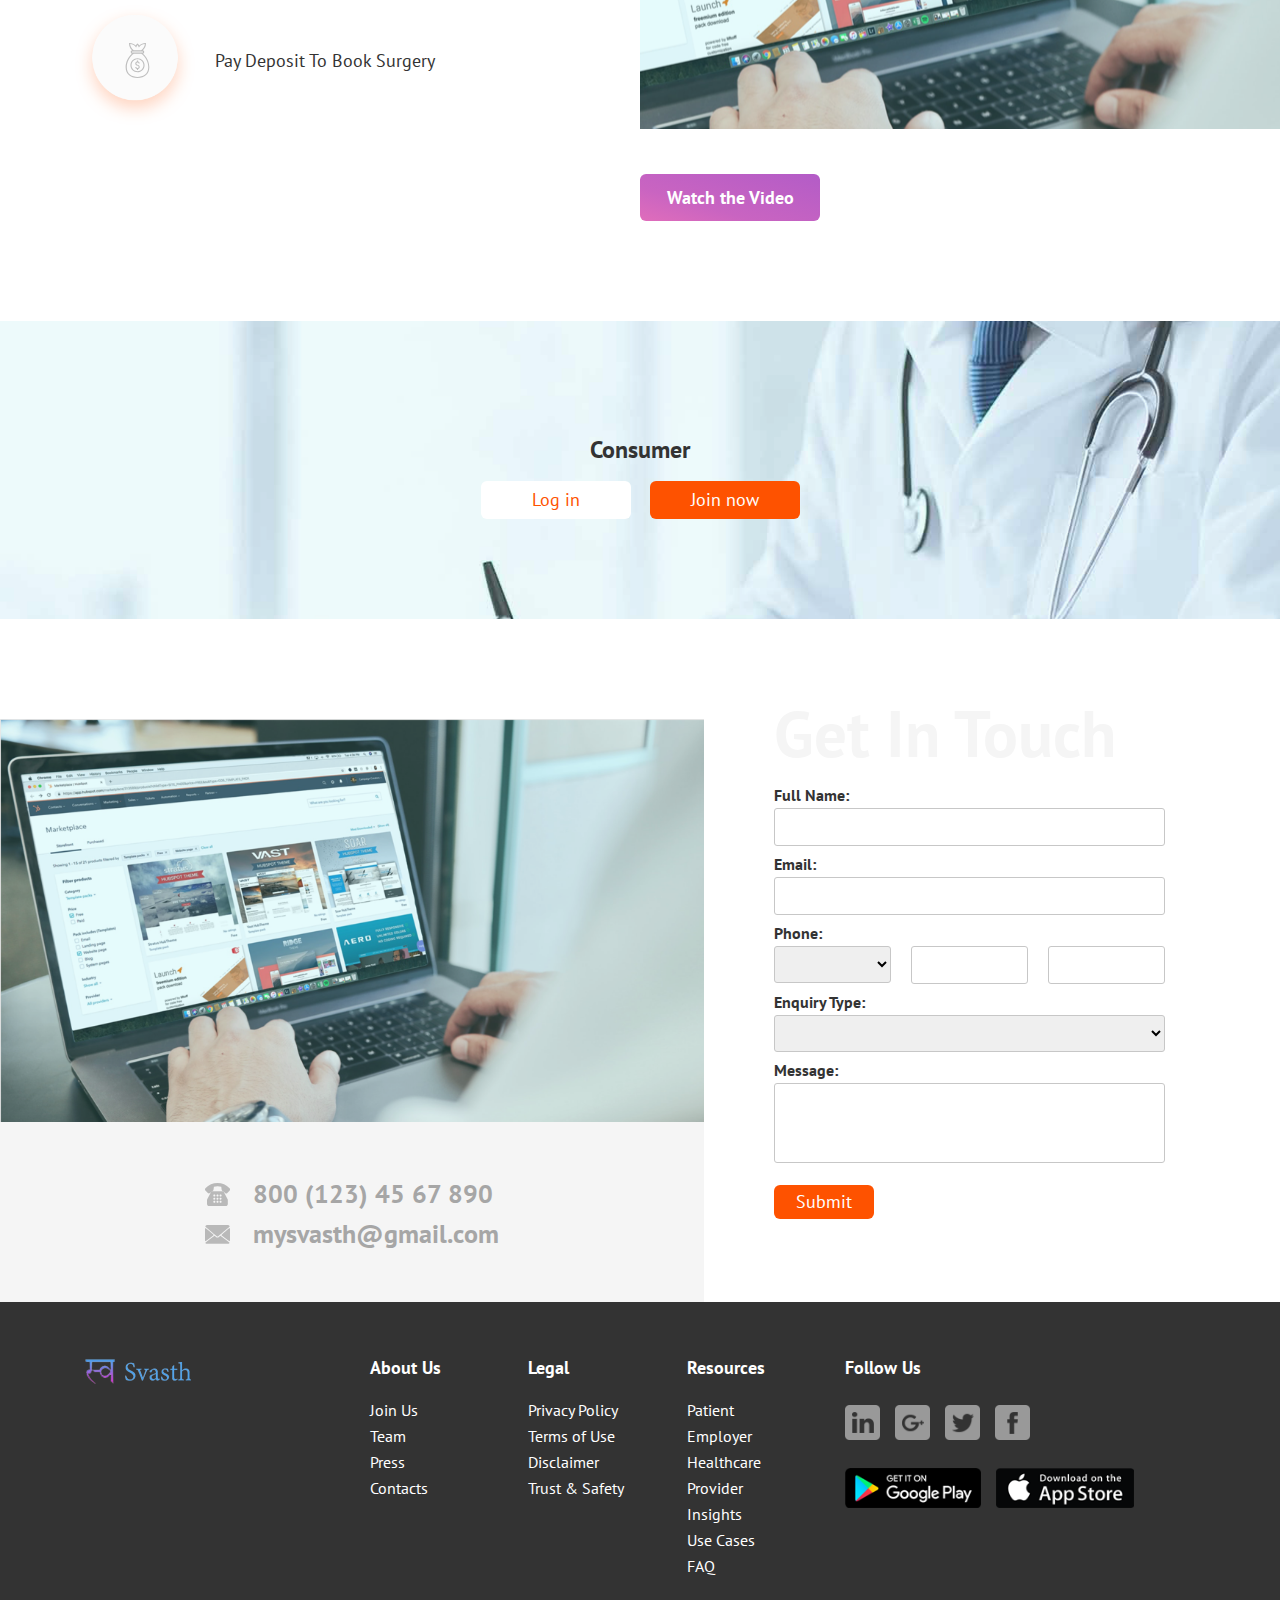
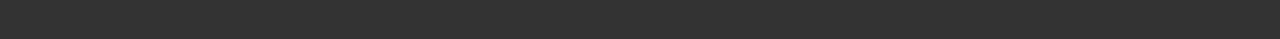
<file: surgery.html>
<!DOCTYPE html>
<html>
<head>
    
    <meta charset="utf-8">
    <meta name="viewport" content="width=device-width, initial-scale=1, shrink-to-fit=no">
    <title>Masavasth</title>

    <!-- Fav Icon -->
    <link rel="shortcut icon" type="image/png" href="#"/>

    <link rel="stylesheet" type="text/css" href="css/bootstrap.min.css">
    <link rel="stylesheet" type="text/css" href="css/font-awesome.min.css">
    <link rel="stylesheet" type="text/css" href="css/style.css">
    <link rel="stylesheet" type="text/css" href="css/responsive.css">
    <script src="https://www.google.com/recaptcha/api.js?render=6LedG-oUAAAAAC75e2SkKi-iLW0qTronq7K2yqi0"></script>

</head>
<body data-spy="scroll" data-target="#collapsibleNavbar">

    <header>
        <div class="container">
          <div class="header_relative">
            <div class="logo_sec"><a class="navbar-brand logo" href="#"><img src="images/logo.png" alt="" title="" /></a></div>
            <div class="logo_r">
              <nav class="navbar navbar-expand-md">
                <!-- Toggler/collapsibe Button -->
                <button class="navbar-toggler" type="button" data-toggle="collapse" data-target="#collapsibleNavbar">
                  <span class="navbar-toggler-icon">
                    <span></span>
                    <span></span>
                    <span></span>            
                  </span>          
                </button>
                
                <!-- Links -->
                <div class="collapse navbar-collapse justify-content-end" id="collapsibleNavbar">
                    <ul class="navbar-nav">
                      <li class="nav-item">
                        <a class="nav-link" href="#Investment_Approach">Surgery</a></li>
                      <li class="nav-item"><a class="nav-link" href="#Meet_the_Founder">Healthcare RFQ</a></li>
                      <li class="nav-item"><a class="nav-link" href="#Meet_the_Founder">Consumer</a></li>
                      <li class="nav-item"><a class="nav-link" href="#Meet_the_Founder">Employer</a></li>
                      <li class="nav-item"><a class="nav-link" href="#Meet_the_Founder">Healthcare Provider</a></li>
                      <!--<li class="nav-item">
                        <a class="nav-link" href="#Results">Results</a>                </li>-->
                  
                      <!-- Dropdown -->
                      <!--<li class="nav-item dropdown">
                        <a class="nav-link dropdown-toggle" href="#" id="navbardrop" data-toggle="dropdown">
                          Dropdown link
                        </a>
                        <div class="dropdown-menu">
                          <a class="dropdown-item" href="#">Link 1</a>
                          <a class="dropdown-item" href="#">Link 2</a>
                          <a class="dropdown-item" href="#">Link 3</a>
                        </div>
                      </li> -->
                    </ul>
                 </div>           
              </nav>
            </div>
            <div class="right_menu">
              <div class="right_menu_btn"><span></span><span></span><span></span></div>
            </div>
           </div>
         </div>
       </div>
      </header>


<!-- Banner section -->
<section class="surgery_banner">
 <div class="container">
  <div class="row">
   <div class="col-lg-12">
       <h1>Surgery Aggregator</h1>
       <h2>Consumer</h2>
       <div>
         <a href="#" class="white_btn">Log in</a>
         <a href="#" class="org_btn">Join now</a>
       </div>
    </div>
  </div>
 </div>
</section>
<!-- End of banner section -->

<!-- Surgery Whom -->
<div class="surgery_whom">
  <div class="container">
    <div class="row">
      <div class="col-md-10 offset-md-1">
        <div class="surgery_whom_inner">
          <h1>For Whom</h1>
          <p>
              Low risk patient who is seeking an elective surgery and open to travel locally or globally for best outcome at a competitive price & prefers to pay out of pocket or use high deductible plan.
              <br /><br />
              Platform enables patient to Search, Compare & Book an elective surgery offered from different facilities and make decision based on price, location, facilities & amenities with metrics which supports transparency on Coverage, Quality & Outcomes.
          </p>
        </div>

        <div class="surgery_whom_inner2">
            <div class="row">
              <div class="col-md-4 surgery_whom2">
                <img src="images/surgery_2.png" alt="" title="" />
              </div>
              <div class="col-md-4 surgery_whom2">
                  <img src="images/surgery_3.png" alt="" title="" />
              </div>
              <div class="col-md-4 surgery_whom2">
                    <img src="images/surgery_4.png" alt="" title="" />
               </div>
            </div>
          </div>

      </div>
    </div>
    
  </div>
</div>
<!-- //Surgery Whom -->


<!-- How it work -->
<div class="surgery_it_work">
  <div class="surgery_inner_position">
    <div class="surgery_work_l">
      <h1 class="section_title text-center">How it Works</h1>
      <ul>
          <li><i><img src="images/surgery_search2.svg" alt="" title="" /></i>  <span>Search Elective Surgery</span></li>
          <li><i><img src="images/surgery_compare.svg" alt="" title="" /></i>  <span>Compare: Cost, Coverage, Facility Type & Data</span></li>
          <li><i><img src="images/surgery_money.svg" alt="" title="" /></i>  <span>Pay Deposit To Book Surgery</span></li>
      </ul>
    </div>
    <div class="surgery_work_r">
      <img src="images/surgery_5.png" alt="" title="" class="hide_desk2" />  
    </div>
    <div class="clear"></div>
  </div>
  <div class="surgery_work_l surgery_work_l2"></div>
  <div class="surgery_work_r2">
      <div class="surgery_btn"><a href="#" class="purple_btn">Watch the Video</a></div>
  </div>
  <div class="clear"></div>
</div>
<!-- //How it work -->

<!-- consumer -->
<section class="surgery_banner surgery_banner_bot">
    <div class="container">
     <div class="row">
      <div class="col-lg-12">
          <h2>Consumer</h2>
          <div>
            <a href="#" class="white_btn">Log in</a>
            <a href="#" class="org_btn">Join now</a>
          </div>
       </div>
     </div>
    </div>
   </section>
   <!-- End of consumer -->

<!-- get in touch -->
<section class="get_touch">
     <div class="get_touch_r">
       <div class="get_touch_inner">
        <h1 class="get_touch_title">Get In Touch</h1>
        <form class="surgey_form">
          <label>Full Name:</label>
          <input type="text" />
          <label>Email:</label>
          <input type="text" />
          <label>Phone:</label>
          <div class="row">
            <div class="col-md-4">
                <select>
                    <option></option>
                  </select>
            </div>
            <div class="col-md-4">
                <input type="text" />
            </div>
            <div class="col-md-4">
                <input type="text" />
            </div>
          </div>
          <label>Enquiry Type:</label>
          <select>
            <option></option>
          </select>
          <label>Message:</label>
          <textarea></textarea>
          <div class="g-recaptcha" id="rcaptcha"  data-sitekey="6LedG-oUAAAAAC75e2SkKi-iLW0qTronq7K2yqi0"></div>
          <div><input type="submit" class="org_btn" value="Submit" /></div>
        </form>
      </div> 
     </div>
     <div class="get_touch_l">
        <img src="images/surgery_5.png" alt="" title="" />  
        <div>
          <div><i><img src="images/surgery_phone.svg" alt="" title="" /></i> <span>800 (123) 45 67 890</span></div>
          <div><i><img src="images/surgery_mail.svg" alt="" title="" /></i> <span>mysvasth@gmail.com</span></div>
        </div>
     </div>
     <div class="clear"></div>
</section>
<!-- End of get in touch -->


 <!-- Footer -->
 <footer>
    <div class="container">
        <div class="row">
            <div class="col-md-3 fot_logo">
               <a href="#"><img src="images/fot_logo.png" alt="" title="" /></a>
            </div>
            <div class="col-md-5">
                <div class="row">
                  <div class="col-sm-4 fot_list">
                    <h2>About Us</h2>
                    <ul>
                      <li><a href="#">Join Us</a></li>
                      <li><a href="#">Team</a></li>
                      <li><a href="#">Press</a></li>
                      <li><a href="#">Contacts</a></li>
                    </ul>
                  </div>
                  <div class="col-md-4 fot_list">
                      <h2>Legal</h2>
                      <ul>
                        <li><a href="#">Privacy Policy</a></li>
                        <li><a href="#">Terms of Use</a></li>
                        <li><a href="#">Disclaimer</a></li>
                        <li><a href="#">Trust & Safety</a></li>
                      </ul>
                  </div>
                  <div class="col-md-4 fot_list">
                      <h2>Resources</h2>
                      <ul>
                        <li><a href="#">Patient</a></li>
                        <li><a href="#">Employer</a></li>
                        <li><a href="#">Healthcare Provider</a></li>
                        <li><a href="#">Insights</a></li>
                        <li><a href="#">Use Cases</a></li>
                        <li><a href="#">FAQ</a></li>
                      </ul>
                  </div>
                </div>
            </div>
            <div class="col-md-4 fot_list">
                <h2>Follow Us</h2>
                <div class="fot_social">
                  <a href="#"><img src="images/linkeln_icon.png" alt="" title="" /></a>
                  <a href="#"><img src="images/google_plus.png" alt="" title="" /></a>
                  <a href="#"><img src="images/twitter_icon.png" alt="" title="" /></a>
                  <a href="#"><img src="images/facebook_icon.png" alt="" title="" /></a>
                </div>
                <div class="fot_store">
                  <a href="#"><img src="images/play_store.png" alt="" title="" /></a>
                  <a href="#"><img src="images/app_store.png" alt="" title="" /></a>
                </div>
            </div>
        </div>
    </div>
 </footer>
 <!-- //Footer -->



  <script src="js/jquery-3.3.1.min.js"></script>
  <script src="js/bootstrap.min.js"></script>
  <script src="js/popper.min.js"></script>
  <script src="js/custom.js"></script>

</body>
</html>
</file>
<file: css/style.css>
@import url('https://fonts.googleapis.com/css?family=PT+Sans:400,400i,700,700i&display=swap');

body{ margin:0; padding:0; color:#000000; font-family:"PT Sans"; font-weight:400; font-size:18px; line-height:26px; }

h1,h2,h3,h4,h5,h6,h7,h8,p,ul{ margin:0; padding:0; }
.clear{ clear:both; }
.mt-20{ margin-top: 20px !important; }
.mt-30{ margin-top: 30px !important; }
.mt-40{ margin-top: 40px !important; }
.mt-50{ margin-top: 50px !important; }
.clear{ clear: both; }
.mb-40{ margin-bottom: 40px !important; }

.navbar{ padding:0; position:static; padding-top:5px; }
.navbar-toggler-icon > span { width:100%; height: 3px;
    background-color: #f58c5b; display:block; margin-bottom:4px; margin-top:4px; }
.navbar-expand-md .navbar-nav > .nav-item{ margin-left:25px; margin-right:25px; }
.navbar-expand-md .navbar-nav .nav-link{ color:#3e3e3e; font-size:18px; padding:0; }
.navbar-expand-md .navbar-nav .nav-link:hover{ color: #fe5200; }
.navbar-toggler, .navbar-toggler:focus, .navbar-toggler:hover{ outline:0; }

header{ position:absolute; top:0; left:0; width:100%; z-index:999999; padding-top:20px; padding-bottom:20px; 
    background-color: rgba(255,255,255,0.6);
}
header.sticky-header{ background-color: #6eaea4; border-bottom-color: #999999; position:fixed; }
.banner_sec{ background:url("../images/header_bg.png") repeat-x center top; position: relative; padding-bottom:280px;  }
.banner_sec h1{ text-align: center; padding-top: 160px; font-weight: 700; font-size: 50px; color: #333333; letter-spacing: 0.06em; }
.banner_circle{ background:url("../images/banner_circle_bg.png") no-repeat center top; display: table; margin: 0px auto; width: 470px; height: 433px; margin-top: 145px;  }
.banner_circle p{ color:#fe5200; font-weight: 700; font-size: 30px; text-align: center; line-height: 42px; padding-top: 155px; }

.banner_btn{ position: absolute; top: 540px; left: 0; right: 0; margin: auto; }
.banner_sec a, .banner_sec a:hover {background: linear-gradient(16.56deg, #e06dbb 0%, #c964c1 33.42%, #b35cc7 100%); font-weight: 700; font-size: 24px; color: #fff; text-transform: uppercase;
     text-decoration: none; 
     width: 280px;
     height: 87px;
     line-height: 87px;
     display: inline-block;
     text-align: center;
     border-radius:6px;
}
.banner_sec a.btn1{ margin-left: 20px; }
.banner_sec a.btn2{ margin-left: 530px; }
.option2{
    box-shadow: 0 0 15px rgba(0,0,0,0.3);
-moz-box-shadow: 0 0 15px rgba(0,0,0,0.3);
-webkit-box-shadow: 0 0 15px rgba(0,0,0,0.3);
-o-box-shadow: 0 0 15px rgba(0,0,0,0.3);
padding: 65px 15px;
margin-top: -115px;
margin-bottom: 20px;
position: relative;
z-index: 2;
background-color: #fff;
border-radius:8px;
}
.option2 ul{ margin: 0; padding: 0; }
.option2 ul li{ list-style-type: none; display: inline-block;text-align: center; margin-left: 12px; margin-right: 12px; }
.option2 ul li:first-child{ }
.option2 ul li a, .option2 ul li a:hover{ color:#adadad; font-size: 18px; text-decoration: none; text-align: center; }
.option2 ul li a:hover{ color: #fe5200; }
.success{ background-color:#fbfbfb; padding-bottom: 80px; }
.section_title{ color: #333; font-size: 32px; font-weight: 700; }
.success_list{ margin: 0; padding: 0; overflow: hidden; }
.success_list li{ list-style-type: none; width:20%; float: left; text-align: center; margin-top: 75px; }
.success_list li > div{ text-align: center; }
.success_list li > div img{ height: 50px; }
.success_list li > h2{ color: #b45cc7; font-size: 28px; font-weight: 700; padding-top: 8px; }
.success_list li > p{ color: #333333; font-size: 15px; }
.consumer{ padding-bottom: 90px; }
.consumer_left{ float: left; width: 40%; }
.consumer_right{ float: left; width: 60%; }
.consumer_right img{ width: 100%; }
.consumer{ background-color: #fff; }
.consumer_list{ position: relative; padding-top: 12px; }
.consumer_list ul{ margin: 0; padding: 0; width: 250px; margin: 0px auto; z-index: 2; padding-top: 45px; position: relative; }
.consumer_list ul:after{ position: absolute; left: 0; right: 0; margin: auto; top: 25px; z-index: 1; bottom: 0; width: 1px; background-color: #fe5200; content: ""; }
.consumer_list ul:before{ position: absolute; left: 0; right: 0; margin: auto; top: 20px; z-index: 1; width: 7px; height: 7px; background-color: #fe5200; border-radius:100%; content: ""; }
.consumer_list ul li{ list-style-type: none;
    box-shadow: 0 0 15px rgba(0,0,0,0.2);d
    -moz-box-shadow: 0 0 15px rgba(0,0,0,0.2);
    -webkit-box-shadow: 0 0 15px rgba(0,0,0,0.2);
    -o-box-shadow: 0 0 15px rgba(0,0,0,0.2);
    border-radius: 8px;
    margin-bottom: 35px;
    position:relative;
    z-index: 4;
    background-color: #fff;
}
.consumer_list ul li p{ 
    font-size: 16px;
    color: #333;
    text-align: center;
    font-weight: 700;
    padding-top: 25px;
    padding-bottom: 25px;
    display: block;
    line-height: 22px;
 }
.consumer_left2{ float: left; width: 52%; }
.consumer_right2{ float: left; width: 48%; }
.consumer_left2 img{ width: 100%; }
.consumer_right2{ text-align: center; }
.consumer_right2 img{ max-width: 90%; }
.consumer_6{ margin-top: 55px; }
.consumer_bot_6{ margin-top: 25px; }

.healthcare{ background:url("../images/4.png") no-repeat center top; padding-top: 225px; padding-bottom: 120px; background-size:cover;   }
.provider{ background-color: #fff; }
.provider_section{

}
.provider_article{
    box-shadow: 0 0 15px rgba(0,0,0,0.3);
-moz-box-shadow: 0 0 15px rgba(0,0,0,0.3);
-webkit-box-shadow: 0 0 15px rgba(0,0,0,0.3);
-o-box-shadow: 0 0 15px rgba(0,0,0,0.3);
padding: 30px 15px 25px 15px;
margin-bottom: 20px;
background-color: #fff;
border-radius:8px;
;
position: relative;
z-index: 2;
text-align: center;
width: 88%;
margin: 0 auto;
margin-top: -65px
}
.provider_article i{ width: 80px; height: 80px; display: inline-block; border-radius:100%; background-color: #f6d3ea; color: #6b5f67; font-weight: 700; font-style: normal; text-align: center; line-height: 80px; font-size: 40px; }
.provider_article p{
    font-size: 18px;
    color: #333;
    padding-top: 25px;
    min-height: 80px;
    line-height: 26px;
    font-weight: 700;
}
.provider_article i.provider2{ background-color: #ffcbb2; }
.provider_article i.provider3{ background-color: #e8ceee; }
.partner_top{ padding-top: 120px; }
.partner_logo{ padding-top: 30px; padding-bottom: 80px; }
.partner_logo span{ display: inline-block; width: 19%; text-align: center; margin-top: 35px; }
.partner_logo span img{ max-width: 77%; }

.provider_inner{ position: relative; }
.provider_inner:after{ position: absolute; left: -15px; right: 20px; margin: auto; top: 45px; z-index: 1; height: 1px; background-color: #fe5200; content: ""; }
.provider_inner:before{ position: absolute; left: -15px; margin: auto; top: 42px; z-index: 1; width: 7px; height: 7px; background-color: #fe5200; border-radius:100%; content: ""; }


.fot_bot{ background:url("../images/5.png") repeat-x center top; position: relative; padding-bottom:60px;  }
.fot_bot .circle{ background:url("../images/banner_circle_bg2.png") no-repeat center top; display: table; margin: 0px auto; width: 470px; height: 470px; background-size: 100% 100%; margin-top: 50px;  }
.fot_bot .circle p{ color:#fe5200; font-weight: 700; font-size: 30px; text-align: center; line-height: 42px; padding-top: 155px; }
.fot_bot .btn_sec{ position: absolute; top: 240px; left: 0; right: 0; margin: auto; }
.fot_bot a, .fot_bot a:hover {background: linear-gradient(16.56deg, #e06dbb 0%, #c964c1 33.42%, #b35cc7 100%); font-weight: 700; font-size: 24px; color: #fff; text-transform: uppercase;
     text-decoration: none; 
     width: 280px;
     height: 87px;
     line-height: 87px;
     display: inline-block;
     text-align: center;
     border-radius:6px;
}
.fot_bot a.btn1{ margin-left: 20px; }
.fot_bot a.btn2{ margin-left: 530px; }

footer{
    background-color: #333;
    padding-bottom: 60px;
}
.fot_logo{ padding-top: 55px; }
.fot_logo img{ max-width: 100%; }
.fot_list{ padding-top: 55px; }
.fot_list h2{ font-size: 18px; font-weight: 700; margin: 0; padding: 0; color: #ffffff; font-weight: 700; padding-bottom: 18px; }
.fot_list ul{ margin: 0; padding: 0; }
.fot_list ul li{ list-style-type: none; }
.fot_list ul li a, .fot_list ul li a:hover{ font-size: 16px; color: #ffffff; text-decoration: none; }
.fot_list ul li a:hover{ color: #fe5200; }
.fot_social{ padding-top: 8px; }
.fot_social a{ display: inline-block; margin-right: 10px; }
.fot_social a img{ width: 35px; }
.fot_store a{ display: inline-block; margin-top: 28px; margin-right: 10px; }
.fot_store img{ height: 40px; }

.hide_desk{ display: none !important; }
.hide_desk2{ display: none !important; }


/******** Surgery*****************/
.white_btn {
    color:#fe5200; 
    font-size: 18px; 
    text-align: center;
    background-color: #fff;
    border-radius:6px;
    text-decoration: none;
    display: inline-block;
    padding: 4px 22px;
    border: 0;
}
.white_btn:hover {
    color:#fe5200; 
    text-decoration: none;
}
.org_btn {
    color:#fff; 
    font-size: 18px; 
    text-align: center;
    background-color: #fe5200;
    border-radius:6px;
    text-decoration: none;
    display: inline-block;
    padding: 4px 22px;
    border: 0;
}
.org_btn:hover {
    color:#fff; 
    text-decoration: none;
}
.purple_btn {
    background: linear-gradient(16.56deg, #e06dbb 0%, #c964c1 33.42%, #b35cc7 100%); 
    font-weight: 700; 
    font-size: 18px; 
    color: #fff; 
     text-decoration: none; 
     width: 180px;
     height: 47px;
     line-height: 47px;
     display: inline-block;
     text-align: center;
     border-radius:6px;
     border: 0;
}
.purple_btn:hover {
    color:#fff; 
    text-decoration: none;
}
.surgery_banner{ background:url("../images/surgery_1.png") no-repeat center bottom; background-size:cover; position: relative; padding-top:150px; padding-bottom:250px; text-align: center; }
.surgery_banner h1{ color: #333333; font-size: 30px; font-weight: 700; }
.surgery_banner h2{ color: #333333; font-size: 24px; font-weight: 700; margin-top: 25px; }
.surgery_banner a{ margin-left: 7px; margin-right: 7px; width: 150px; line-height: 30px; margin-top: 16px; }

.surgery_whom{ background-color:#fbfbfb; padding-bottom: 70px; }
.surgery_whom_inner{ background-color:#fff; padding: 50px 80px; margin-top: -40px; }
.surgery_whom_inner h1{ color: #333333; font-size: 32px; font-weight: 700; text-align: center; }
.surgery_whom_inner p{ color: #333333; font-size: 16px; line-height: 26px; padding-top: 35px; }

.surgery_whom_inner2{ position: relative; }
.surgery_whom_inner2:after{ position: absolute; left: -75px; right: 20px; margin: auto; top: 50%; z-index: 1; height: 1px; background-color: #fe5200; content: ""; }
.surgery_whom_inner2:before{ position: absolute; left: -75px; margin: auto; top: 48.5%; z-index: 1; width: 7px; height: 7px; background-color: #fe5200; border-radius:100%; content: ""; }
.surgery_whom2 img{ width: 100%; }
.surgery_whom_inner2 .row{ margin-left: -40px; margin-right: -40px; position: relative; z-index: 2; }
.surgery_whom_inner2 .row div[class^="col-"]{ padding-left: 40px; padding-right: 40px; margin-top: 55px; }
.surgery_it_work{ background-color: #fff; padding-bottom: 100px; }
.surgery_work_l, .surgery_work_r{
    padding-top: 90px;
    width: 50%;
    float: left;
}
.surgery_work_r img{ width: 100%; }
.surgery_work_l ul{ margin: 0; padding: 0; margin: auto; display: table; margin-top: 35px; }
.surgery_work_l ul li{ list-style-type: none; margin-bottom: 4px; }
.surgery_work_l ul li img{ width: 35px; }
.surgery_work_l ul li i{ margin-top: 8px; display: inline-block; vertical-align: middle; background: url("../images/surgery_icon.png") no-repeat left top; background-size: 100% 100%; width: 120px; height: 120px; }
.surgery_work_l ul li i img{ margin-left: 45px; margin-top: 38px; }
.surgery_work_l ul li span{ display: inline-block; vertical-align: middle; color: #333333; font-size: 18px; padding-left: 15px; }
.surgery_btn{ margin-top: 35px; }
.surgery_work_r2{
    padding-top: 10px;
    width: 50%;
    float: left;
}

.surgery_banner_bot{ background:url("../images/surgery_1.png") no-repeat center top; background-size:cover; position: relative; padding-top:90px; padding-bottom:100px; text-align: center; }

.get_touch{ margin-top: 60px; }
.get_touch_l{ float: right; width: 55%; margin-top: 40px; background-color: #f5f5f5; }
.get_touch_r{ float: right; width: 45%; margin-top: 40px; }
.get_touch_l img{ width: 100%; }
.get_touch_l > div{ display: table; margin: 0px auto; padding-top: 45px; padding-bottom: 55px; }
.get_touch_l > div i{ display: inline-block; vertical-align: middle; }
.get_touch_l > div i img{ width: 25px; }
.get_touch_l > div span{ display: inline-block; vertical-align: middle; font-weight: 700; font-size: 26px; color: #a6a6a6; padding-left: 18px; }
.get_touch_l > div > div{ padding-top: 12px; }
.get_touch_inner{ padding-left: 70px; width: 80%; }
.get_touch_title{ font-weight: 700; font-size: 65px; color: #f5f5f5; margin-top: -25px; }
.surgey_form{ padding-top: 5px; }
.surgey_form label{ display: block; font-size: 16px; font-weight: 700; color: #333; padding: 0; margin: 0; padding-top: 5px; }
.surgey_form input[type="text"], .surgey_form select, .surgey_form textarea{ padding-top: 0; border: 1px solid #c7c7c7; border-radius:3px; width: 100%; padding: 5px 12px; margin-top: 0px; resize: none; }
.surgey_form textarea{ height: 80px; }
.surgey_form input[type="submit"]{ margin-top: 15px; margin-bottom: 25px; }
.surgey_form .row{ margin-left: -10px; margin-right: -10px; }
.surgey_form .row div[class^="col-"]{ padding-left: 10px; padding-right: 10px; }

.healthcare_banner{ background:url("../images/healthcare_1.png") no-repeat center bottom; background-size:cover; position: relative; padding-top:200px; padding-bottom:180px; text-align: center; }
.healthcare_banner h1{ color: #333333; font-size: 30px; font-weight: 700; }
.healthcare_banner h2{ color: #333333; font-size: 24px; font-weight: 700; margin-top: 55px; }
.healthcare_banner a{ margin-left: 7px; margin-right: 7px; width: 150px; line-height: 30px; margin-top: 16px; }
.healthcare_banner_inner{ display: table; margin: 0px auto; }

.healthcare_banner_bot{ background:url("../images/healthcare_3.png") no-repeat center top; background-size:cover; position: relative; padding-top:90px; padding-bottom:100px; text-align: center; }
.healthcare_box{
        box-shadow: 0 0 15px rgba(0,0,0,0.2);
        -moz-box-shadow: 0 0 15px rgba(0,0,0,0.2);
        -webkit-box-shadow: 0 0 15px rgba(0,0,0,0.2);
        -o-box-shadow: 0 0 15px rgba(0,0,0,0.2);
        padding: 20px 15px;
        background-color: #fff;
        border-radius: 8px;
        width: 85%;
        margin: 0px auto;
        margin-top: 25px;
}
.healcare_step_l { text-align: center; color: #b55dc6; font-size: 28px; text-transform: uppercase; font-weight: 900; }
.healcare_step_r h1 { color: #adadad; font-size: 20px; font-weight: 700; }
.healcare_step_r p { color: #6e6e6e; font-size: 18px; font-weight: 700; padding-top: 7px; }
.healcare_step_r h2 { color: #adadad; font-size: 18px; font-weight: 700; }
.healthcare_work{ background-color: #fff; padding-bottom: 100px; }
.healthcare_work_l{
    padding-top: 90px;
    width: 55%;
    float: left;
}
.healthcare_work_r{
    padding-top: 90px;
    width: 45%;
    float: left;
}
.healthcare_work_r img{ width: 100%; }
.healthcare_work_l h1.section_title{ padding-bottom: 25px; }
.healthcare_work_r2{
    padding-top: 0px;
    width: 45%;
    float: left;
}
.about_banner{ background:url("../images/about_1.png") no-repeat center bottom; background-size:cover; position: relative; padding-top:120px; padding-bottom:200px; text-align: center; }
.about_box{
    box-shadow: 0 0 15px rgba(0,0,0,0.2);
    -moz-box-shadow: 0 0 15px rgba(0,0,0,0.2);
    -webkit-box-shadow: 0 0 15px rgba(0,0,0,0.2);
    -o-box-shadow: 0 0 15px rgba(0,0,0,0.2);
    background-color: #fff;
    margin: 0px auto;
    margin-top: -100px;
    padding: 40px 80px
}
.about_box h1{ color: #333333; font-size: 32px; font-weight: 700; text-align: center; }
.about_box p{ color: #333333; font-size: 16px; line-height: 26px; padding-top: 35px; }


.looking_banner_bot{ 
    background:url("../images/about_8.png") no-repeat center top; 
    background-size:cover; 
    position: relative; 
    padding-bottom:85px; 
}
.looking_talent{
    background-color: #fff;
    padding: 30px 40px 40px 40px;
    margin-top: 85px;
}
.looking_talent h2{ color: #fe5200; font-size: 32px; font-weight: 700; }
.looking_talent p{ color: #333333; font-size: 18px; line-height: 26px; padding-top: 35px; }
.looking_talent_arrow img{ margin-top: 85px; width: 90%; }
.looking_talent_a a{ margin-top: 85px; }
.meet_about{ margin-top: 105px; margin-bottom: 85px; }
.about_team_detail{
    background-color: #f5f5f5;
    padding: 14px 15px 12px 15px;
    text-align: center;
}
.about_team_sec{ margin-top: 55px; }
.about_team_sec > img{ width: 100%; }
.about_team_detail h2{ color: #333; font-size: 18px; font-weight: 700; text-transform: uppercase; }
.about_team_detail p{ color: #333333; font-size: 18px; line-height: 26px; padding-top: 2px; }
.about_team_detail > div{ padding-top: 2px; }
.meet_about .row{ margin-left: -25px; margin-right: -25px; }
.meet_about .row div[class^="col-"]{ padding-left: 25px; padding-right: 25px; }
.meet_about .nav-tabs {
    border-bottom: 0;
    width: auto;
    margin: 0px auto;
    display: table;
    margin-top: 25px;
}
.meet_about .nav-tabs .nav-item{ display: inline-block; }
.meet_about .nav-tabs .nav-item a, .meet_about .nav-tabs .nav-item a:hover{ border: 0; color: #9d9d9d; font-weight: 700; font-size: 20px; }
.meet_about .nav-tabs .nav-item.show .nav-link, .meet_about .nav-tabs .nav-item .nav-link.active, .meet_about .nav-tabs .nav-link.active.hover{ color: #fe5200; }

.consumer_problem_sec{ padding-top: 75px; padding-bottom: 90px; }
.consumer_banner{ background:url("../images/consumer_1.png") no-repeat right top; background-size:cover; position: relative; padding-top:180px; padding-bottom:180px; text-align: center; }
.consumer_banner h2{ color: #333333; font-size: 24px; font-weight: 700; margin-top: 25px; }
.consumer_banner a{ margin-left: 7px; margin-right: 7px; width: 150px; line-height: 30px; margin-top: 16px; }

.consumer_problem{ position: relative; }
.consumer_problem:after{ position: absolute; left: -15px; right: 220px; margin: auto; top: 150px; z-index: 1; height: 1px; background-color: #c7c7c7; content: ""; }
.consumer_problem:before{ position: absolute; left: -15px; margin: auto; top: 147px; z-index: 1; width: 7px; height: 7px; background-color: #c7c7c7; border-radius:100%; content: ""; }
.consumer_dot .btn_sec {
    position: absolute;
    top: 320px;
  }

.consume_article {
    margin: 0px auto;
    margin-top: 38px;
    display: table;
    vertical-align: middle;
    background: url(../images/circle_bg1.png) no-repeat left top;
    background-size: 100% 100%;
    width: 240px;
    height: 240px;
    position: relative;
    z-index: 2;
}
.consume_article2 { background: url(../images/circle_bg2.png) no-repeat left top; background-size: 100% 100%; width: 240px; height: 240px; }
.consume_article3 { background: url(../images/circle_bg3.png) no-repeat left top; background-size: 100% 100%; width: 240px; height: 240px; }
.consume_article_outer > p{ text-align: center; padding-top: 0px; width: 95%; display: table; background-color: #fff;position: relative; z-index: 2; }
.consume_article h2{ color: #7b7b7b; text-align: center; font-size: 22px; padding-top: 55px; }
.consume_article p{ color: #b45cc7; text-align: center; font-size: 36px; padding-top: 20px; font-weight: 900; }
.consume_article2  p{ color: #e06dbb; }
.consume_article3  p{ color: #fe5200; }

.consumer_banner_bot{ background:url("../images/consumer_1.png") no-repeat center top; background-size:cover; position: relative; padding-top:90px; padding-bottom:100px; }
.consumer_patient_say{ padding-top: 155px; padding-bottom: 55px; }
.consumer_patient_say .section_title{ padding-bottom: 30px; }
.consumer_say_table{ display: table; margin-top:25px;  }
.consumer_say_cell1{ display: table-cell; width: 30%; vertical-align: top; }
.consumer_say_cell1 > div{ padding-right: 20px; }
.consumer_say_cell2{ display: table-cell; width: 20%; vertical-align: bottom; }
.consumer_say_cell2 > div{ padding-left: 12px;  padding-right: 12px; }
.consumer_say_cell2 > div > img{ width: 100%; }
.consumer_say_cell3{ display: table-cell; width: 14%; vertical-align: bottom; }
.consumer_say_cell3 > div{ padding-left: 12px;  padding-right: 12px; }
.consumer_say_cell3 > div > img{ width: 100%; }
.consumer_say_cell4{ display: table-cell; width: 36%;  vertical-align: top; }
.consumer_say_cell4 > div{ padding-left: 20px; }
.consumer_say_table h2{ color: #adadad; font-size: 16px; padding-top: 35px; line-height: 22px; }
.consumer_say_table p{ color: #333333; font-size: 16px; line-height: 22px;  padding-top: 8px; }

.consumer_say_cell5{ display: table-cell; width: 36%; vertical-align: top; }
.consumer_say_cell5 > div{ padding-right: 20px; }
.consumer_say_cell6{ display: table-cell; width: 14%; vertical-align: top; }
.consumer_say_cell6 > div{ padding-left: 12px;  padding-right: 12px; }
.consumer_say_cell6 > div > img{ width: 100%; }
.consumer_say_cell7{ display: table-cell; width: 20%; vertical-align: top; }
.consumer_say_cell7 > div{ padding-left: 12px;  padding-right: 12px; }
.consumer_say_cell7 > div > img{ width: 100%; }
.consumer_say_cell8{ display: table-cell; width: 30%;  vertical-align: top; }
.consumer_say_cell8 > div{ padding-left: 20px; }
.consumer_about{ margin-top: 100px; margin-bottom: 100px; }
.consumer_patient_say{ position: relative; }
.consumer_patient_say:before {
    position: absolute;
    left: 0;
    right: 0;
    margin: auto;
    top: 120px;
    z-index: 1;
    width: 7px;
    height: 7px;
    background-color: #c7c7c7;
    border-radius: 100%;
    content: "";
}
.consumer_patient_say:after {
    position: absolute;
    left: 0;
    right: 0;
    margin: auto;
    top: 0px;
    z-index: 1;
    width: 1px;
    height: 120px;
    background-color: #c7c7c7;
    content: "";
}

.consumer_about_inner{ position: relative; }
.consumer_about_inner:before {
    position: absolute;
    left: 0;
    right: 0;
    margin: auto;
    bottom: -160px;
    z-index: 1;
    width: 7px;
    height: 7px;
    background-color: #c7c7c7;
    border-radius: 100%;
    content: "";
}
.consumer_about_inner:after {
    position: absolute;
    left: 0;
    right: 0;
    margin: auto;
    bottom: -160px;
    z-index: 1;
    width: 1px;
    height: 120px;
    background-color: #c7c7c7;
    content: "";
}

.employer_banner{ background:url("../images/employer_1.png") no-repeat right top; background-size:cover; position: relative; padding-top:180px; padding-bottom:230px; text-align: center; }
.employer_banner h2{ color: #333333; font-size: 24px; font-weight: 700; margin-top: 25px; }
.employer_banner a{ margin-left: 7px; margin-right: 7px; width: 150px; line-height: 30px; margin-top: 16px; }

.employer_article{
    box-shadow: 0 0 15px rgba(0,0,0,0.3);
  -moz-box-shadow: 0 0 15px rgba(0,0,0,0.3);
  -webkit-box-shadow: 0 0 15px rgba(0,0,0,0.3);
  -o-box-shadow: 0 0 15px rgba(0,0,0,0.3);
  padding: 30px 15px 25px 15px;
  margin-bottom: 20px;
  background-color: #fff;
  border-radius:8px;
  position: relative;
  z-index: 2;
  text-align: center;
  width: 88%;
  margin: 0 auto;
  margin-top: 45px;
  }
  .employer_article i{ width: 80px; height: 80px; display: inline-block; border-radius:100%; background-color: #f6d3ea; color: #6b5f67; font-weight: 700; font-style: normal; text-align: center; line-height: 80px; font-size: 40px; }
  .employer_article i img{ width: 50px; display: inline-block; vertical-align: top; margin-top: 12px; }
  .employer_article p{
    font-size: 16px;
    color: #6e6e6e;
    padding-top: 25px;
    min-height: 160px;
    line-height: 26px;
    font-weight: 700;
  }
  .employer_article i.employer2{ background-color: #ffcbb2; }
  .employer_article i.employer3{ background-color: #e8ceee; }
  .employer_inner{ position: relative;  margin-top: -120px }
  .employer_inner:after{ position: absolute; left: -15px; right: 20px; margin: auto; top: 195px; z-index: 1; height: 1px; background-color: #fe5200; content: ""; }
  .employer_inner:before{ position: absolute; left: -15px; margin: auto; top: 192px; z-index: 1; width: 7px; height: 7px; background-color: #fe5200; border-radius:100%; content: ""; }

  .consumer_insurance h2 {
    color: #fe5200;
    font-size: 32px;
    font-weight: 700;
    padding-top: 95px;
}
.consumer_insurance p {
    color: #333333;
    font-size: 16px;
    line-height: 26px;
    padding-top: 35px;
    padding-bottom: 75px;
}
.employer_about{ margin-top: 15px; margin-bottom: 100px; }
.employer_banner_bot{ background:url("../images/employer_3.png") no-repeat center top; background-size:cover; position: relative; padding-top:90px; padding-bottom:100px; }
.employer_solution{ background:url("../images/employer_2.png") no-repeat center top; background-size:cover; position: relative; padding-bottom:100px; }
.employer_solution_sec1{
    margin-top: 55px;
    text-align: center;
}
.employer_solution_sec2{
    margin-top: 55px;
    text-align: center;
}
.employer_solution_sec3{
    margin-top: 55px;
    text-align: center;
}
.employer_solution_sec2 img{ max-width: 100%; }
.employer_solution_sec3 a, .employer_solution_sec3 a:hover {
    background: linear-gradient(16.56deg, #e06dbb 0%, #c964c1 33.42%, #b35cc7 100%);
    font-weight: 700;
    font-size: 20px;
    color: #fff;
    text-transform: uppercase;
    text-decoration: none;
    width: 200px;
    height: 67px;
    line-height: 67px;
    display: inline-block;
    text-align: center;
    border-radius: 6px;
}

.employer_download{ text-align: center; }
.employer_download a {
    color: #fe5200;
    font-size: 18px;
    text-align: center;
    background-color: #fff;
    border-radius: 6px;
    text-decoration: none;
    display: inline-block;
    padding: 4px 22px;
    border: 0;
    margin-top: 65px;
    font-weight: 700;
}
.heatlcare_ask_banner{ background:url("../images/healthcare_ask1.png") no-repeat right top; background-size:cover; position: relative; padding-top:140px; padding-bottom:140px; text-align: center; }
.heatlcare_ask_banner h2{ color: #333333; font-size: 24px; font-weight: 700; margin-top: 25px; }
.heatlcare_ask_banner a{ margin-left: 7px; margin-right: 7px; width: 150px; line-height: 30px; margin-top: 16px; }
.healthcare_box{
    box-shadow: 0 0 15px rgba(0,0,0,0.2);
    -moz-box-shadow: 0 0 15px rgba(0,0,0,0.2);
    -webkit-box-shadow: 0 0 15px rgba(0,0,0,0.2);
    -o-box-shadow: 0 0 15px rgba(0,0,0,0.2);
    padding: 20px 15px;
    background-color: #fff;
    border-radius: 8px;
    width: 100%;
    margin-top: 25px;
}
.healthcare_platform { text-align: center; color: #b55dc6; font-size: 28px; text-transform: uppercase; letter-spacing: 0.15em; font-weight: 900; }
.healcare_step_r h1 { color: #adadad; font-size: 20px; font-weight: 700; }
.healcare_step_r p { color: #6e6e6e; font-size: 18px; font-weight: 700; padding-top: 7px; }
.healcare_step_r h2 { color: #adadad; font-size: 18px; font-weight: 700; }

.ask_platform_section{ padding-bottom: 60px; }
.ask_platform {
        box-shadow: 0 0 15px rgba(0,0,0,0.1);
        -moz-box-shadow: 0 0 15px rgba(0,0,0,0.1);
        -webkit-box-shadow: 0 0 15px rgba(0,0,0,0.1);
        -o-box-shadow: 0 0 15px rgba(0,0,0,0.1);
        padding: 30px 15px 25px 15px;
        margin-bottom: 20px;
        background-color: #fff;
        border-radius: 8px;
        padding: 15px 25px;
        margin-top: 25px;
}
.ask_platform > div{ display: table; width: 100%; }
.ask_platform > div .ask_platform_cell1 { display: table-cell; width: 80px; vertical-align: middle; }
.ask_platform > div .ask_platform_cell2 { display: table-cell; width: 100%; vertical-align: middle; font-size: 16px; }
.ask_platform > div .ask_platform_cell2 > div{ padding-left: 28px; font-weight: 700; color: rgba(0,0,0,0.8); }
.ask_platform > div .ask_platform_cell1 i {
    width: 80px;
    height: 80px;
    display: inline-block;
    border-radius: 100%;
    background-color: #f6d3ea;
    color: #6b5f67;
    font-weight: 700;
    font-style: normal;
    text-align: center;
    line-height: 80px;
    font-size: 40px;
}
.healthcare_platform_title{ color: #333; font-size: 24px; font-weight: 700; margin-top: 55px; margin-bottom: 30px; }

.ask_solution{
    background:url("../images/healthcare_ask2.png") no-repeat right top; background-size:cover; position: relative; padding-top:170px; padding-bottom:180px;  
}

.ask_solution2{ background-color: #fbfbfb; padding-bottom: 60px; }
.ask_solution2_article p{
    font-size: 16px;
    color: rgba(0,0,0,0.8);
    min-height: 100px;
    line-height: 26px;
    font-weight: 700;
  }
  .ask_solution2_inner{ position: relative;  margin-top: -120px }
  .ask_solution2_inner:after{ position: absolute; left: -15px; right: 20px; margin: auto; top: 160px; z-index: 1; height: 1px; background-color: #fe5200; content: ""; }
  .ask_solution2_inner:before{ position: absolute; left: -15px; margin: auto; top: 157px; z-index: 1; width: 7px; height: 7px; background-color: #fe5200; border-radius:100%; content: ""; }
  .ask_solution2_article{
  padding: 30px 15px 20px 15px;
  margin-bottom: 20px;
  background-color: #fff;
  position: relative;
  z-index: 2;
  text-align: center;
  width: 88%;
  margin: 0 auto;
  margin-top: 45px;
  }
  .ask_onboard{ margin-top: 65px; margin-bottom: 55px; }

  .ask_capability{
    background:url("../images/healthcare_ask3.png") no-repeat right top; background-size:cover; position: relative; padding-top:80px; padding-bottom:80px;  
}

.ask_board_article {
    margin: 0px auto;
    margin-top: 28px;
    display: table;
    vertical-align: middle;
    background: url(../images/circle_bg1.png) no-repeat left top;
    background-size: 100% 100%;
    width: 180px;
    height: 180px;
    position: relative;
    z-index: 2;
}
.ask_board_article3 { background: url(../images/circle_bg3.png) no-repeat left top; background-size: 100% 100%; width: 180px; height: 180px; }
.ask_board_article_outer > p{ text-align: center; padding-top: 0px; width: 95%; display: table; background-color: #fff;position: relative; z-index: 2; }
.ask_board_article h2{ color: #c563c2; text-align: center; font-size: 20px; font-weight: 700; text-transform: uppercase; letter-spacing: 0.05em; padding-top: 45px; }
.ask_board_article p{ color: rgba(0,0,0,0.5); text-align: center; font-size: 16px; line-height: 20px; padding-top: 8px; }
.ask_onboard_inner{ position: relative; }
.ask_onboard_inner:after{ position: absolute; left: -15px; right: 100px; margin: auto; top: 150px; z-index: 1; height: 1px; background-color: #c7c7c7; content: ""; }
.ask_onboard_inner:before{ position: absolute; left: -15px; margin: auto; top: 147px; z-index: 1; width: 7px; height: 7px; background-color: #c7c7c7; border-radius:100%; content: ""; }

.ask_capability_article {
    box-shadow: 0 0 15px rgba(0,0,0,0.1);
    -moz-box-shadow: 0 0 15px rgba(0,0,0,0.1);
    -webkit-box-shadow: 0 0 15px rgba(0,0,0,0.1);
    -o-box-shadow: 0 0 15px rgba(0,0,0,0.1);
    padding: 30px 15px 25px 15px;
    background-color: #fff;
    border-radius: 8px;
    padding: 35px 45px 70px 45px;
    margin-top: 65px;
}
.ask_capability_article h2{ text-align: center; color: #c563c2; font-size: 26px; font-weight: 700; padding-bottom: 22px; }
.ask_capability_article p{ min-height: 200px; }
.ask_capability_btn{ margin-top: -45px; text-align: center; }
.ask_capability_btn a {
    background: linear-gradient(16.56deg, #e06dbb 0%, #c964c1 33.42%, #b35cc7 100%);
    font-weight: 700;
    font-size: 24px;
    color: #fff;
    text-transform: uppercase;
    text-decoration: none;
    width: 280px;
    height: 87px;
    line-height: 87px;
    display: inline-block;
    text-align: center;
    border-radius: 6px;
}
.ask_capability_article2 h2{ color: #c563c2; text-align: center; font-size: 20px; font-weight: 700; text-transform: uppercase; letter-spacing: 0.05em; padding-top: 45px; }
.ask_capability_article2 p{ color: rgba(0,0,0,0.5); text-align: center; font-size: 16px; line-height: 24px; padding-top: 14px; }
.ask_payment{ padding-top: 80px; padding-bottom: 60px; }
.ask_payment_gap{ height: 65px; }
.ask_banner_bot{ background:url("../images/healthcare_ask4.png") no-repeat center top; background-size:cover; position: relative; padding-top:90px; padding-bottom:100px; }

.content_section{ padding-top: 85px; }
.content_section .content_title{ color: #333333; font-size: 44px; font-weight: 700; padding-top: 45px; padding-bottom: 38px; } 
.content_img { margin-top: 55px; }
.content_img img{ width: 100%; }
.content_text{ font-style: italic; }

.content_topic{ font-size: 25px; text-transform: uppercase; font-weight: 600; color: rgba(0,0,0,0.8); }
.content_section a{ color: #fe5200; text-decoration: underline; }
.content_ul{
    margin: 0;
    padding: 0;
    margin-left: 50px;
}
.content_ul li{ margin-bottom: 30px; }
.content_inner{ padding-left: 50px; padding-right: 50px; }
.content_testinomial{ border-left:1px solid #b7bac4; margin-top: 50px; margin-left:40px; padding-left:40px; padding-top: 8px; padding-bottom: 12px; }
.content_testinomial p{ color: #fe5200; }
.content_testinomial span{ font-size: 16px; font-weight: bold; color: #333333; display: block; text-align: right; padding-right: 25px;  padding-top: 55px; }
.content_org_color{ font-size: 26px; font-weight: 600; color: #fe5200 !important; }

.consumer_left_inner{  }
.grecaptcha-badge{ display:none !important; }
</file>
<file: css/responsive.css>
@media only screen and (min-width: 992px) {
  .consumer_left_inner{ margin-right: 90px; float: right; }
  .healthcare_work_inner{ margin-right: 70px; float: right; width:550px; }
  

.surgery_inner_position{ position: relative; }
.surgery_work_r{ position: absolute; right: 0; top: 90px; padding-top: 0; bottom: 0; margin: auto; background: url("../images/surgery_5.png") no-repeat center top; }
.healthcare_work_position{ position: relative; }
.healthcare_work_r{ position: absolute; right: 0; top: 90px; padding-top: 0; bottom: 0; margin: auto; background: url("../images/healthcare_2.png") no-repeat center top; }

}

@media only screen and (min-width: 768px) {
  .healthcare_box .row{ display: table; table-layout:fixed; width: 100%; margin: 0!important;  }
.healthcare_box .row > div{ display: table-cell;
    width: 100% !important;
    vertical-align: middle;
 }
.healthcare_box .row > div.col-md-4{ display: table-cell; width:120px !important; }
.logo_sec{ position: absolute; left: 0; top: 0; }
.logo_r{ display: table; margin:0px auto; margin-left: }
.header_relative{ position: relative; }
.right_menu{ position: absolute; right: 0; top: 10px; }
.right_menu_btn span{ background-color: #f58c5b; height: 3px; width: 30px; display: block; margin-bottom: 4px; }
.consumer_top_inner{ position: relative; }
.consumer_right{ position: absolute; right: 0; top: 0; bottom: 0; margin: auto; background: url("../images/2.png") no-repeat center center; }
.consumer_list ul li{ margin-top: 35px; margin-bottom: 0; }
}
@media only screen and (min-width: 992px) and (max-width: 1199px) {
  .banner_sec a, .banner_sec a:hover {
    font-size: 18px;
    text-decoration: none; 
    width: 180px;
    height: 87px;
  }
}


@media only screen and (min-width: 768px) and (max-width: 991px) {
.navbar-expand-md .navbar-nav > .nav-item {
    margin-left: 5px;
    margin-right: 5px;
}
 .navbar-expand-md .navbar-nav .nav-link{ font-size:16px; }
 .banner_sec a, .banner_sec a:hover {
  font-size: 18px;
  text-decoration: none; 
  width: 180px;
  height: 87px;
 }
 .banner_sec h1{ font-size: 34px; }
 .banner_sec a.btn2 {
    margin-left: 330px;
  }

  .fot_bot a, .fot_bot a:hover {
    font-size: 18px;
    text-decoration: none; 
    width: 180px;
    height: 87px;
   }
   .fot_bot a.btn2 {
      margin-left: 330px;
    }
    .surgery_work_l, .surgery_work_r{
      padding-top: 0px;
      width: 100%;
      float: none;
  }
  .surgery_work_l{ margin-top: 45px; margin-bottom: 25px; }
  .surgery_it_work{ padding-bottom: 50px; }
  .surgery_btn{ margin-left: 25px; }
  .surgery_whom_inner2:after{ top: 70%; }
  .surgery_whom_inner2:before{ top: 68.5%; }
  .get_touch_l{ float: none; width: 100%; }
  .get_touch_r{ float: none; width: 100%; }  
  .healthcare_work_l{
    padding-top: 40px;
    width: 100%;
    float: none;
  }
  .healthcare_work_r{
    padding-top: 90px;
    width: 100%;
    float: none; 
  }
  .healthcare_work_l h1.section_title{ padding-bottom: 25px; }
  .consumer_problem:after{ right: 120px; }
  .consumer_dot a, .consumer_dot a:hover {
    font-size: 18px;
    text-decoration: none; 
    width: 180px;
    height: 87px;
   }
   .consumer_dot a.btn2 {
      margin-left: 330px;
    }
    .healthcare_work_inner{ padding-left: 30px; padding-right: 30px; }
    .healthcare_work_r2 {
      padding-top: 0px;
      width: 100%;
      float: none;
    }
    .healthcare_work_l2{ padding-top: 0; }
    .hide_desk2{ display: block !important; }
    .surgery_work_l2{ margin-top:0px; margin-bottom: 0px;  }
}
@media only screen and (max-width: 767px) {
 .logo_sec{ position:absolute; left:15px; top:25px; }
 .logo{ float:none; }
 .logo_r{ float:right; }
 .navbar-collapse{ position:absolute; left:0; right:0; background-color:#333333; top:96px; padding-top:10px; padding-bottom:10px; }
 .navbar-expand-md .navbar-nav .nav-link{ color:#fff; }
 .navbar-expand-md .navbar-nav > .nav-item{ padding-top:5px; padding-bottom:5px; }
 header{ border-bottom-color: #999999; position:fixed; padding-bottom: 30px; }
 .banner_sec h1{ font-size: 34px; }
 .banner_btn{ position: relative; top: 0px; text-align: center; }
 .banner_sec a.btn1, .banner_sec a.btn2 {
    margin-left: 0px;
  }
  .banner_sec a.btn2 { margin-top: 12px; }
  .banner_circle{ 
    background-size:100% 100%; 
     width: 420px; height: 400px; 
  }
  .navbar-expand-md .navbar-nav > .nav-item {
    margin-left: 25px;
  }
  .option2 ul li{ display: block; padding-top: 4px; padding-bottom: 4px; }
  .option2{ padding:40px 15px; }
  .banner_sec a.btn1, .banner_sec a.btn2{ display: table; margin: 0px auto; }
  .banner_sec a.btn2{ margin-top: 20px; }
  .banner_sec { padding-bottom: 160px; }
  .success_list li{ width: 100%; }
  .success_list li{ margin-top: 45px; }
  .consumer_left, .consumer_right, .consumer_left2, .consumer_right2 {
    float: none;
    width: 100%;
 }
 .fot_bot { background-size: cover; }
 .fot_bot .btn_sec{ position: relative; top: 0px; text-align: center; margin-top: 25px; }
 .btn_sec a.btn1, .btn_sec a.btn2 {
    margin-left: 0px;
  }
  .btn_sec a.btn2 { margin-top: 12px; }
  .fot_bot .circle{ 
    background-size:100% 100%; 
     width: 380px; height: 380px; 
  }
  .fot_bot .circle p{ padding-top: 123px; }
  .provider_article{ margin-top: 65px; }
  .healthcare{ padding-top: 100px; padding-bottom: 100px; }
  .healthcare h1{ margin-top: 0px !important; }
  .partner_top {
    padding-top: 60px;
  }
  .partner_logo span{ width: 48%; }
  .hide_mob{ display: none !important; }
  .hide_desk{ display: block !important; }
  .consumer {
    padding-bottom: 0px;
   }
   .consumer_left2{ padding-top: 80px; padding-bottom: 80px; }
   .provider_inner{ margin-top: 45px; }
   .provider_inner:after{ left: 0px; right: 0px; margin: auto; top: 0px; bottom: 0px; width: 1px !important; height: 100%; }
   .provider_inner:before{ position: absolute; left: 0px; right: 0; margin: auto; top: 0px; }

   .surgery_whom_inner2{ margin-top: 65px; }
   .surgery_whom_inner2:after{ left: 0px; right: 0px; margin: auto; top: 0px; bottom: 0px; width: 1px !important; height: 100%; }
   .surgery_whom_inner2:before{ position: absolute; left: 0px; right: 0; margin: auto; top: 0px; }
   .surgery_whom_inner{ padding: 50px 40px; }
   .surgery_work_l, .surgery_work_r{
    padding-top: 0px;
    width: 100%;
    float: none;
    }
    .surgery_btn {
      margin-left: 25px;
  }
    .get_touch_l{ float: none; width: 100%; }
    .get_touch_r{ float: none; width: 100%; }  
    .get_touch_inner{ padding-left: 40px; padding-right: 40px; }
    .surgery_work_l ul li i{ display: table; margin: 0px auto; }
    .surgery_work_l ul li span{ display: table; margin: 0px auto; margin-bottom: 45px; }
    .healthcare_work_l{
      padding-top: 40px;
      width: 100%;
      float: none;
    }
    .healthcare_work_r{
      padding-top: 90px;
      width: 100%;
      float: none; 
    }
    .healthcare_work_inner{ padding-left: 30px; padding-right: 30px; }
    .healthcare_work_l h1.section_title{ padding-bottom: 25px; }
    .healcare_step_r{ padding-top: 25px; text-align: center; }
    .looking_talent_a{ text-align: center; }
    .looking_talent_arrow img{ margin-top: 40px; }
    .looking_talent_a a{ margin-top: 40px; }
    .looking_talent_arrow{ text-align: center; }
    .looking_talent_arrow img{ width: 80px; }
    .get_touch_inner{ width: 100%; }
    .about_box{ padding: 40px 40px; }

    .consumer_problem:after{ left: 0px; right: 0px; margin: auto; top: 114px; bottom: 220px; width: 1px !important; height: 90%; }
    .consumer_problem:before{ position: absolute; left: 0px; right: 0; margin: auto; top: 0px; }
    .consumer_problem{ margin-top: 55px; }
    .consume_article_outer > p{ width: 100%; }
    .consumer_say_table{ margin-top: 0; }
    .consumer_say_table > div{ width: 50% !important; display: inline-block;  padding-bottom: 40px; vertical-align: top !important;  }
    .consumer_say_table h2{ padding-top: 0px; }

    .employer_article{ margin-top: 65px; }
    .employer_inner{ margin-top: 45px; }
    .employer_inner:after{ left: 0px; right: 0px; margin: auto; top: 0px; bottom: 0px; width: 1px !important; height: 100%; }
    .employer_inner:before{ position: absolute; left: 0px; right: 0; margin: auto; top: 0px; }

    .ask_onboard_inner:after{ left: 0px; right: 0px; margin: auto; top: 260px; bottom: 220px; width: 1px !important; height: 90%; }
    .ask_onboard_inner:before{ position: absolute; left: 0px; right: 0; margin: auto; top: 64px; }
    .ask_onboard_inner{ margin-top: 0px; }
    .ask_onboard_inner .section_title{ margin-bottom: 35px; }

    .ask_solution2_inner:after{ display: none; }
    .ask_solution2_inner:before{ display: none; }
    .consumer_right{ background: none; }
    .healthcare_work_r2 {
      padding-top: 0px;
      width: 100%;
      float: none;
    }
    .healthcare_work_l2{ padding-top: 0; }
    .hide_desk2{ display: block !important; }
    .surgery_work_l2{ margin-top:0px; }
}
    
@media (min-width: 576px) and  (max-width: 767px) {
  .container {
    max-width: 100%;
  }
}
@media (max-width: 575px) {
 
}
@media only screen and (min-width: 1600px) {
  .consumer_list ul{ width: 280px; }
  .consumer_list ul li p{
    padding-top: 40px;
    padding-bottom: 40px;
    font-size: 18px;
  }
  .consumer_list ul li {
    margin-bottom: 0px;
  }
  .consumer_patient_say .container { max-width: 1440px; }
  .consumer_say_table p { line-height: 26px; }
  .healthcare_work_inner{ width:600px !important; }
  .surgery_work_l ul li i{ width: 150px; height: 150px; }
  .surgery_work_l ul li i img{ width: 44px; margin-left: 55px; margin-top: 46px; }
  
  .consumer_list ul{ padding-top: 27px; }
  .consumer_list ul li { margin-top: 45px; }
  .consumer_list ul li p{ font-size: 20px; line-height: 28px; }
  .consumer_list ul { width: 310px; }
  .consumer_list ul li p {
    padding-top: 48px;
    padding-bottom: 50px;
  }
  .consumer_6 { margin-top: 85px; }
  .consumer_bot_6 { margin-top: 85px; }
  .healthcare_box{ margin-top: 18px; }
  .surgery_work_l ul li{ margin-bottom:0px; }
  #rcaptcha{ margin-top:10px; } 
}
</file>
